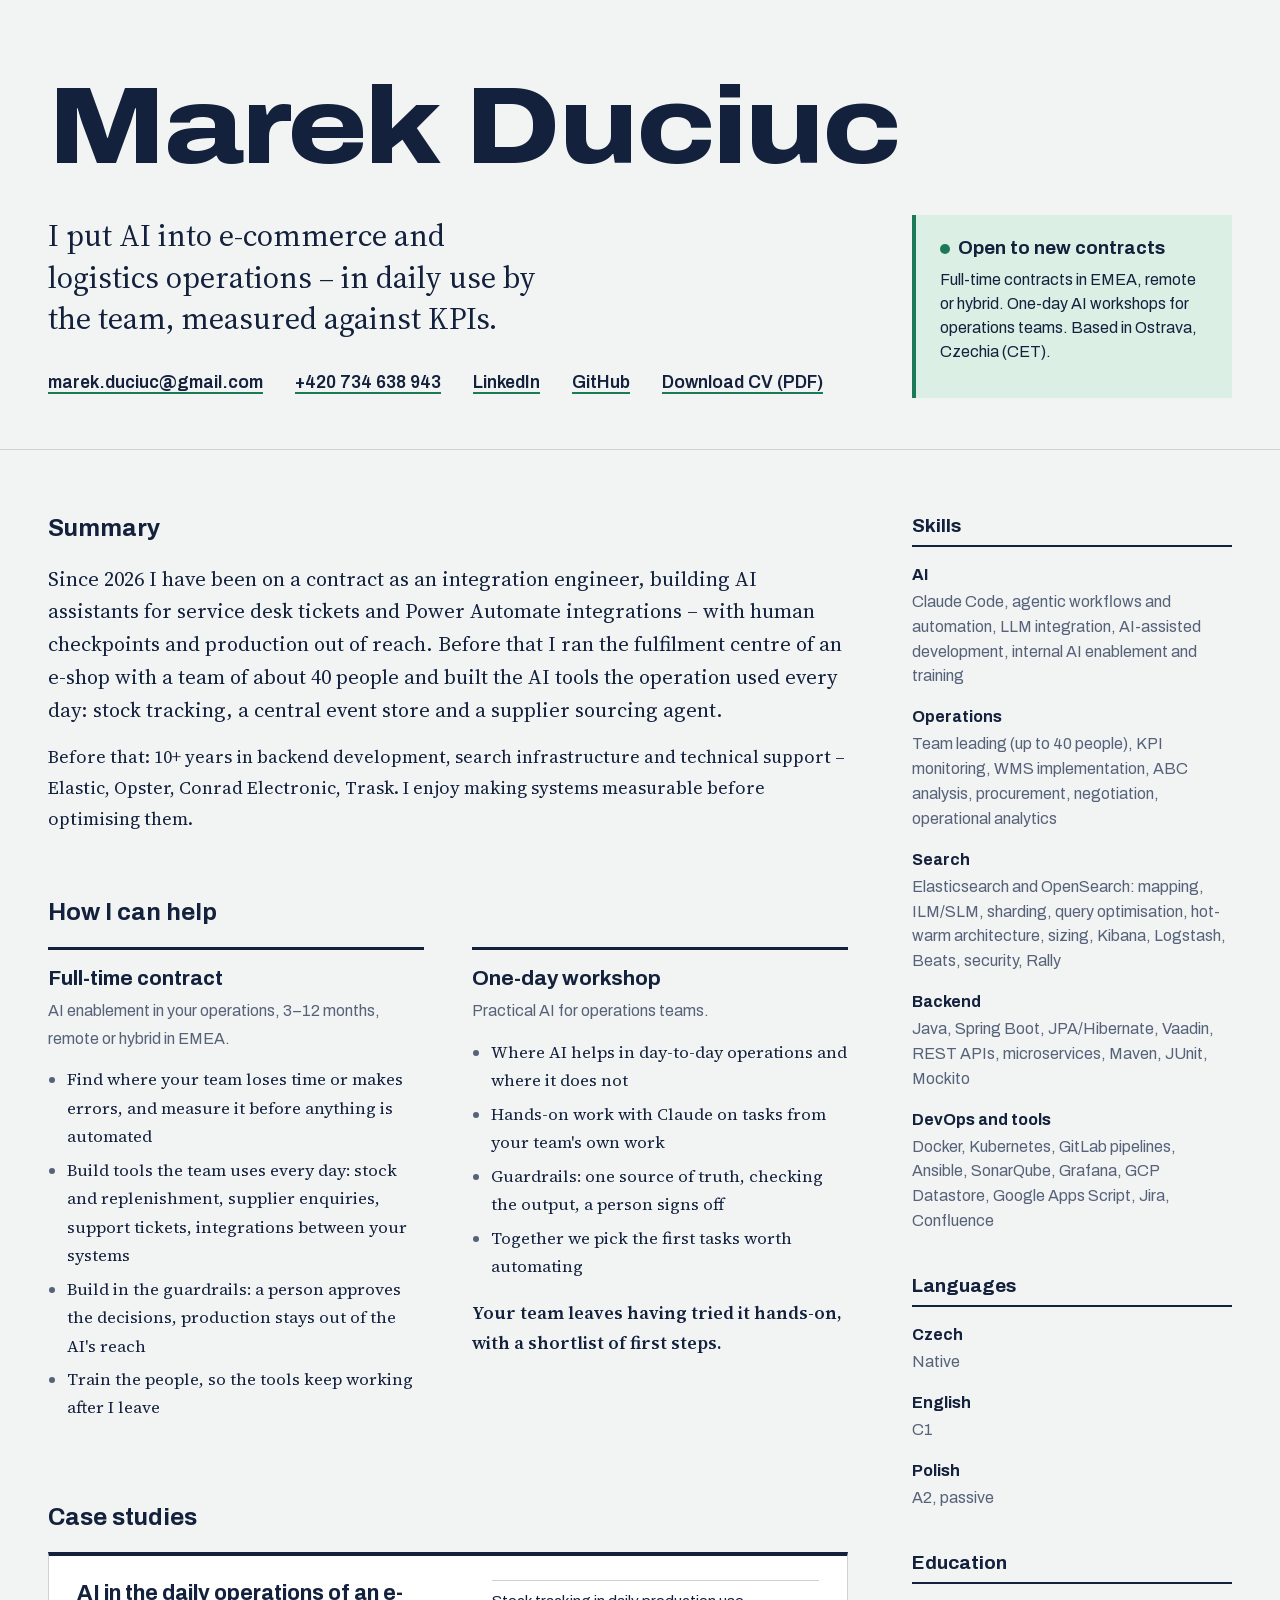
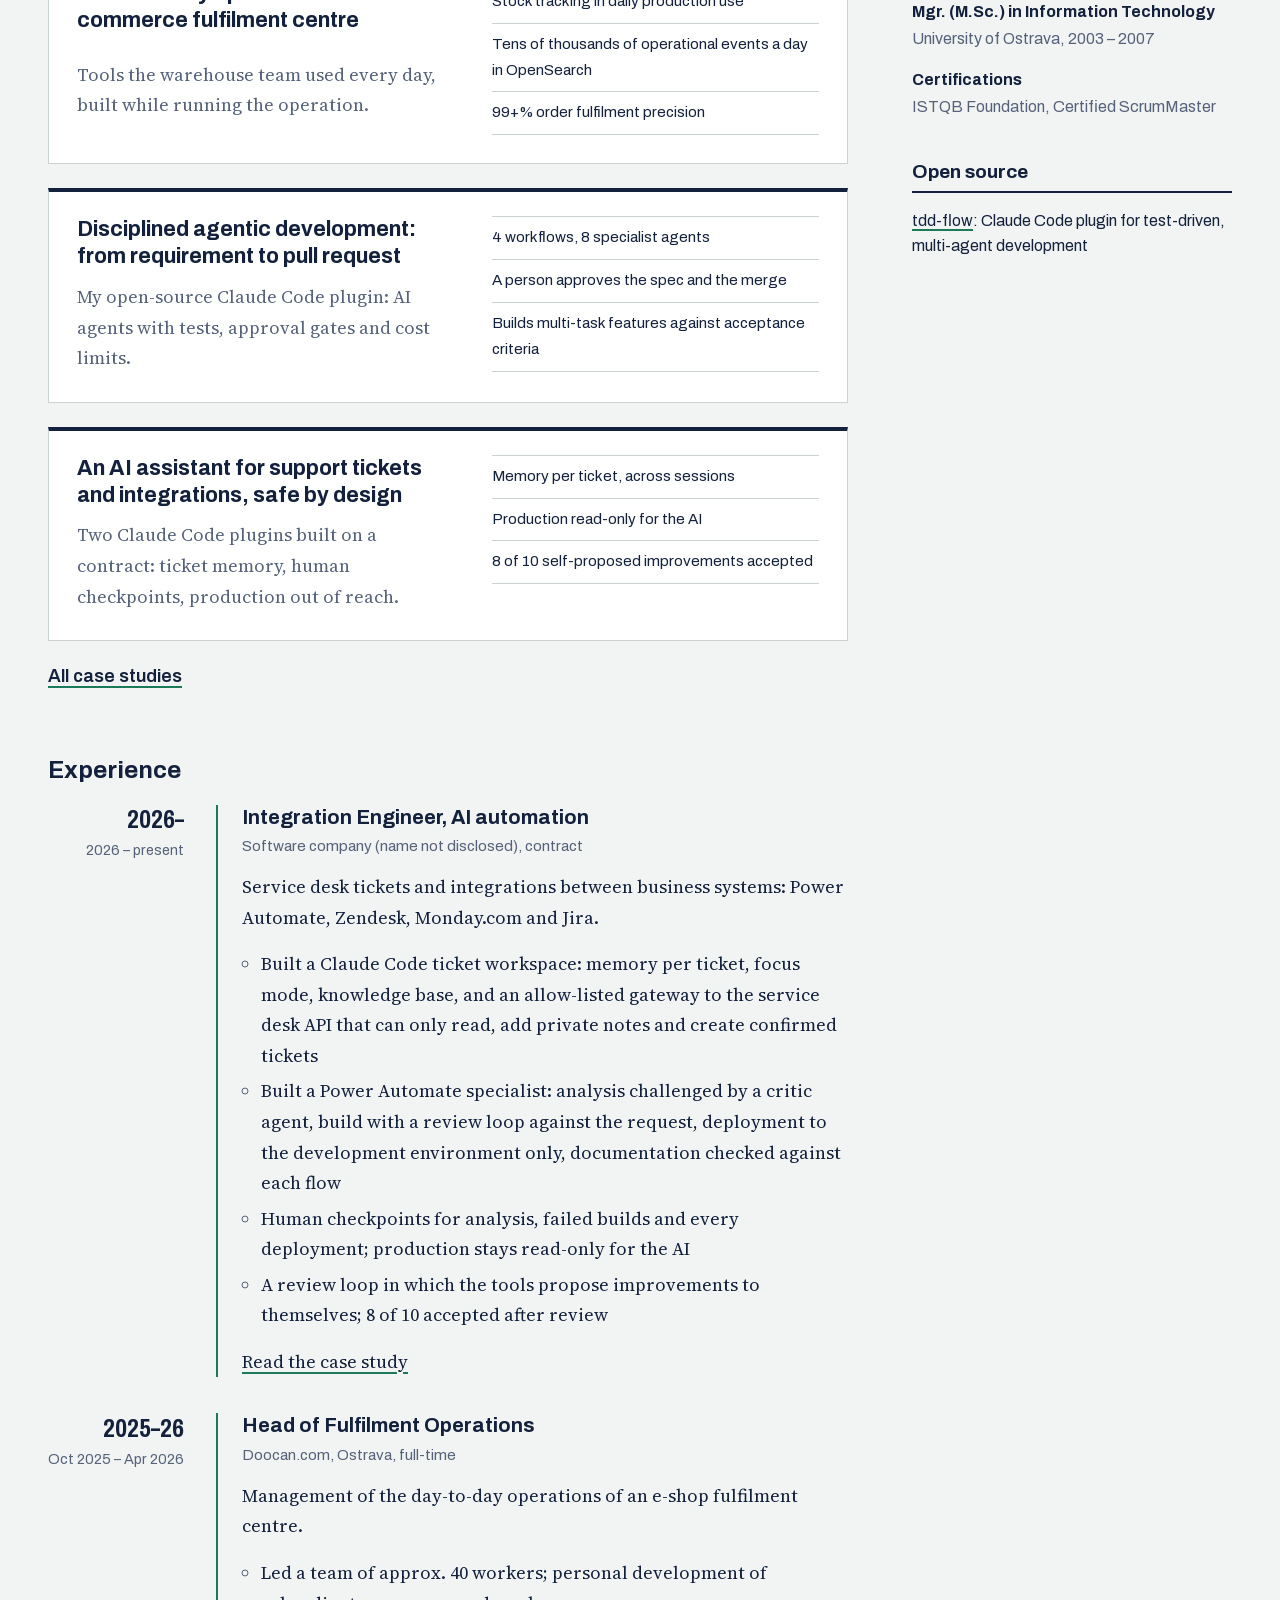
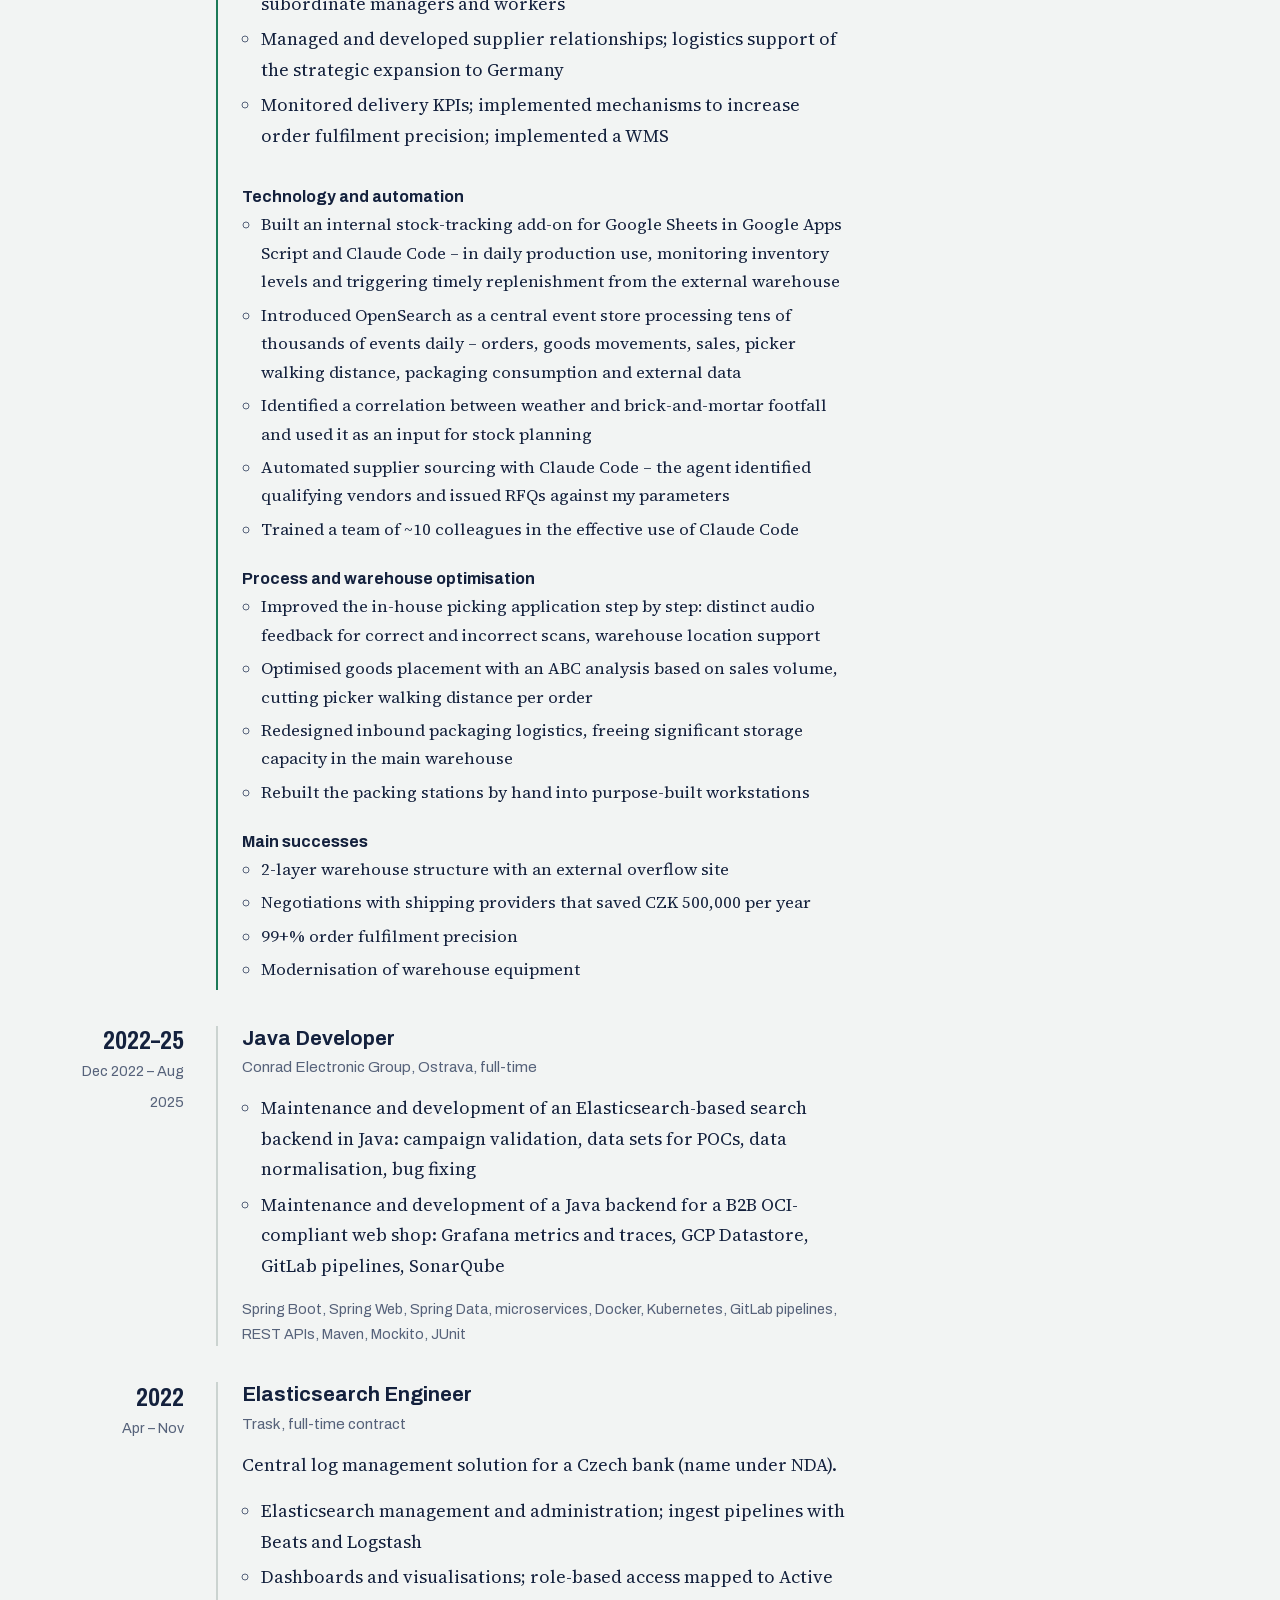
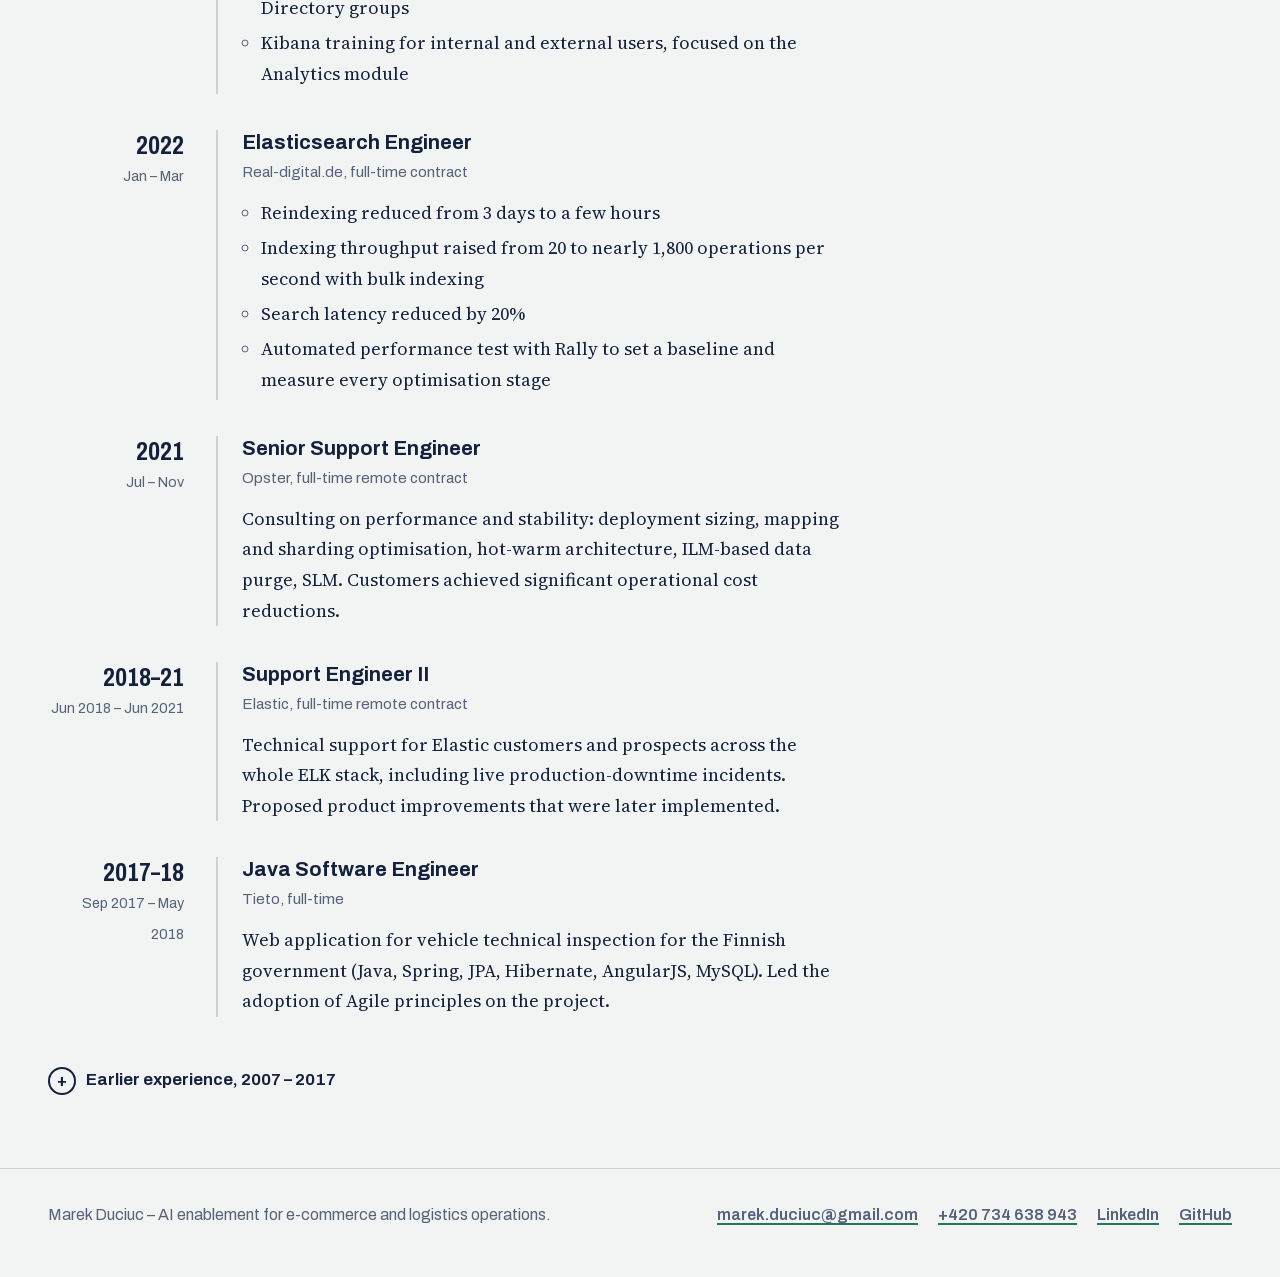
<file: index.html>
<!doctype html>
<html lang="en">
<head>
  <meta charset="utf-8">
  <meta name="viewport" content="width=device-width, initial-scale=1">
  <title>Marek Duciuc – AI enablement for e-commerce & logistics operations</title>
  <meta name="description" content="Marek Duciuc puts AI into e-commerce and logistics operations. Former Head of Fulfilment Operations (team of ~40), 10+ years in backend development, search infrastructure (Elasticsearch/OpenSearch) and technical support. Open to full-time contracts in EMEA.">
  <link rel="canonical" href="https://marekduciuc.github.io/">
  <link rel="alternate" type="text/markdown" href="/cv.md" title="CV in Markdown">
  <link rel="icon" href="/assets/icons/favicon-32.png" sizes="32x32" type="image/png">
  <link rel="icon" href="/assets/icons/icon-192.png" sizes="192x192" type="image/png">
  <link rel="apple-touch-icon" href="/assets/icons/apple-touch-icon.png">
  <meta property="og:type" content="profile">
  <meta property="og:site_name" content="Marek Duciuc">
  <meta property="og:title" content="Marek Duciuc – AI enablement for e-commerce & logistics operations">
  <meta property="og:description" content="I put AI into e-commerce and logistics operations – in daily use by the team, measured against KPIs.">
  <meta property="og:url" content="https://marekduciuc.github.io/">
  <meta property="og:image" content="https://marekduciuc.github.io/assets/og/cv.png">
  <meta property="og:image:width" content="1200">
  <meta property="og:image:height" content="630">
  <meta property="og:image:alt" content="Marek Duciuc – AI enablement for e-commerce & logistics operations">
  <meta name="twitter:card" content="summary_large_image">
  <link rel="stylesheet" href="/assets/site.css">
  <link rel="preload" href="/assets/fonts/archivo-latin.woff2" as="font" type="font/woff2" crossorigin>
  <link rel="preload" href="/assets/fonts/source-serif-4-latin.woff2" as="font" type="font/woff2" crossorigin>
  <script type="application/ld+json">
  {
    "@context": "https://schema.org",
    "@type": "ProfilePage",
    "url": "https://marekduciuc.github.io/",
    "mainEntity": {
      "@type": "Person",
      "name": "Marek Duciuc",
      "honorificPrefix": "Mgr.",
      "jobTitle": "AI enablement for e-commerce and logistics operations",
      "description": "Former Head of Fulfilment Operations (team of ~40). 10+ years in backend development, search infrastructure and technical support. Builds agentic workflows with Claude Code.",
      "url": "https://marekduciuc.github.io/",
      "email": "mailto:marek.duciuc@gmail.com",
      "telephone": "+420734638943",
      "sameAs": [
        "https://www.linkedin.com/in/marekduciuc",
        "https://github.com/marekduciuc"
      ],
      "address": { "@type": "PostalAddress", "addressLocality": "Ostrava", "addressCountry": "CZ" },
      "alumniOf": { "@type": "CollegeOrUniversity", "name": "University of Ostrava" },
      "knowsLanguage": ["cs", "en", "pl"],
      "knowsAbout": [
        "AI enablement", "Agentic workflows", "Claude Code", "Fulfilment operations",
        "Warehouse management", "E-commerce logistics", "Elasticsearch", "OpenSearch",
        "Java", "Spring Boot", "Technical support", "Team leadership"
      ]
    }
  }
  </script>
  <script>
    // PDF build (tools/build-assets.sh opens /?pdf): make site-relative links absolute.
    if (location.search.indexOf("pdf") !== -1) {
      document.addEventListener("DOMContentLoaded", function () {
        document.querySelectorAll("a[href^='/']").forEach(function (a) { a.href = "https://marekduciuc.github.io" + a.getAttribute("href"); });
      });
    }
  </script>
</head>
<body>
<header class="masthead">
  <div class="wrap">
    <h1>Marek Duciuc</h1>
    <div class="masthead-row">
      <div class="masthead-main">
        <p class="offer">I put AI into e-commerce and logistics operations – in daily use by the team, measured against KPIs.</p>
        <ul class="links masthead-contact" aria-label="Contact">
          <li><a href="mailto:marek.duciuc@gmail.com">marek.duciuc@gmail.com</a></li>
          <li><a href="tel:+420734638943">+420 734 638 943</a></li>
          <li><a href="https://www.linkedin.com/in/marekduciuc">LinkedIn</a></li>
          <li><a href="https://github.com/marekduciuc">GitHub</a></li>
          <li><a href="/assets/Marek-Duciuc-CV.pdf" download>Download CV (PDF)</a></li>
        </ul>
      </div>
      <aside class="status" aria-label="Availability">
        <strong>Open to new contracts</strong>
        <p class="status-text">Full-time contracts in EMEA, remote or hybrid. One-day AI workshops for operations teams. Based in Ostrava, Czechia (CET).</p>
      </aside>
    </div>
  </div>
</header>

<div class="wrap layout">
  <main>
    <section aria-labelledby="summary" class="prose wide">
      <h2 id="summary">Summary</h2>
      <p class="lede">
        Since 2026 I have been on a contract as an integration engineer, building AI assistants for
        service desk tickets and Power Automate integrations – with human checkpoints and production out of reach.
        Before that I ran the fulfilment centre of an e-shop with a team of about 40 people and built the AI tools
        the operation used every day: stock tracking, a central event store and a supplier sourcing agent.
      </p>
      <p>
        Before that: 10+ years in backend development, search infrastructure and technical support –
        Elastic, Opster, Conrad Electronic, Trask. I enjoy making systems measurable before optimising them.
      </p>
    </section>

    <section aria-labelledby="help">
      <h2 id="help">How I can help</h2>
      <div class="offers">
        <article class="offer-block">
          <h3>Full-time contract</h3>
          <p class="offer-lead">AI enablement in your operations, 3–12 months, remote or hybrid in EMEA.</p>
          <ul>
            <li>Find where your team loses time or makes errors, and measure it before anything is automated</li>
            <li>Build tools the team uses every day: stock and replenishment, supplier enquiries, support tickets, integrations between your systems</li>
            <li>Build in the guardrails: a person approves the decisions, production stays out of the AI's reach</li>
            <li>Train the people, so the tools keep working after I leave</li>
          </ul>
        </article>
        <article class="offer-block">
          <h3>One-day workshop</h3>
          <p class="offer-lead">Practical AI for operations teams.</p>
          <ul>
            <li>Where AI helps in day-to-day operations and where it does not</li>
            <li>Hands-on work with Claude on tasks from your team's own work</li>
            <li>Guardrails: one source of truth, checking the output, a person signs off</li>
            <li>Together we pick the first tasks worth automating</li>
          </ul>
          <p class="offer-out">Your team leaves having tried it hands-on, with a shortlist of first steps.</p>
        </article>
      </div>
    </section>

    <section aria-labelledby="case-studies">
      <h2 id="case-studies">Case studies</h2>
      <div class="teasers">
        <article class="teaser">
          <h3><a href="/case-studies/doocan.html">AI in the daily operations of an e-commerce fulfilment centre</a></h3>
          <p>Tools the warehouse team used every day, built while running the operation.</p>
          <ul class="facts">
            <li>Stock tracking in daily production use</li>
            <li>Tens of thousands of operational events a day in OpenSearch</li>
            <li>99+% order fulfilment precision</li>
          </ul>
        </article>
        <article class="teaser">
          <h3><a href="/case-studies/tdd-flow.html">Disciplined agentic development: from requirement to pull request</a></h3>
          <p>My open-source Claude Code plugin: AI agents with tests, approval gates and cost limits.</p>
          <ul class="facts">
            <li>4 workflows, 8 specialist agents</li>
            <li>A person approves the spec and the merge</li>
            <li>Builds multi-task features against acceptance criteria</li>
          </ul>
        </article>
        <article class="teaser">
          <h3><a href="/case-studies/support-automation.html">An AI assistant for support tickets and integrations, safe by design</a></h3>
          <p>Two Claude Code plugins built on a contract: ticket memory, human checkpoints, production out of reach.</p>
          <ul class="facts">
            <li>Memory per ticket, across sessions</li>
            <li>Production read-only for the AI</li>
            <li>8 of 10 self-proposed improvements accepted</li>
          </ul>
        </article>
      </div>
      <p class="more"><a href="/case-studies/">All case studies</a></p>
    </section>

    <section aria-labelledby="experience">
      <h2 id="experience">Experience</h2>
      <ol class="timeline">
        <li class="job featured">
          <div class="job-when"><span class="years">2026–</span><span class="months">2026 – present</span></div>
          <div class="job-body">
            <h3>Integration Engineer, AI automation</h3>
            <p class="org">Software company (name not disclosed), contract</p>
            <p>Service desk tickets and integrations between business systems: Power Automate, Zendesk, Monday.com and Jira.</p>
            <ul>
              <li>Built a Claude Code ticket workspace: memory per ticket, focus mode, knowledge base, and an allow-listed gateway to the service desk API that can only read, add private notes and create confirmed tickets</li>
              <li>Built a Power Automate specialist: analysis challenged by a critic agent, build with a review loop against the request, deployment to the development environment only, documentation checked against each flow</li>
              <li>Human checkpoints for analysis, failed builds and every deployment; production stays read-only for the AI</li>
              <li>A review loop in which the tools propose improvements to themselves; 8 of 10 accepted after review</li>
            </ul>
            <p><a href="/case-studies/support-automation.html">Read the case study</a></p>
          </div>
        </li>

        <li class="job featured">
          <div class="job-when"><span class="years">2025–26</span><span class="months">Oct 2025 – Apr 2026</span></div>
          <div class="job-body">
            <h3>Head of Fulfilment Operations</h3>
            <p class="org">Doocan.com, Ostrava, full-time</p>
            <p>Management of the day-to-day operations of an e-shop fulfilment centre.</p>
            <ul>
              <li>Led a team of approx. 40 workers; personal development of subordinate managers and workers</li>
              <li>Managed and developed supplier relationships; logistics support of the strategic expansion to Germany</li>
              <li>Monitored delivery KPIs; implemented mechanisms to increase order fulfilment precision; implemented a WMS</li>
            </ul>
            <div class="groups">
              <div>
                <h4>Technology and automation</h4>
                <ul>
                  <li>Built an internal stock-tracking add-on for Google Sheets in Google Apps Script and Claude Code – in daily production use, monitoring inventory levels and triggering timely replenishment from the external warehouse</li>
                  <li>Introduced OpenSearch as a central event store processing tens of thousands of events daily – orders, goods movements, sales, picker walking distance, packaging consumption and external data</li>
                  <li>Identified a correlation between weather and brick-and-mortar footfall and used it as an input for stock planning</li>
                  <li>Automated supplier sourcing with Claude Code – the agent identified qualifying vendors and issued RFQs against my parameters</li>
                  <li>Trained a team of ~10 colleagues in the effective use of Claude Code</li>
                </ul>
              </div>
              <div>
                <h4>Process and warehouse optimisation</h4>
                <ul>
                  <li>Improved the in-house picking application step by step: distinct audio feedback for correct and incorrect scans, warehouse location support</li>
                  <li>Optimised goods placement with an ABC analysis based on sales volume, cutting picker walking distance per order</li>
                  <li>Redesigned inbound packaging logistics, freeing significant storage capacity in the main warehouse</li>
                  <li>Rebuilt the packing stations by hand into purpose-built workstations</li>
                </ul>
              </div>
              <div>
                <h4>Main successes</h4>
                <ul>
                  <li>2-layer warehouse structure with an external overflow site</li>
                  <li>Negotiations with shipping providers that saved CZK 500,000 per year</li>
                  <li>99+% order fulfilment precision</li>
                  <li>Modernisation of warehouse equipment</li>
                </ul>
              </div>
            </div>
          </div>
        </li>

        <li class="job">
          <div class="job-when"><span class="years">2022–25</span><span class="months">Dec 2022 – Aug 2025</span></div>
          <div class="job-body">
            <h3>Java Developer</h3>
            <p class="org">Conrad Electronic Group, Ostrava, full-time</p>
            <ul>
              <li>Maintenance and development of an Elasticsearch-based search backend in Java: campaign validation, data sets for POCs, data normalisation, bug fixing</li>
              <li>Maintenance and development of a Java backend for a B2B OCI-compliant web shop: Grafana metrics and traces, GCP Datastore, GitLab pipelines, SonarQube</li>
            </ul>
            <p class="tags">Spring Boot, Spring Web, Spring Data, microservices, Docker, Kubernetes, GitLab pipelines, REST APIs, Maven, Mockito, JUnit</p>
          </div>
        </li>

        <li class="job">
          <div class="job-when"><span class="years">2022</span><span class="months">Apr – Nov</span></div>
          <div class="job-body">
            <h3>Elasticsearch Engineer</h3>
            <p class="org">Trask, full-time contract</p>
            <p>Central log management solution for a Czech bank (name under NDA).</p>
            <ul>
              <li>Elasticsearch management and administration; ingest pipelines with Beats and Logstash</li>
              <li>Dashboards and visualisations; role-based access mapped to Active Directory groups</li>
              <li>Kibana training for internal and external users, focused on the Analytics module</li>
            </ul>
          </div>
        </li>

        <li class="job">
          <div class="job-when"><span class="years">2022</span><span class="months">Jan – Mar</span></div>
          <div class="job-body">
            <h3>Elasticsearch Engineer</h3>
            <p class="org">Real-digital.de, full-time contract</p>
            <ul>
              <li>Reindexing reduced from 3 days to a few hours</li>
              <li>Indexing throughput raised from 20 to nearly 1,800 operations per second with bulk indexing</li>
              <li>Search latency reduced by 20%</li>
              <li>Automated performance test with Rally to set a baseline and measure every optimisation stage</li>
            </ul>
          </div>
        </li>

        <li class="job">
          <div class="job-when"><span class="years">2021</span><span class="months">Jul – Nov</span></div>
          <div class="job-body">
            <h3>Senior Support Engineer</h3>
            <p class="org">Opster, full-time remote contract</p>
            <p>Consulting on performance and stability: deployment sizing, mapping and sharding optimisation, hot-warm architecture, ILM-based data purge, SLM. Customers achieved significant operational cost reductions.</p>
          </div>
        </li>

        <li class="job">
          <div class="job-when"><span class="years">2018–21</span><span class="months">Jun 2018 – Jun 2021</span></div>
          <div class="job-body">
            <h3>Support Engineer II</h3>
            <p class="org">Elastic, full-time remote contract</p>
            <p>Technical support for Elastic customers and prospects across the whole ELK stack, including live production-downtime incidents. Proposed product improvements that were later implemented.</p>
          </div>
        </li>

        <li class="job">
          <div class="job-when"><span class="years">2017–18</span><span class="months">Sep 2017 – May 2018</span></div>
          <div class="job-body">
            <h3>Java Software Engineer</h3>
            <p class="org">Tieto, full-time</p>
            <p>Web application for vehicle technical inspection for the Finnish government (Java, Spring, JPA, Hibernate, AngularJS, MySQL). Led the adoption of Agile principles on the project.</p>
          </div>
        </li>
      </ol>
      <details class="earlier">
        <summary>Earlier experience, 2007 – 2017</summary>
        <ol class="timeline">
        <li class="job">
          <div class="job-when"><span class="years">2016–17</span><span class="months">Jan 2016 – Aug 2017</span></div>
          <div class="job-body">
            <h3>Senior Support Engineer, then Senior Consultant and Project Manager</h3>
            <p class="org">Price f(x), full-time</p>
            <ul>
              <li>Technical support for Pricefx customers – misconfigurations and server errors</li>
              <li>Java integration layer between Jira and Jitbit through their REST APIs</li>
              <li>Monitoring application for internal job execution (Java, Spring Boot, Vaadin)</li>
              <li>Led the Confluence implementation across the organisation</li>
            </ul>
          </div>
        </li>

        <li class="job">
          <div class="job-when"><span class="years">2015</span><span class="months">Jun – Dec</span></div>
          <div class="job-body">
            <h3>Consultant</h3>
            <p class="org">TopMonks</p>
            <p>Senior support engineer on the Pricefx project.</p>
          </div>
        </li>

        <li class="job">
          <div class="job-when"><span class="years">2007–15</span></div>
          <div class="job-body">
            <h3>Programmer</h3>
            <p class="org">Tieto, HSBC, Vendavo</p>
            <p>Including a Vendavo implementation at Philips in Eindhoven, Netherlands, with SAP data integration.</p>
          </div>
        </li>
        </ol>
      </details>
    </section>
  </main>

  <aside class="side" aria-label="Skills, languages and education">
    <section aria-labelledby="skills">
      <h2 id="skills">Skills</h2>
      <dl>
        <dt>AI</dt>
        <dd>Claude Code, agentic workflows and automation, LLM integration, AI-assisted development, internal AI enablement and training</dd>
        <dt>Operations</dt>
        <dd>Team leading (up to 40 people), KPI monitoring, WMS implementation, ABC analysis, procurement, negotiation, operational analytics</dd>
        <dt>Search</dt>
        <dd>Elasticsearch and OpenSearch: mapping, ILM/SLM, sharding, query optimisation, hot-warm architecture, sizing, Kibana, Logstash, Beats, security, Rally</dd>
        <dt>Backend</dt>
        <dd>Java, Spring Boot, JPA/Hibernate, Vaadin, REST APIs, microservices, Maven, JUnit, Mockito</dd>
        <dt>DevOps and tools</dt>
        <dd>Docker, Kubernetes, GitLab pipelines, Ansible, SonarQube, Grafana, GCP Datastore, Google Apps Script, Jira, Confluence</dd>
      </dl>
    </section>

    <section aria-labelledby="languages">
      <h2 id="languages">Languages</h2>
      <dl>
        <dt>Czech</dt><dd>Native</dd>
        <dt>English</dt><dd>C1</dd>
        <dt>Polish</dt><dd>A2, passive</dd>
      </dl>
    </section>

    <section aria-labelledby="education">
      <h2 id="education">Education</h2>
      <dl>
        <dt>Mgr. (M.Sc.) in Information Technology</dt>
        <dd>University of Ostrava, 2003 – 2007</dd>
        <dt>Certifications</dt>
        <dd>ISTQB Foundation, Certified ScrumMaster</dd>
      </dl>
    </section>

    <section aria-labelledby="open-source">
      <h2 id="open-source">Open source</h2>
      <ul>
        <li><a href="https://github.com/marekduciuc/marek-plugins">tdd-flow</a>: Claude Code plugin for test-driven, multi-agent development</li>
      </ul>
    </section>
  </aside>
</div>

<footer class="site-foot">
  <div class="wrap">
    <p>Marek Duciuc – AI enablement for e-commerce and logistics operations.</p>
    <ul class="links">
      <li><a href="mailto:marek.duciuc@gmail.com">marek.duciuc@gmail.com</a></li>
      <li><a href="tel:+420734638943">+420 734 638 943</a></li>
      <li><a href="https://www.linkedin.com/in/marekduciuc">LinkedIn</a></li>
      <li><a href="https://github.com/marekduciuc">GitHub</a></li>
    </ul>
  </div>
</footer>
</body>
</html>
</file>
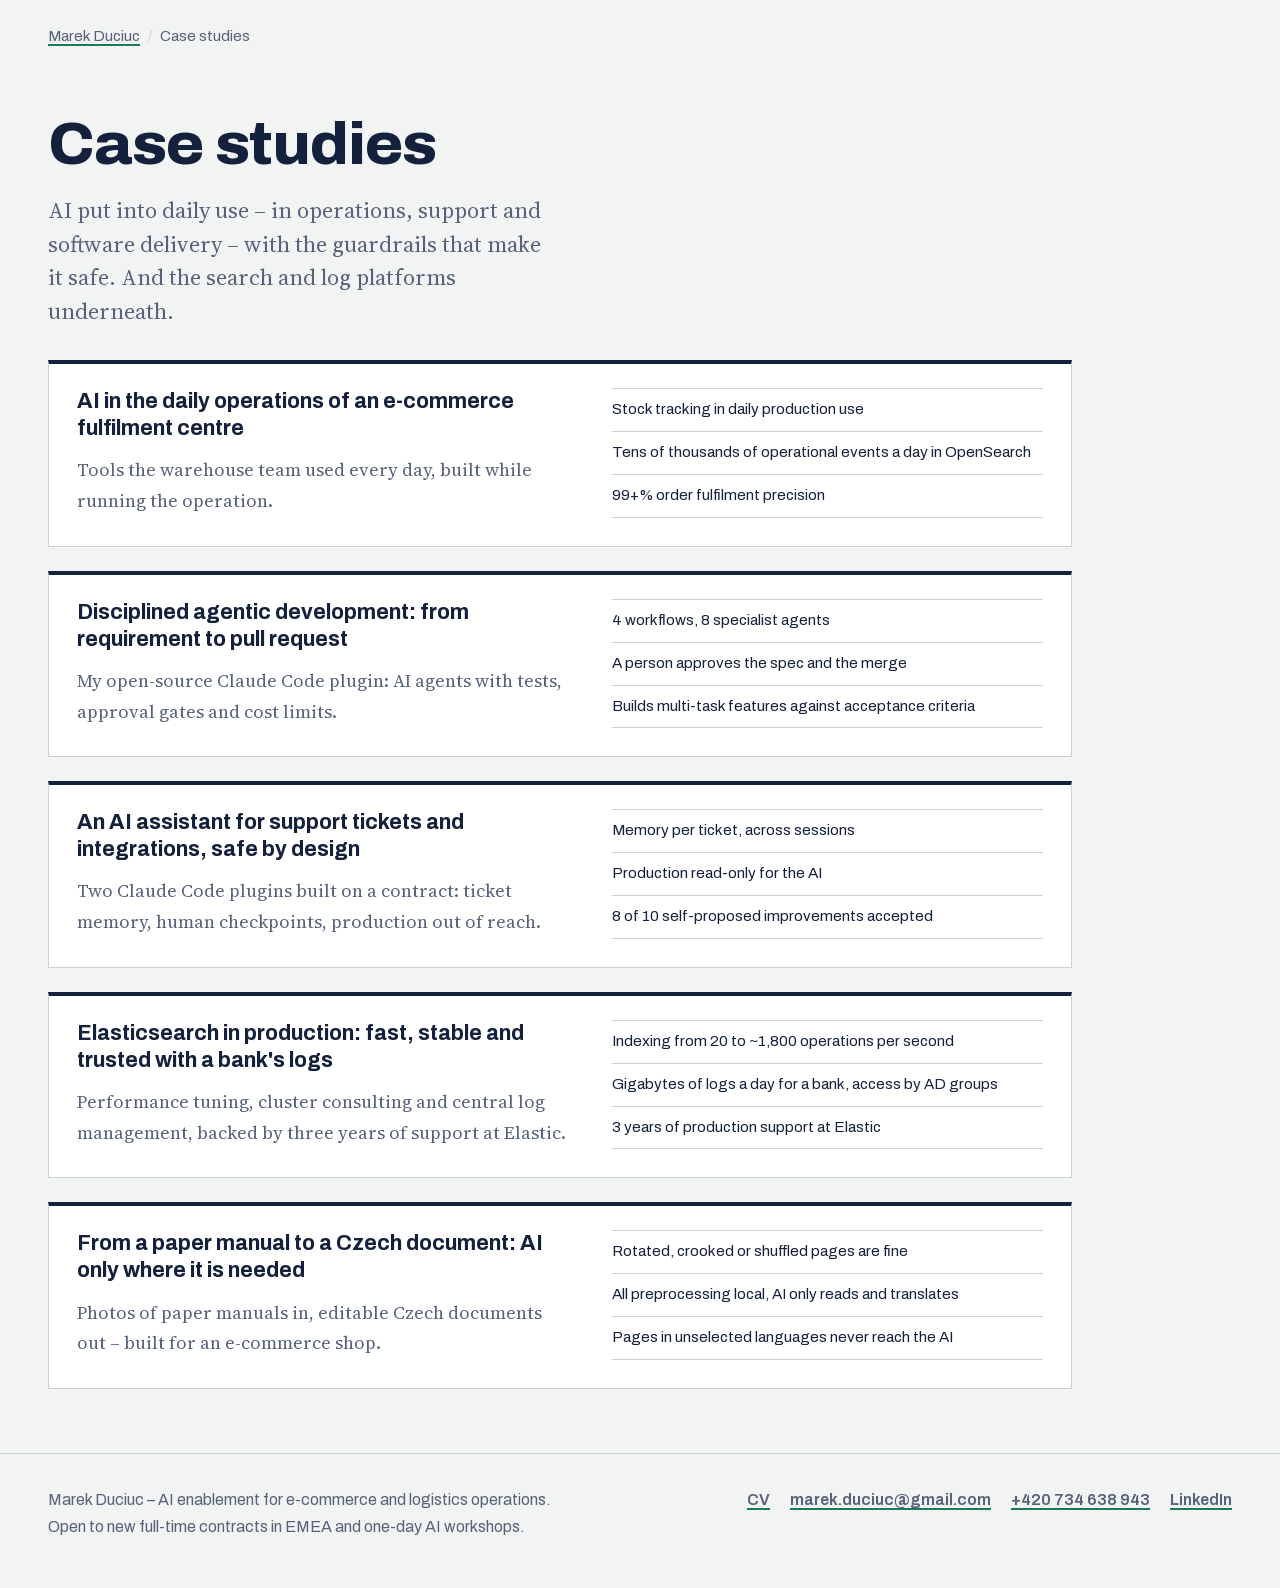
<file: case-studies/index.html>
<!doctype html>
<html lang="en">
<head>
  <meta charset="utf-8">
  <meta name="viewport" content="width=device-width, initial-scale=1">
  <title>Case Studies – Marek Duciuc</title>
  <meta name="description" content="All case studies by Marek Duciuc: AI put into daily use in operations, support and software delivery – with the guardrails that make it safe – and Elasticsearch performance and log management.">
  <link rel="canonical" href="https://marekduciuc.github.io/case-studies/">
  <link rel="icon" href="/assets/icons/favicon-32.png" sizes="32x32" type="image/png">
  <link rel="icon" href="/assets/icons/icon-192.png" sizes="192x192" type="image/png">
  <link rel="apple-touch-icon" href="/assets/icons/apple-touch-icon.png">
  <meta property="og:type" content="website">
  <meta property="og:site_name" content="Marek Duciuc">
  <meta property="og:title" content="Case studies – Marek Duciuc">
  <meta property="og:description" content="AI put into daily use – in operations, support and software delivery – with the guardrails that make it safe.">
  <meta property="og:url" content="https://marekduciuc.github.io/case-studies/">
  <meta property="og:image" content="https://marekduciuc.github.io/assets/og/case-studies.png">
  <meta property="og:image:width" content="1200">
  <meta property="og:image:height" content="630">
  <meta property="og:image:alt" content="Case studies – Marek Duciuc">
  <meta name="twitter:card" content="summary_large_image">
  <link rel="stylesheet" href="/assets/site.css">
  <link rel="preload" href="/assets/fonts/archivo-latin.woff2" as="font" type="font/woff2" crossorigin>
  <link rel="preload" href="/assets/fonts/source-serif-4-latin.woff2" as="font" type="font/woff2" crossorigin>
  <script type="application/ld+json">
  {
    "@context": "https://schema.org",
    "@type": "CollectionPage",
    "name": "Case studies",
    "url": "https://marekduciuc.github.io/case-studies/",
    "author": { "@type": "Person", "name": "Marek Duciuc", "url": "https://marekduciuc.github.io/" },
    "mainEntity": {
      "@type": "ItemList",
      "itemListElement": [
      { "@type": "ListItem", "position": 1, "url": "https://marekduciuc.github.io/case-studies/doocan.html", "name": "AI in the daily operations of an e-commerce fulfilment centre" },
      { "@type": "ListItem", "position": 2, "url": "https://marekduciuc.github.io/case-studies/tdd-flow.html", "name": "Disciplined agentic development: from requirement to pull request" },
      { "@type": "ListItem", "position": 3, "url": "https://marekduciuc.github.io/case-studies/support-automation.html", "name": "An AI assistant for support tickets and integrations, safe by design" },
      { "@type": "ListItem", "position": 4, "url": "https://marekduciuc.github.io/case-studies/elasticsearch.html", "name": "Elasticsearch in production: fast, stable and trusted with a bank's logs" },
      { "@type": "ListItem", "position": 5, "url": "https://marekduciuc.github.io/case-studies/manual-translator.html", "name": "From a paper manual to a Czech document: AI only where it is needed" }
      ]
    }
  }
  </script>
</head>
<body>
<div class="wrap">
  <nav class="crumbs" aria-label="Breadcrumb">
    <ol>
      <li><a href="/">Marek Duciuc</a></li>
      <li aria-current="page">Case studies</li>
    </ol>
  </nav>

  <header class="case-head">
    <h1>Case studies</h1>
    <p class="deck">AI put into daily use – in operations, support and software delivery – with the guardrails that make it safe. And the search and log platforms underneath.</p>
  </header>

  <main class="list-page">
    <div class="teasers list">
      <article class="teaser">
          <h3><a href="/case-studies/doocan.html">AI in the daily operations of an e-commerce fulfilment centre</a></h3>
          <p>Tools the warehouse team used every day, built while running the operation.</p>
          <ul class="facts">
            <li>Stock tracking in daily production use</li>
            <li>Tens of thousands of operational events a day in OpenSearch</li>
            <li>99+% order fulfilment precision</li>
          </ul>
      </article>
      <article class="teaser">
          <h3><a href="/case-studies/tdd-flow.html">Disciplined agentic development: from requirement to pull request</a></h3>
          <p>My open-source Claude Code plugin: AI agents with tests, approval gates and cost limits.</p>
          <ul class="facts">
            <li>4 workflows, 8 specialist agents</li>
            <li>A person approves the spec and the merge</li>
            <li>Builds multi-task features against acceptance criteria</li>
          </ul>
      </article>
      <article class="teaser">
          <h3><a href="/case-studies/support-automation.html">An AI assistant for support tickets and integrations, safe by design</a></h3>
          <p>Two Claude Code plugins built on a contract: ticket memory, human checkpoints, production out of reach.</p>
          <ul class="facts">
            <li>Memory per ticket, across sessions</li>
            <li>Production read-only for the AI</li>
            <li>8 of 10 self-proposed improvements accepted</li>
          </ul>
      </article>
      <article class="teaser">
          <h3><a href="/case-studies/elasticsearch.html">Elasticsearch in production: fast, stable and trusted with a bank's logs</a></h3>
          <p>Performance tuning, cluster consulting and central log management, backed by three years of support at Elastic.</p>
          <ul class="facts">
            <li>Indexing from 20 to ~1,800 operations per second</li>
            <li>Gigabytes of logs a day for a bank, access by AD groups</li>
            <li>3 years of production support at Elastic</li>
          </ul>
      </article>
      <article class="teaser">
          <h3><a href="/case-studies/manual-translator.html">From a paper manual to a Czech document: AI only where it is needed</a></h3>
          <p>Photos of paper manuals in, editable Czech documents out – built for an e-commerce shop.</p>
          <ul class="facts">
            <li>Rotated, crooked or shuffled pages are fine</li>
            <li>All preprocessing local, AI only reads and translates</li>
            <li>Pages in unselected languages never reach the AI</li>
          </ul>
      </article>
    </div>
  </main>
</div>

<footer class="site-foot">
  <div class="wrap">
    <p>Marek Duciuc – AI enablement for e-commerce and logistics operations. Open to new full-time contracts in EMEA and one-day AI workshops.</p>
    <ul class="links">
      <li><a href="/">CV</a></li>
      <li><a href="mailto:marek.duciuc@gmail.com">marek.duciuc@gmail.com</a></li>
      <li><a href="tel:+420734638943">+420 734 638 943</a></li>
      <li><a href="https://www.linkedin.com/in/marekduciuc">LinkedIn</a></li>
    </ul>
  </div>
</footer>
</body>
</html>
</file>
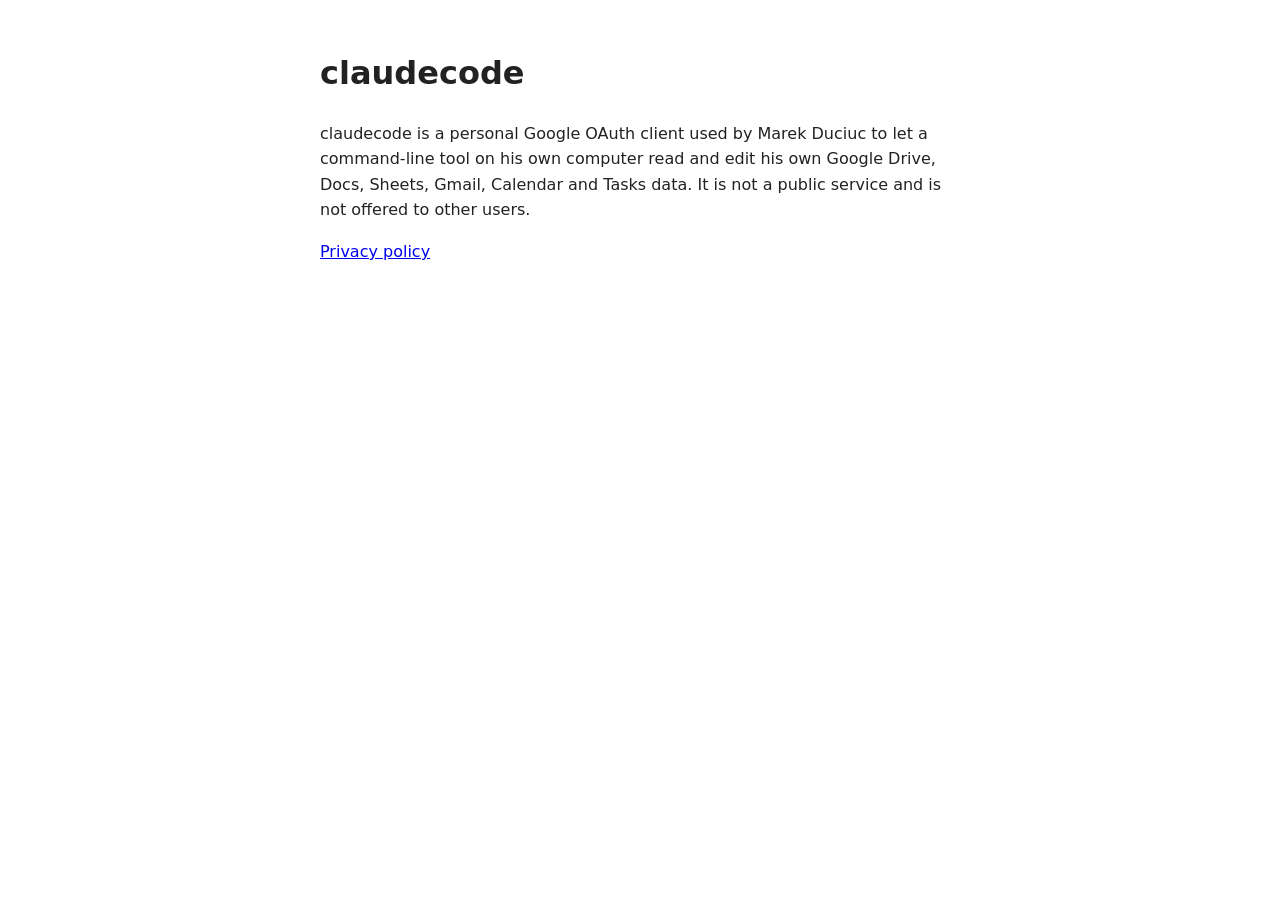
<file: google/index.html>
<!doctype html>
<!-- Homepage for the personal Google OAuth client "claudecode"; required by Google to publish the OAuth consent screen. -->
<html lang="en">
<head>
  <meta charset="utf-8">
  <meta name="viewport" content="width=device-width, initial-scale=1">
  <title>claudecode</title>
  <style>
    body { max-width: 40rem; margin: 3rem auto; padding: 0 1rem; font: 16px/1.6 system-ui, sans-serif; color: #222; background: #fff; }
    @media (prefers-color-scheme: dark) { body { color: #ddd; background: #111; } a { color: #8ab4f8; } }
  </style>
</head>
<body>
  <h1>claudecode</h1>
  <p>
    claudecode is a personal Google OAuth client used by Marek Duciuc to let a command-line tool on his own computer
    read and edit his own Google Drive, Docs, Sheets, Gmail, Calendar and Tasks data.
    It is not a public service and is not offered to other users.
  </p>
  <p><a href="privacy.html">Privacy policy</a></p>
</body>
</html>
</file>
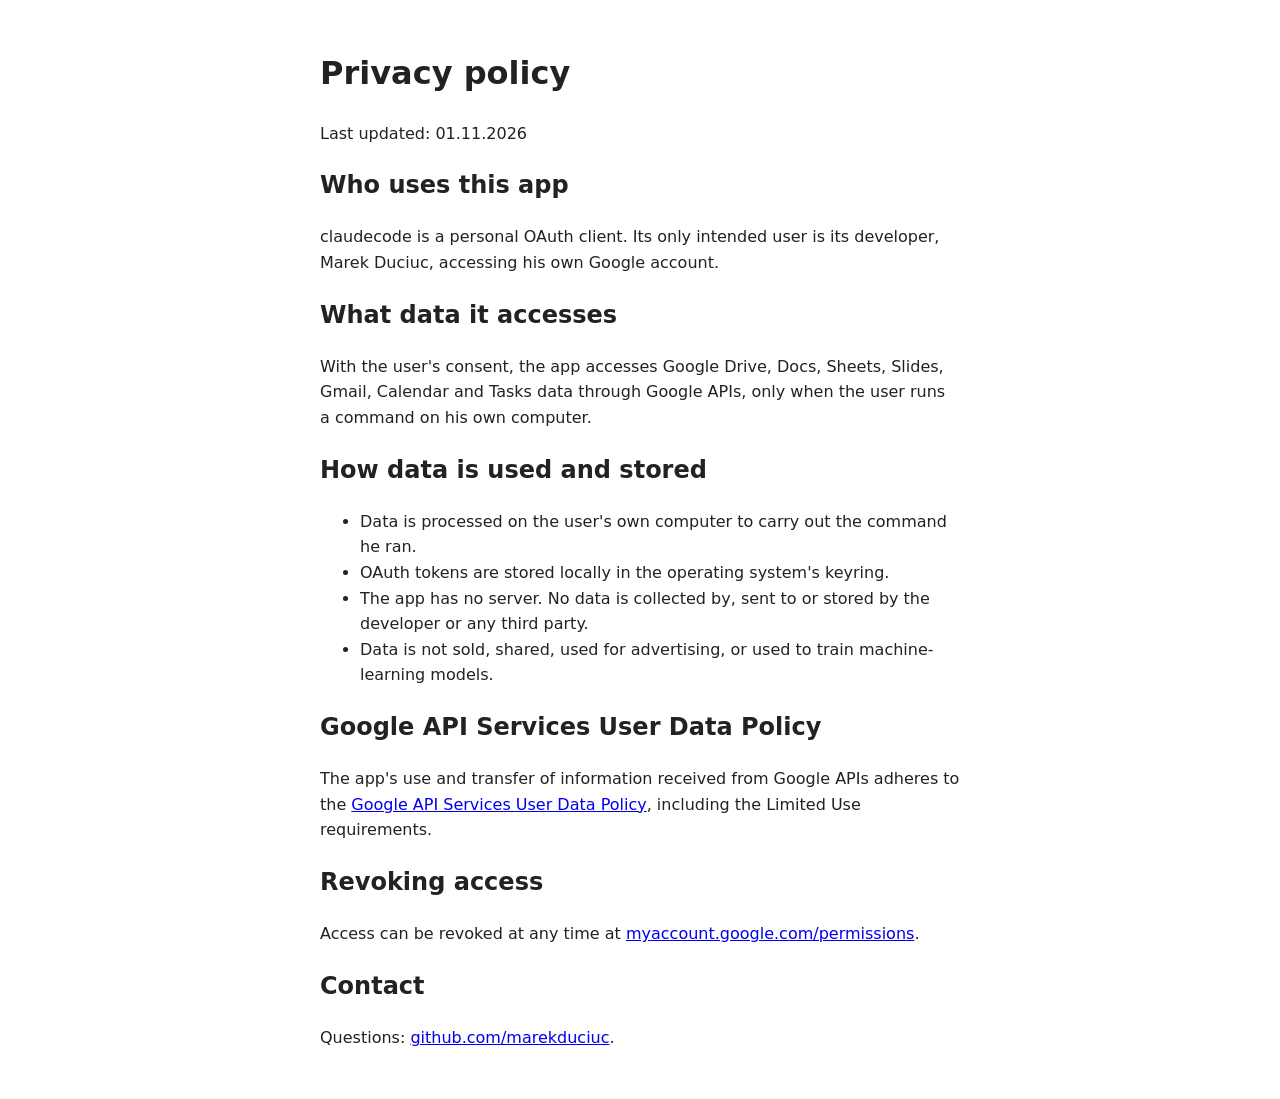
<file: privacy.html>
<!doctype html>
<!-- Privacy policy for the personal Google OAuth client "claudecode"; required by Google to publish the OAuth consent screen. -->
<html lang="en">
<head>
  <meta charset="utf-8">
  <meta name="viewport" content="width=device-width, initial-scale=1">
  <title>claudecode privacy policy</title>
  <style>
    body { max-width: 40rem; margin: 3rem auto; padding: 0 1rem; font: 16px/1.6 system-ui, sans-serif; color: #222; background: #fff; }
    @media (prefers-color-scheme: dark) { body { color: #ddd; background: #111; } a { color: #8ab4f8; } }
  </style>
</head>
<body>
  <h1>Privacy policy</h1>
  <p>Last updated: 01.11.2026</p>

  <h2>Who uses this app</h2>
  <p>claudecode is a personal OAuth client. Its only intended user is its developer, Marek Duciuc, accessing his own Google account.</p>

  <h2>What data it accesses</h2>
  <p>With the user's consent, the app accesses Google Drive, Docs, Sheets, Slides, Gmail, Calendar and Tasks data through Google APIs, only when the user runs a command on his own computer.</p>

  <h2>How data is used and stored</h2>
  <ul>
    <li>Data is processed on the user's own computer to carry out the command he ran.</li>
    <li>OAuth tokens are stored locally in the operating system's keyring.</li>
    <li>The app has no server. No data is collected by, sent to or stored by the developer or any third party.</li>
    <li>Data is not sold, shared, used for advertising, or used to train machine-learning models.</li>
  </ul>

  <h2>Google API Services User Data Policy</h2>
  <p>
    The app's use and transfer of information received from Google APIs adheres to the
    <a href="https://developers.google.com/terms/api-services-user-data-policy">Google API Services User Data Policy</a>,
    including the Limited Use requirements.
  </p>

  <h2>Revoking access</h2>
  <p>Access can be revoked at any time at <a href="https://myaccount.google.com/permissions">myaccount.google.com/permissions</a>.</p>

  <h2>Contact</h2>
  <p>Questions: <a href="https://github.com/marekduciuc">github.com/marekduciuc</a>.</p>
</body>
</html>
</file>
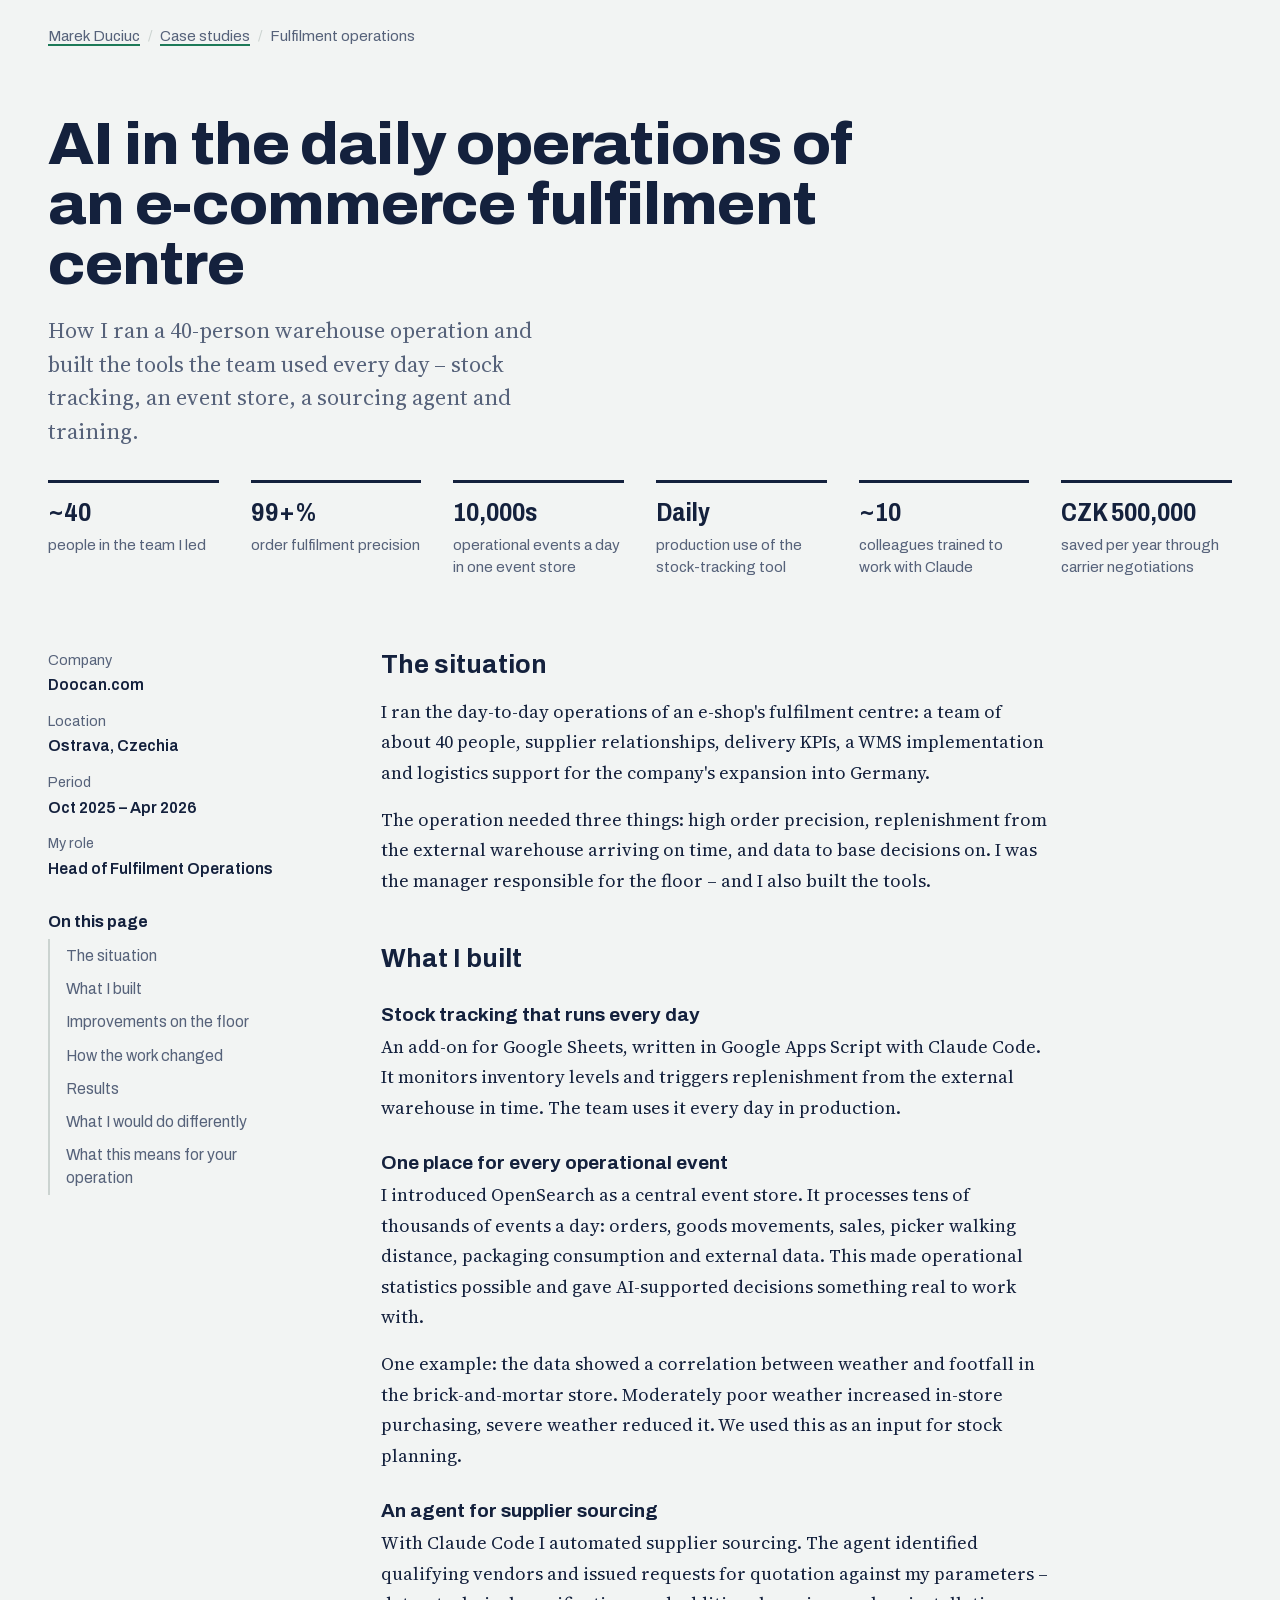
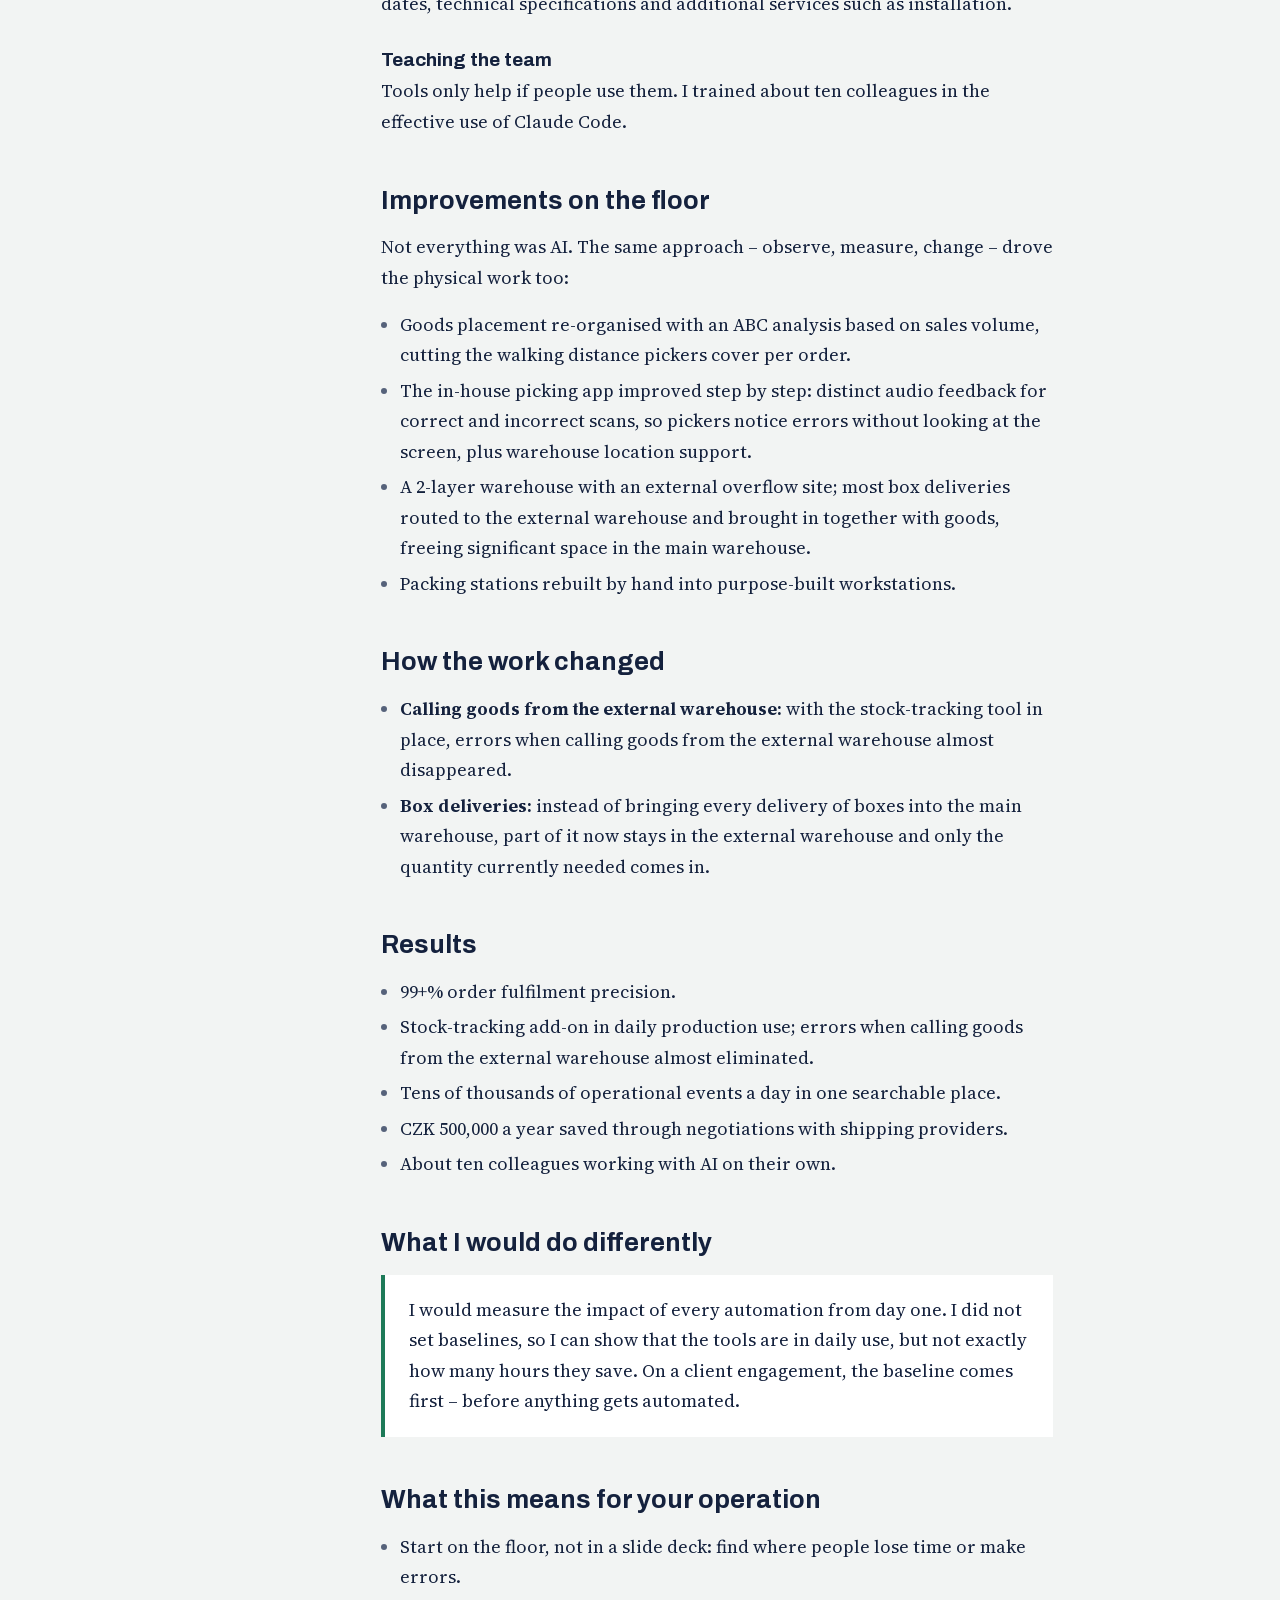
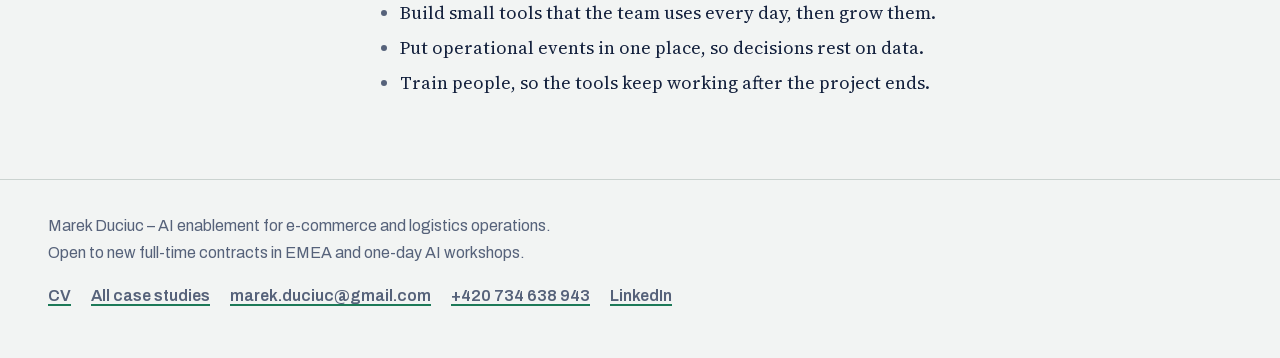
<file: case-studies/doocan.html>
<!doctype html>
<html lang="en">
<head>
  <meta charset="utf-8">
  <meta name="viewport" content="width=device-width, initial-scale=1">
  <title>AI in Fulfilment Operations – Marek Duciuc</title>
  <meta name="description" content="Case study: putting AI into the daily operations of an e-commerce fulfilment centre – stock tracking, an operational event store, a supplier sourcing agent and team training.">
  <link rel="canonical" href="https://marekduciuc.github.io/case-studies/doocan.html">
  <link rel="icon" href="/assets/icons/favicon-32.png" sizes="32x32" type="image/png">
  <link rel="icon" href="/assets/icons/icon-192.png" sizes="192x192" type="image/png">
  <link rel="apple-touch-icon" href="/assets/icons/apple-touch-icon.png">
  <meta property="og:type" content="article">
  <meta property="og:site_name" content="Marek Duciuc">
  <meta property="og:title" content="AI in the daily operations of an e-commerce fulfilment centre">
  <meta property="og:description" content="How I ran a 40-person warehouse operation and built the tools the team used every day.">
  <meta property="og:url" content="https://marekduciuc.github.io/case-studies/doocan.html">
  <meta property="og:image" content="https://marekduciuc.github.io/assets/og/doocan.png">
  <meta property="og:image:width" content="1200">
  <meta property="og:image:height" content="630">
  <meta property="og:image:alt" content="AI in the daily operations of an e-commerce fulfilment centre">
  <meta name="twitter:card" content="summary_large_image">
  <link rel="stylesheet" href="/assets/site.css">
  <link rel="preload" href="/assets/fonts/archivo-latin.woff2" as="font" type="font/woff2" crossorigin>
  <link rel="preload" href="/assets/fonts/source-serif-4-latin.woff2" as="font" type="font/woff2" crossorigin>
  <script type="application/ld+json">
  {
    "@context": "https://schema.org",
    "@type": "Article",
    "headline": "AI in the daily operations of an e-commerce fulfilment centre",
    "url": "https://marekduciuc.github.io/case-studies/doocan.html",
    "inLanguage": "en",
    "author": { "@type": "Person", "name": "Marek Duciuc", "url": "https://marekduciuc.github.io/" },
    "about": ["AI enablement", "Fulfilment operations", "OpenSearch", "Claude Code"]
  }
  </script>
</head>
<body>
<div class="wrap">
  <nav class="crumbs" aria-label="Breadcrumb">
    <ol>
      <li><a href="/">Marek Duciuc</a></li>
      <li><a href="/case-studies/">Case studies</a></li>
      <li aria-current="page">Fulfilment operations</li>
    </ol>
  </nav>

  <header class="case-head">
    <h1>AI in the daily operations of an e-commerce fulfilment centre</h1>
    <p class="deck">How I ran a 40-person warehouse operation and built the tools the team used every day – stock tracking, an event store, a sourcing agent and training.</p>
  </header>

  <dl class="facts-band" aria-label="Key facts">
    <div><dt>~40</dt><dd>people in the team I led</dd></div>
    <div><dt>99+%</dt><dd>order fulfilment precision</dd></div>
    <div><dt>10,000s</dt><dd>operational events a day in one event store</dd></div>
    <div><dt>Daily</dt><dd>production use of the stock-tracking tool</dd></div>
    <div><dt>~10</dt><dd>colleagues trained to work with Claude</dd></div>
    <div><dt>CZK 500,000</dt><dd>saved per year through carrier negotiations</dd></div>
  </dl>

  <div class="case-layout">
    <aside class="case-aside">
      <div>
        <dl>
          <dt>Company</dt><dd>Doocan.com</dd>
          <dt>Location</dt><dd>Ostrava, Czechia</dd>
          <dt>Period</dt><dd>Oct 2025 – Apr 2026</dd>
          <dt>My role</dt><dd>Head of Fulfilment Operations</dd>
        </dl>
        <nav aria-labelledby="toc">
          <h2 id="toc">On this page</h2>
          <ol>
            <li><a href="#situation">The situation</a></li>
            <li><a href="#built">What I built</a></li>
            <li><a href="#floor">Improvements on the floor</a></li>
            <li><a href="#process">How the work changed</a></li>
            <li><a href="#results">Results</a></li>
            <li><a href="#differently">What I would do differently</a></li>
            <li><a href="#for-you">What this means for your operation</a></li>
          </ol>
        </nav>
      </div>
    </aside>

    <article class="article">
      <h2 id="situation">The situation</h2>
      <p>
        I ran the day-to-day operations of an e-shop's fulfilment centre: a team of about 40 people,
        supplier relationships, delivery KPIs, a WMS implementation and logistics support for the
        company's expansion into Germany.
      </p>
      <p>
        The operation needed three things: high order precision, replenishment from the external
        warehouse arriving on time, and data to base decisions on. I was the manager responsible for
        the floor – and I also built the tools.
      </p>

      <h2 id="built">What I built</h2>
      <h3>Stock tracking that runs every day</h3>
      <p>
        An add-on for Google Sheets, written in Google Apps Script with Claude Code. It monitors
        inventory levels and triggers replenishment from the external warehouse in time.
        The team uses it every day in production.
      </p>
      <h3>One place for every operational event</h3>
      <p>
        I introduced OpenSearch as a central event store. It processes tens of thousands of events a day:
        orders, goods movements, sales, picker walking distance, packaging consumption and external data.
        This made operational statistics possible and gave AI-supported decisions something real to work with.
      </p>
      <p>
        One example: the data showed a correlation between weather and footfall in the brick-and-mortar
        store. Moderately poor weather increased in-store purchasing, severe weather reduced it.
        We used this as an input for stock planning.
      </p>
      <h3>An agent for supplier sourcing</h3>
      <p>
        With Claude Code I automated supplier sourcing. The agent identified qualifying vendors and
        issued requests for quotation against my parameters – dates, technical specifications and
        additional services such as installation.
      </p>
      <h3>Teaching the team</h3>
      <p>
        Tools only help if people use them. I trained about ten colleagues in the effective use of
        Claude Code.
      </p>

      <h2 id="floor">Improvements on the floor</h2>
      <p>Not everything was AI. The same approach – observe, measure, change – drove the physical work too:</p>
      <ul>
        <li>Goods placement re-organised with an ABC analysis based on sales volume, cutting the walking distance pickers cover per order.</li>
        <li>The in-house picking app improved step by step: distinct audio feedback for correct and incorrect scans, so pickers notice errors without looking at the screen, plus warehouse location support.</li>
        <li>A 2-layer warehouse with an external overflow site; most box deliveries routed to the external warehouse and brought in together with goods, freeing significant space in the main warehouse.</li>
        <li>Packing stations rebuilt by hand into purpose-built workstations.</li>
      </ul>

      <h2 id="process">How the work changed</h2>
      <ul>
        <li><strong>Calling goods from the external warehouse:</strong> with the stock-tracking tool in place, errors when calling goods from the external warehouse almost disappeared.</li>
        <li><strong>Box deliveries:</strong> instead of bringing every delivery of boxes into the main warehouse, part of it now stays in the external warehouse and only the quantity currently needed comes in.</li>
      </ul>

      <h2 id="results">Results</h2>
      <ul>
        <li>99+% order fulfilment precision.</li>
        <li>Stock-tracking add-on in daily production use; errors when calling goods from the external warehouse almost eliminated.</li>
        <li>Tens of thousands of operational events a day in one searchable place.</li>
        <li>CZK 500,000 a year saved through negotiations with shipping providers.</li>
        <li>About ten colleagues working with AI on their own.</li>
      </ul>

      <h2 id="differently">What I would do differently</h2>
      <p class="note">
        I would measure the impact of every automation from day one. I did not set baselines, so I can
        show that the tools are in daily use, but not exactly how many hours they save. On a client
        engagement, the baseline comes first – before anything gets automated.
      </p>

      <h2 id="for-you">What this means for your operation</h2>
      <ul>
        <li>Start on the floor, not in a slide deck: find where people lose time or make errors.</li>
        <li>Build small tools that the team uses every day, then grow them.</li>
        <li>Put operational events in one place, so decisions rest on data.</li>
        <li>Train people, so the tools keep working after the project ends.</li>
      </ul>
    </article>
  </div>
</div>

<footer class="site-foot">
  <div class="wrap">
    <p>Marek Duciuc – AI enablement for e-commerce and logistics operations. Open to new full-time contracts in EMEA and one-day AI workshops.</p>
    <ul class="links">
      <li><a href="/">CV</a></li>
      <li><a href="/case-studies/">All case studies</a></li>
      <li><a href="mailto:marek.duciuc@gmail.com">marek.duciuc@gmail.com</a></li>
      <li><a href="tel:+420734638943">+420 734 638 943</a></li>
      <li><a href="https://www.linkedin.com/in/marekduciuc">LinkedIn</a></li>
    </ul>
  </div>
</footer>
</body>
</html>
</file>
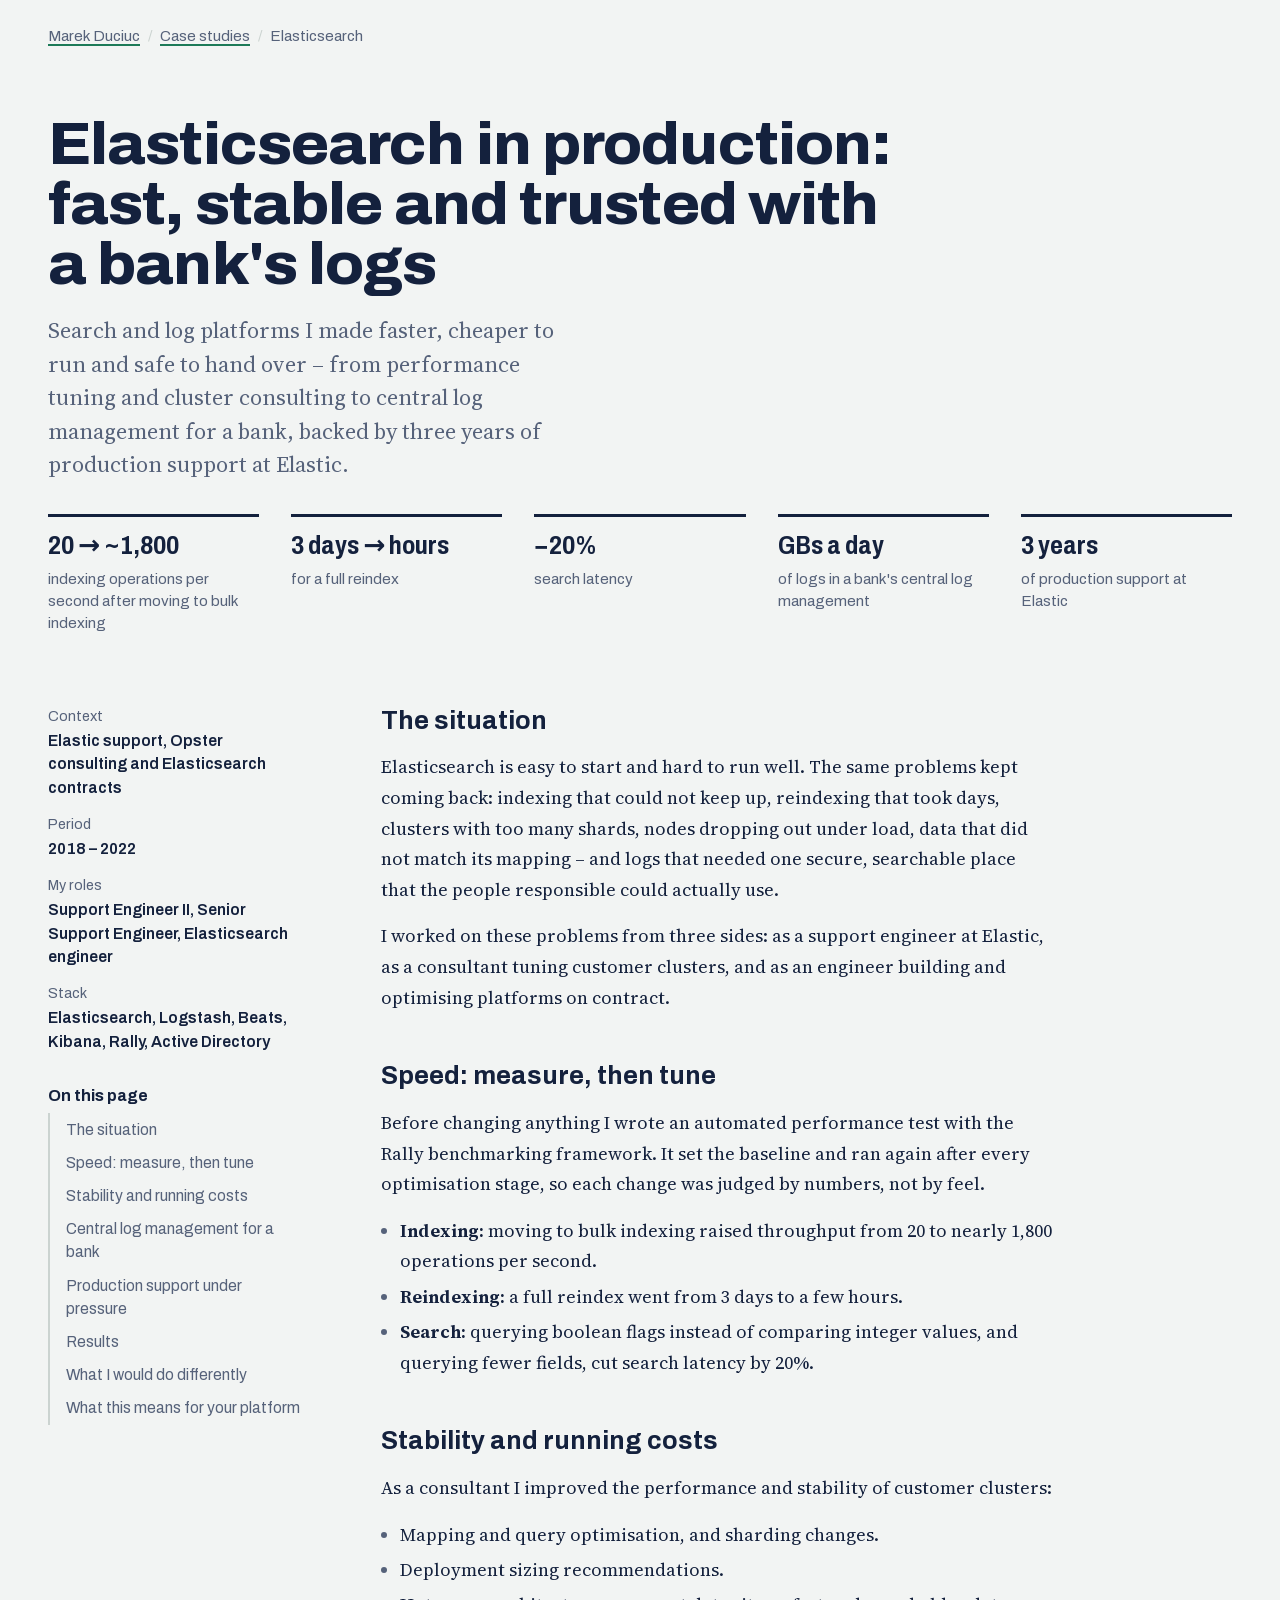
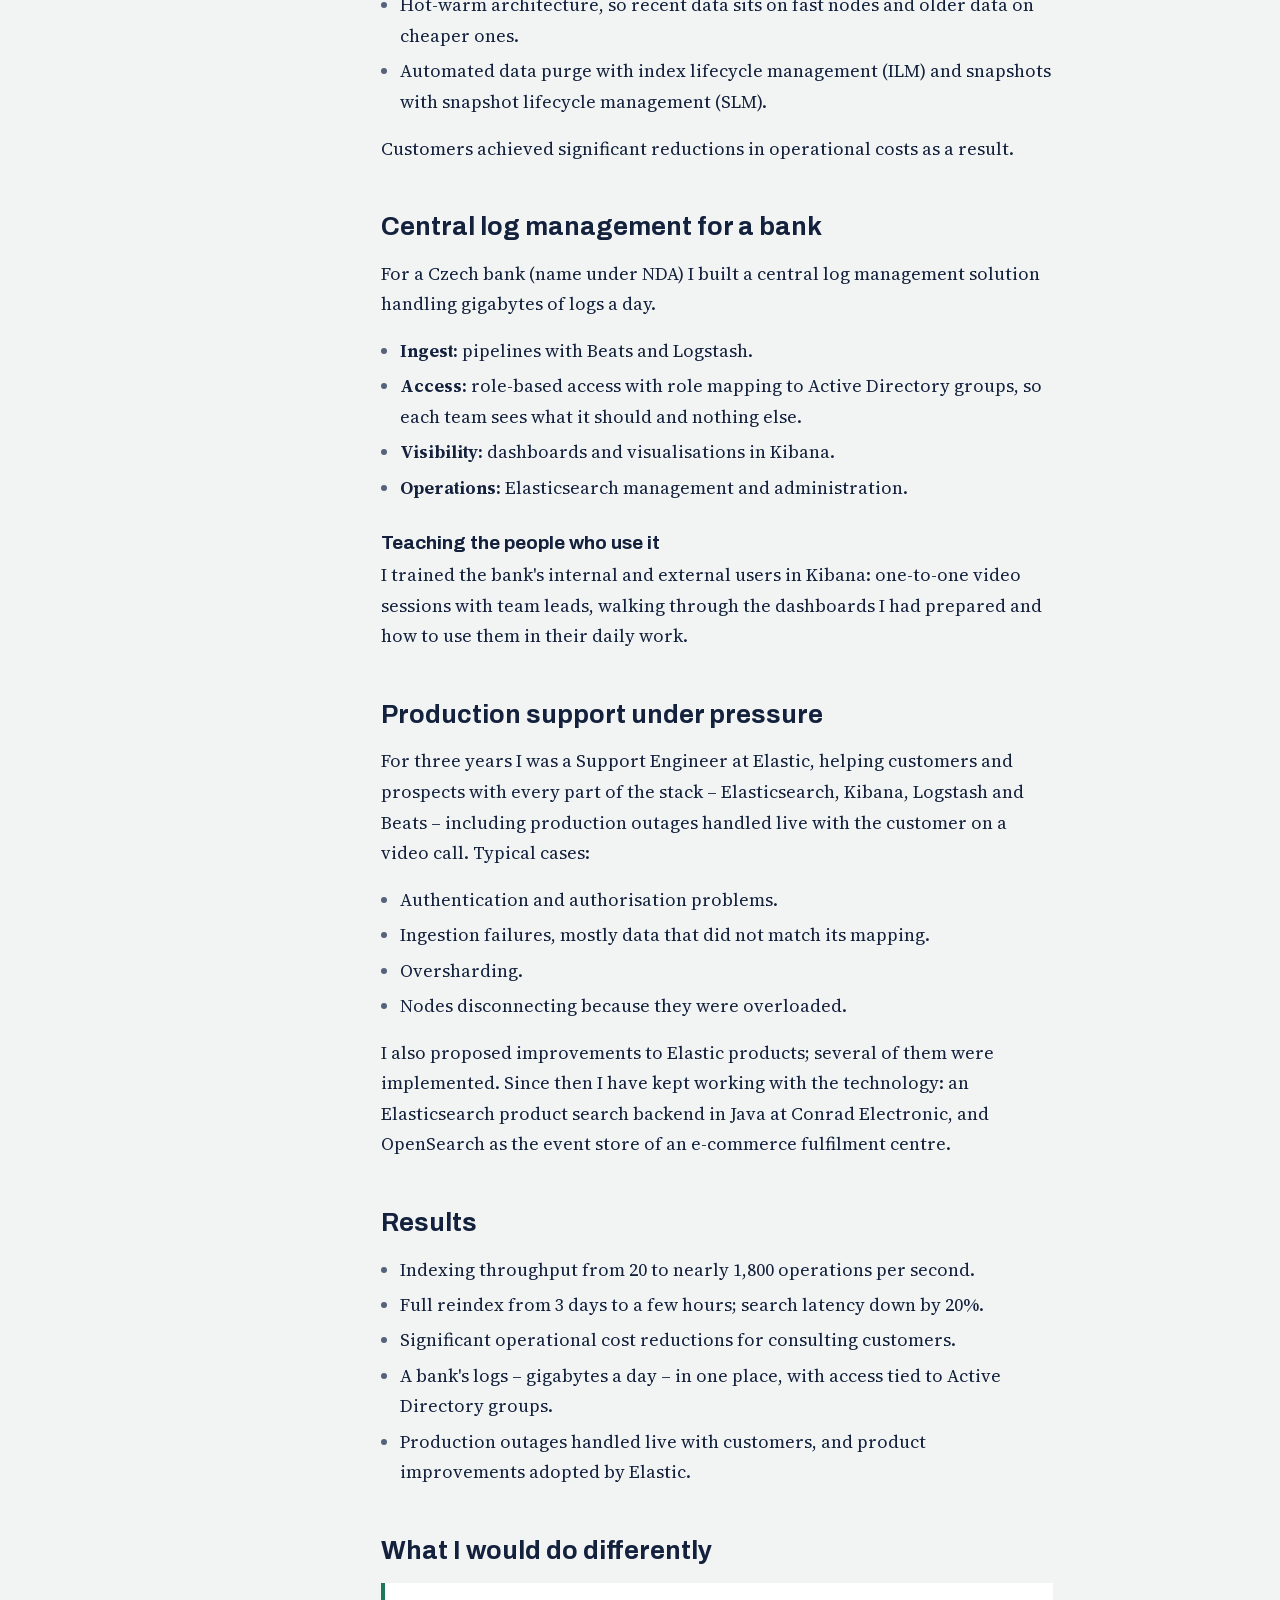
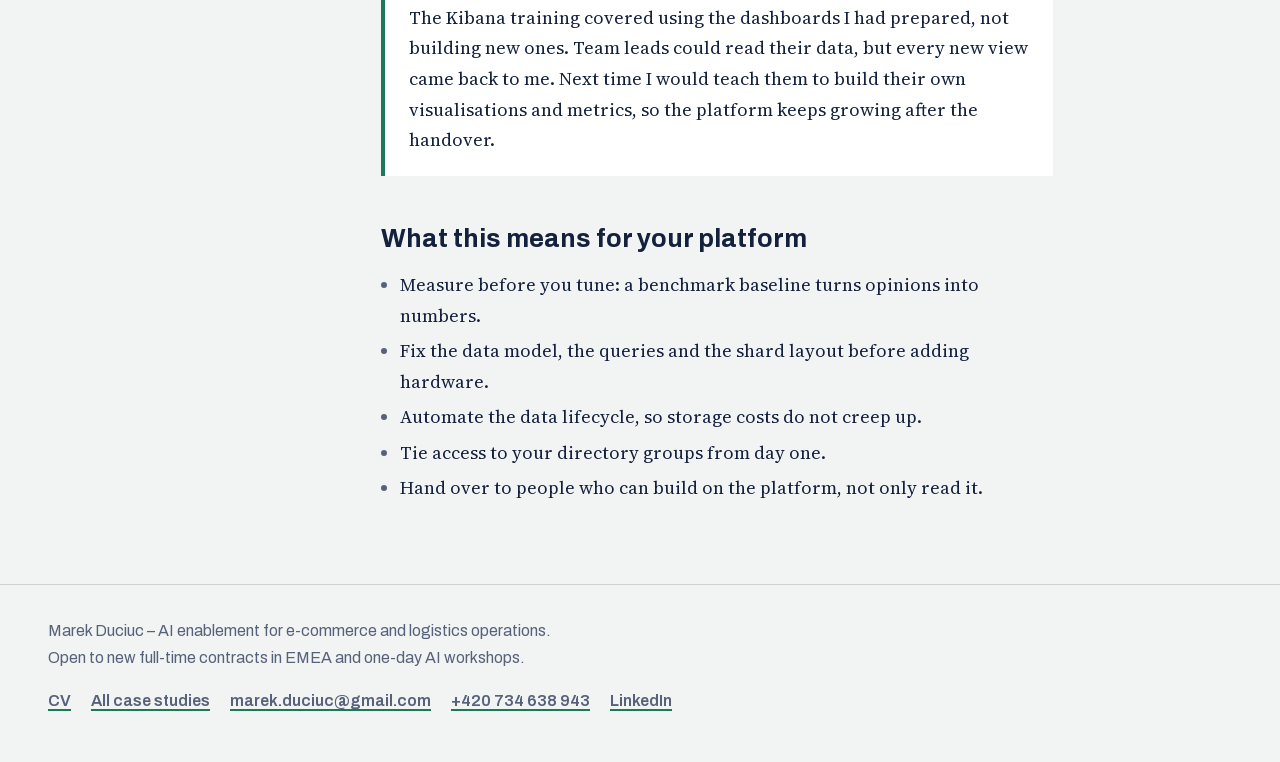
<file: case-studies/elasticsearch.html>
<!doctype html>
<html lang="en">
<head>
  <meta charset="utf-8">
  <meta name="viewport" content="width=device-width, initial-scale=1">
  <title>Elasticsearch in Production – Marek Duciuc</title>
  <meta name="description" content="Case study: making Elasticsearch fast, stable and cheaper to run – performance tuning, cluster consulting, central log management for a bank and three years of production support at Elastic.">
  <link rel="canonical" href="https://marekduciuc.github.io/case-studies/elasticsearch.html">
  <link rel="icon" href="/assets/icons/favicon-32.png" sizes="32x32" type="image/png">
  <link rel="icon" href="/assets/icons/icon-192.png" sizes="192x192" type="image/png">
  <link rel="apple-touch-icon" href="/assets/icons/apple-touch-icon.png">
  <meta property="og:type" content="article">
  <meta property="og:site_name" content="Marek Duciuc">
  <meta property="og:title" content="Elasticsearch in production: fast, stable and trusted with a bank's logs">
  <meta property="og:description" content="Performance tuning, cluster consulting, central log management for a bank and three years of production support at Elastic.">
  <meta property="og:url" content="https://marekduciuc.github.io/case-studies/elasticsearch.html">
  <meta property="og:image" content="https://marekduciuc.github.io/assets/og/elasticsearch.png">
  <meta property="og:image:width" content="1200">
  <meta property="og:image:height" content="630">
  <meta property="og:image:alt" content="Elasticsearch in production: fast, stable and trusted with a bank's logs">
  <meta name="twitter:card" content="summary_large_image">
  <link rel="stylesheet" href="/assets/site.css">
  <link rel="preload" href="/assets/fonts/archivo-latin.woff2" as="font" type="font/woff2" crossorigin>
  <link rel="preload" href="/assets/fonts/source-serif-4-latin.woff2" as="font" type="font/woff2" crossorigin>
  <script type="application/ld+json">
  {
    "@context": "https://schema.org",
    "@type": "Article",
    "headline": "Elasticsearch in production: fast, stable and trusted with a bank's logs",
    "url": "https://marekduciuc.github.io/case-studies/elasticsearch.html",
    "inLanguage": "en",
    "author": { "@type": "Person", "name": "Marek Duciuc", "url": "https://marekduciuc.github.io/" },
    "about": ["Elasticsearch", "Performance tuning", "Log management", "Kibana", "Technical support"]
  }
  </script>
</head>
<body>
<div class="wrap">
  <nav class="crumbs" aria-label="Breadcrumb">
    <ol>
      <li><a href="/">Marek Duciuc</a></li>
      <li><a href="/case-studies/">Case studies</a></li>
      <li aria-current="page">Elasticsearch</li>
    </ol>
  </nav>

  <header class="case-head">
    <h1>Elasticsearch in production: fast, stable and trusted with a bank's logs</h1>
    <p class="deck">Search and log platforms I made faster, cheaper to run and safe to hand over – from performance tuning and cluster consulting to central log management for a bank, backed by three years of production support at Elastic.</p>
  </header>

  <dl class="facts-band" aria-label="Key facts">
    <div><dt>20 → ~1,800</dt><dd>indexing operations per second after moving to bulk indexing</dd></div>
    <div><dt>3 days → hours</dt><dd>for a full reindex</dd></div>
    <div><dt>−20%</dt><dd>search latency</dd></div>
    <div><dt>GBs a day</dt><dd>of logs in a bank's central log management</dd></div>
    <div><dt>3 years</dt><dd>of production support at Elastic</dd></div>
  </dl>

  <div class="case-layout">
    <aside class="case-aside">
      <div>
        <dl>
          <dt>Context</dt><dd>Elastic support, Opster consulting and Elasticsearch contracts</dd>
          <dt>Period</dt><dd>2018 – 2022</dd>
          <dt>My roles</dt><dd>Support Engineer II, Senior Support Engineer, Elasticsearch engineer</dd>
          <dt>Stack</dt><dd>Elasticsearch, Logstash, Beats, Kibana, Rally, Active Directory</dd>
        </dl>
        <nav aria-labelledby="toc">
          <h2 id="toc">On this page</h2>
          <ol>
            <li><a href="#situation">The situation</a></li>
            <li><a href="#speed">Speed: measure, then tune</a></li>
            <li><a href="#stability">Stability and running costs</a></li>
            <li><a href="#logs">Central log management for a bank</a></li>
            <li><a href="#support">Production support under pressure</a></li>
            <li><a href="#results">Results</a></li>
            <li><a href="#differently">What I would do differently</a></li>
            <li><a href="#for-you">What this means for your platform</a></li>
          </ol>
        </nav>
      </div>
    </aside>

    <article class="article">
      <h2 id="situation">The situation</h2>
      <p>
        Elasticsearch is easy to start and hard to run well. The same problems kept coming back:
        indexing that could not keep up, reindexing that took days, clusters with too many shards,
        nodes dropping out under load, data that did not match its mapping – and logs that needed
        one secure, searchable place that the people responsible could actually use.
      </p>
      <p>
        I worked on these problems from three sides: as a support engineer at Elastic, as a consultant
        tuning customer clusters, and as an engineer building and optimising platforms on contract.
      </p>

      <h2 id="speed">Speed: measure, then tune</h2>
      <p>
        Before changing anything I wrote an automated performance test with the Rally benchmarking
        framework. It set the baseline and ran again after every optimisation stage, so each change
        was judged by numbers, not by feel.
      </p>
      <ul>
        <li><strong>Indexing:</strong> moving to bulk indexing raised throughput from 20 to nearly 1,800 operations per second.</li>
        <li><strong>Reindexing:</strong> a full reindex went from 3 days to a few hours.</li>
        <li><strong>Search:</strong> querying boolean flags instead of comparing integer values, and querying fewer fields, cut search latency by 20%.</li>
      </ul>

      <h2 id="stability">Stability and running costs</h2>
      <p>
        As a consultant I improved the performance and stability of customer clusters:
      </p>
      <ul>
        <li>Mapping and query optimisation, and sharding changes.</li>
        <li>Deployment sizing recommendations.</li>
        <li>Hot-warm architecture, so recent data sits on fast nodes and older data on cheaper ones.</li>
        <li>Automated data purge with index lifecycle management (ILM) and snapshots with snapshot lifecycle management (SLM).</li>
      </ul>
      <p>Customers achieved significant reductions in operational costs as a result.</p>

      <h2 id="logs">Central log management for a bank</h2>
      <p>
        For a Czech bank (name under NDA) I built a central log management solution handling
        gigabytes of logs a day.
      </p>
      <ul>
        <li><strong>Ingest:</strong> pipelines with Beats and Logstash.</li>
        <li><strong>Access:</strong> role-based access with role mapping to Active Directory groups, so each team sees what it should and nothing else.</li>
        <li><strong>Visibility:</strong> dashboards and visualisations in Kibana.</li>
        <li><strong>Operations:</strong> Elasticsearch management and administration.</li>
      </ul>
      <h3>Teaching the people who use it</h3>
      <p>
        I trained the bank's internal and external users in Kibana: one-to-one video sessions with
        team leads, walking through the dashboards I had prepared and how to use them in their daily work.
      </p>

      <h2 id="support">Production support under pressure</h2>
      <p>
        For three years I was a Support Engineer at Elastic, helping customers and prospects with every
        part of the stack – Elasticsearch, Kibana, Logstash and Beats – including production outages
        handled live with the customer on a video call. Typical cases:
      </p>
      <ul>
        <li>Authentication and authorisation problems.</li>
        <li>Ingestion failures, mostly data that did not match its mapping.</li>
        <li>Oversharding.</li>
        <li>Nodes disconnecting because they were overloaded.</li>
      </ul>
      <p>
        I also proposed improvements to Elastic products; several of them were implemented. Since then I
        have kept working with the technology: an Elasticsearch product search backend in Java at
        Conrad Electronic, and OpenSearch as the event store of an e-commerce fulfilment centre.
      </p>

      <h2 id="results">Results</h2>
      <ul>
        <li>Indexing throughput from 20 to nearly 1,800 operations per second.</li>
        <li>Full reindex from 3 days to a few hours; search latency down by 20%.</li>
        <li>Significant operational cost reductions for consulting customers.</li>
        <li>A bank's logs – gigabytes a day – in one place, with access tied to Active Directory groups.</li>
        <li>Production outages handled live with customers, and product improvements adopted by Elastic.</li>
      </ul>

      <h2 id="differently">What I would do differently</h2>
      <p class="note">
        The Kibana training covered using the dashboards I had prepared, not building new ones. Team leads
        could read their data, but every new view came back to me. Next time I would teach them to build
        their own visualisations and metrics, so the platform keeps growing after the handover.
      </p>

      <h2 id="for-you">What this means for your platform</h2>
      <ul>
        <li>Measure before you tune: a benchmark baseline turns opinions into numbers.</li>
        <li>Fix the data model, the queries and the shard layout before adding hardware.</li>
        <li>Automate the data lifecycle, so storage costs do not creep up.</li>
        <li>Tie access to your directory groups from day one.</li>
        <li>Hand over to people who can build on the platform, not only read it.</li>
      </ul>
    </article>
  </div>
</div>

<footer class="site-foot">
  <div class="wrap">
    <p>Marek Duciuc – AI enablement for e-commerce and logistics operations. Open to new full-time contracts in EMEA and one-day AI workshops.</p>
    <ul class="links">
      <li><a href="/">CV</a></li>
      <li><a href="/case-studies/">All case studies</a></li>
      <li><a href="mailto:marek.duciuc@gmail.com">marek.duciuc@gmail.com</a></li>
      <li><a href="tel:+420734638943">+420 734 638 943</a></li>
      <li><a href="https://www.linkedin.com/in/marekduciuc">LinkedIn</a></li>
    </ul>
  </div>
</footer>
</body>
</html>
</file>
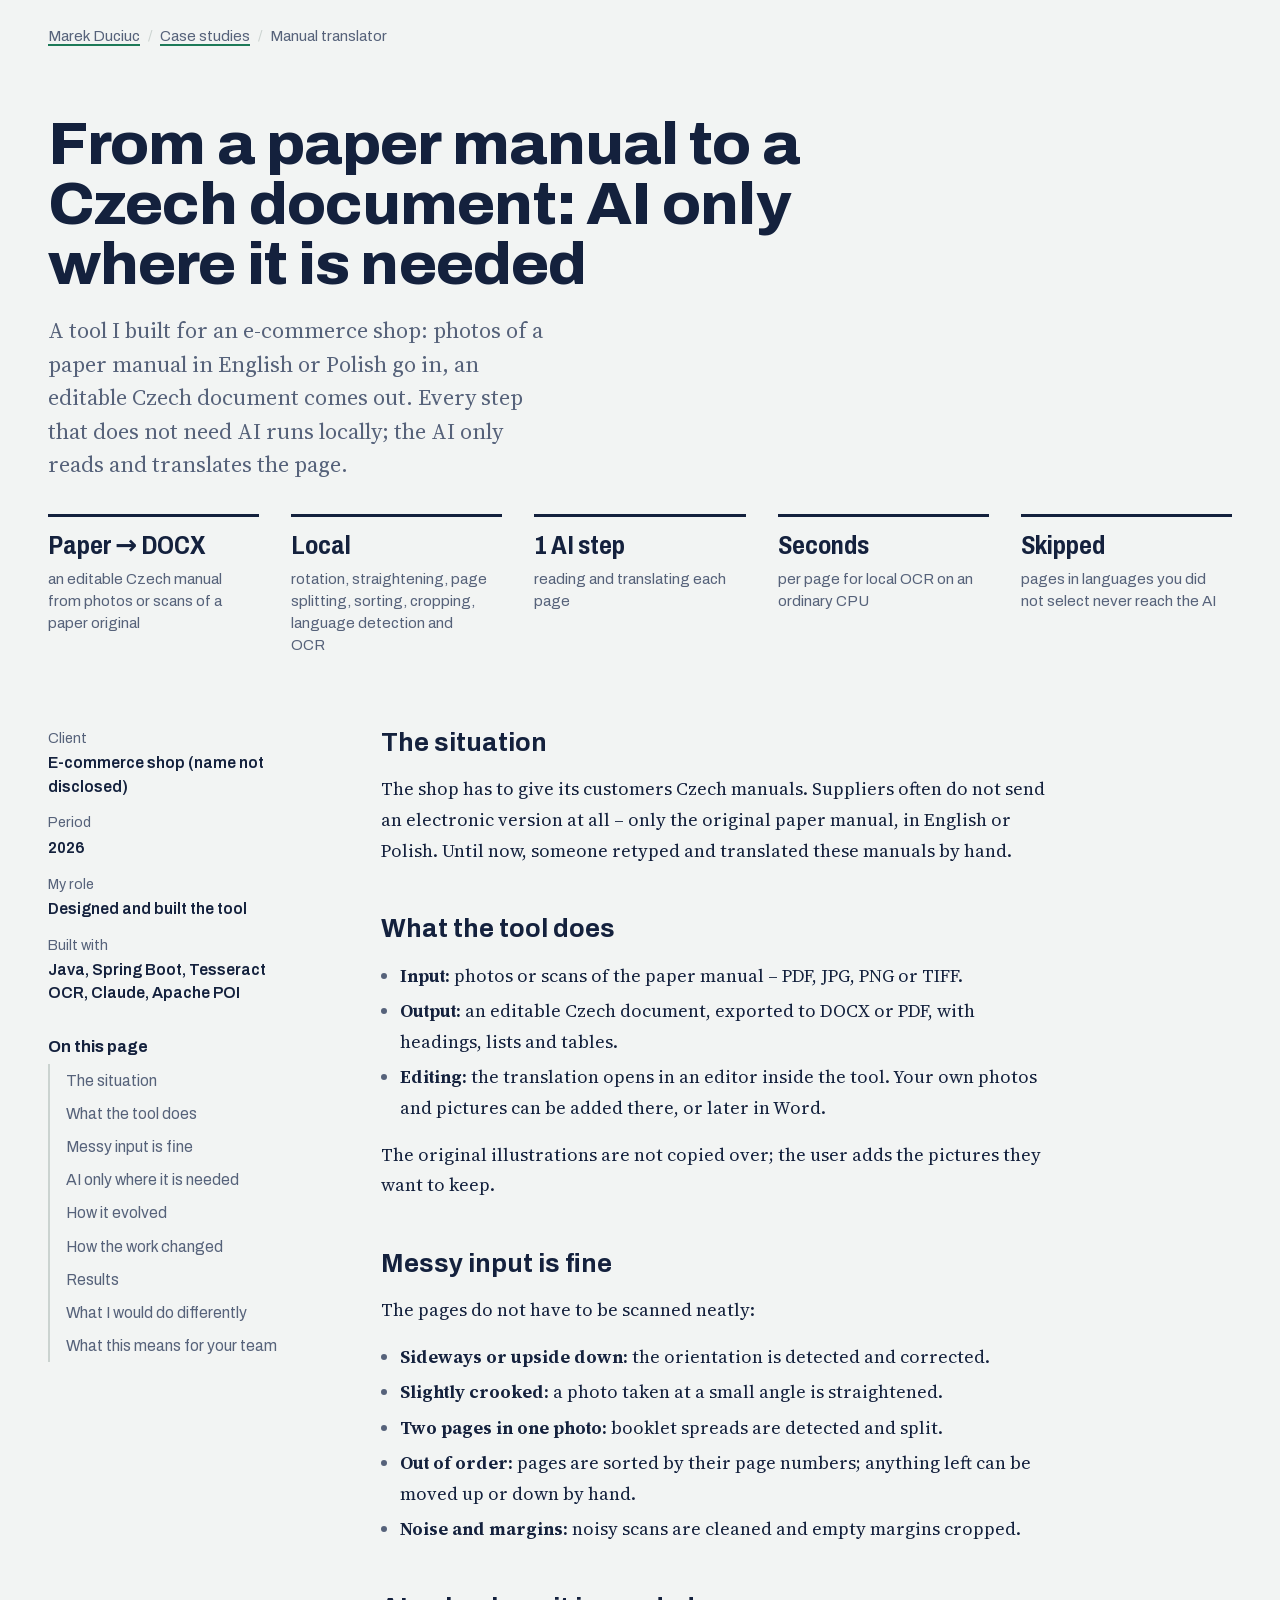
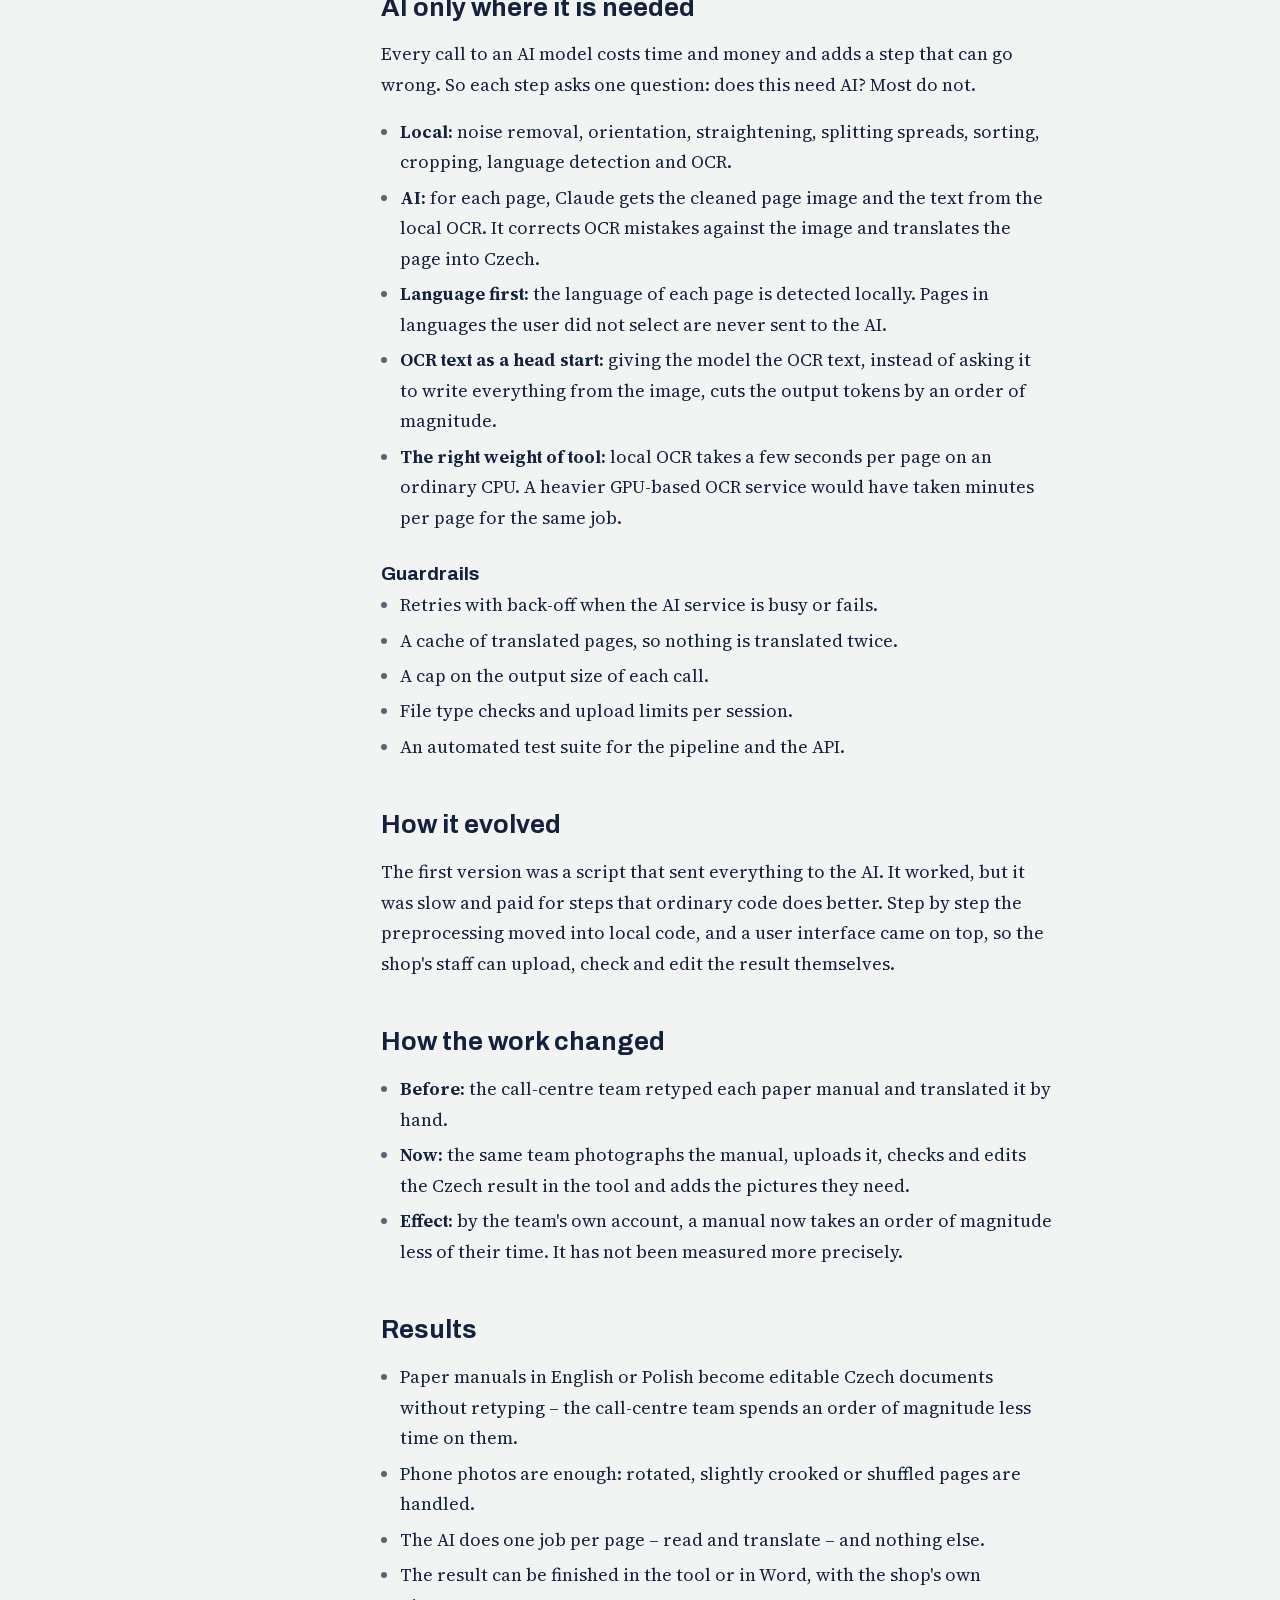
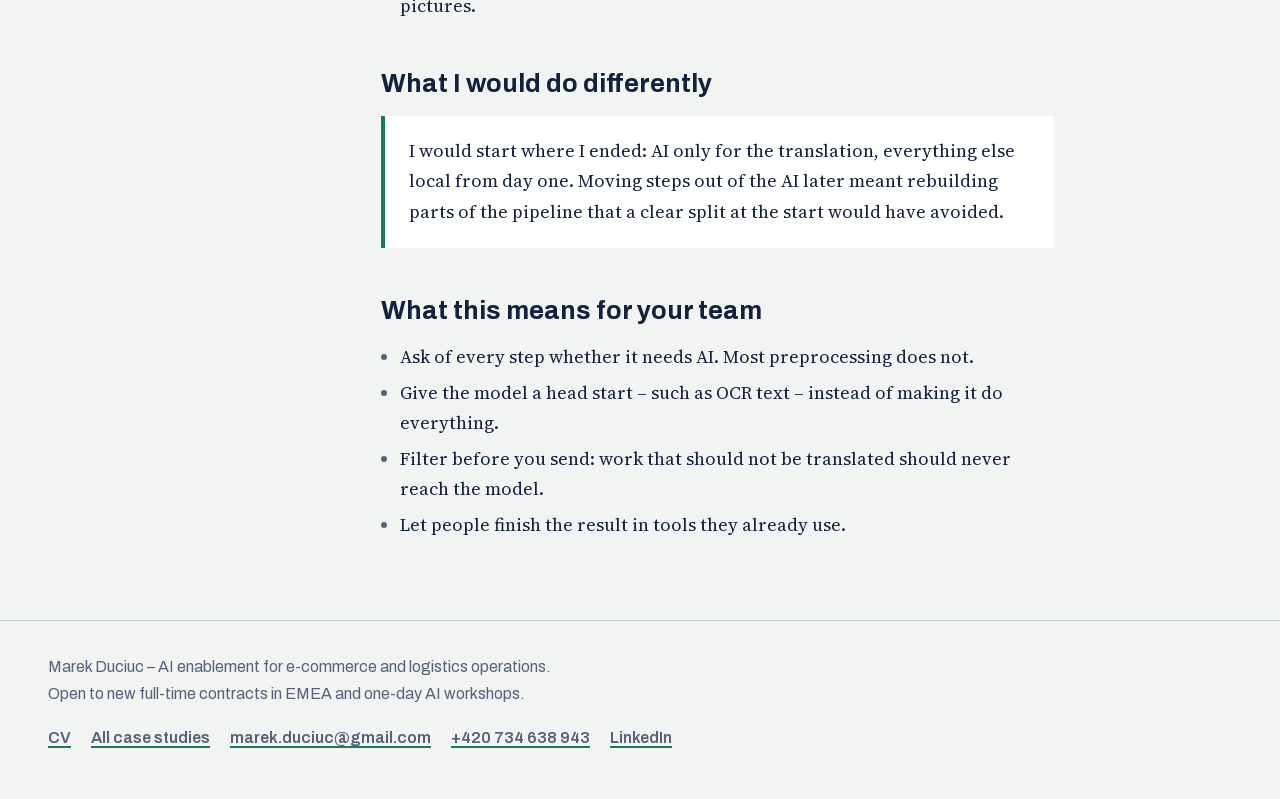
<file: case-studies/manual-translator.html>
<!doctype html>
<html lang="en">
<head>
  <meta charset="utf-8">
  <meta name="viewport" content="width=device-width, initial-scale=1">
  <title>Manual Translator – Marek Duciuc</title>
  <meta name="description" content="Case study: turning photos of paper manuals into editable Czech documents – all preprocessing local, AI used only to read and translate each page.">
  <link rel="canonical" href="https://marekduciuc.github.io/case-studies/manual-translator.html">
  <link rel="icon" href="/assets/icons/favicon-32.png" sizes="32x32" type="image/png">
  <link rel="icon" href="/assets/icons/icon-192.png" sizes="192x192" type="image/png">
  <link rel="apple-touch-icon" href="/assets/icons/apple-touch-icon.png">
  <meta property="og:type" content="article">
  <meta property="og:site_name" content="Marek Duciuc">
  <meta property="og:title" content="From a paper manual to a Czech document: AI only where it is needed">
  <meta property="og:description" content="Photos of a paper manual in, an editable Czech document out – with every step that does not need AI done locally.">
  <meta property="og:url" content="https://marekduciuc.github.io/case-studies/manual-translator.html">
  <meta property="og:image" content="https://marekduciuc.github.io/assets/og/manual-translator.png">
  <meta property="og:image:width" content="1200">
  <meta property="og:image:height" content="630">
  <meta property="og:image:alt" content="From a paper manual to a Czech document: AI only where it is needed">
  <meta name="twitter:card" content="summary_large_image">
  <link rel="stylesheet" href="/assets/site.css">
  <link rel="preload" href="/assets/fonts/archivo-latin.woff2" as="font" type="font/woff2" crossorigin>
  <link rel="preload" href="/assets/fonts/source-serif-4-latin.woff2" as="font" type="font/woff2" crossorigin>
  <script type="application/ld+json">
  {
    "@context": "https://schema.org",
    "@type": "Article",
    "headline": "From a paper manual to a Czech document: AI only where it is needed",
    "url": "https://marekduciuc.github.io/case-studies/manual-translator.html",
    "inLanguage": "en",
    "author": { "@type": "Person", "name": "Marek Duciuc", "url": "https://marekduciuc.github.io/" },
    "about": ["AI translation", "OCR", "Document processing", "E-commerce", "Claude"]
  }
  </script>
</head>
<body>
<div class="wrap">
  <nav class="crumbs" aria-label="Breadcrumb">
    <ol>
      <li><a href="/">Marek Duciuc</a></li>
      <li><a href="/case-studies/">Case studies</a></li>
      <li aria-current="page">Manual translator</li>
    </ol>
  </nav>

  <header class="case-head">
    <h1>From a paper manual to a Czech document: AI only where it is needed</h1>
    <p class="deck">A tool I built for an e-commerce shop: photos of a paper manual in English or Polish go in, an editable Czech document comes out. Every step that does not need AI runs locally; the AI only reads and translates the page.</p>
  </header>

  <dl class="facts-band" aria-label="Key facts">
    <div><dt>Paper → DOCX</dt><dd>an editable Czech manual from photos or scans of a paper original</dd></div>
    <div><dt>Local</dt><dd>rotation, straightening, page splitting, sorting, cropping, language detection and OCR</dd></div>
    <div><dt>1 AI step</dt><dd>reading and translating each page</dd></div>
    <div><dt>Seconds</dt><dd>per page for local OCR on an ordinary CPU</dd></div>
    <div><dt>Skipped</dt><dd>pages in languages you did not select never reach the AI</dd></div>
  </dl>

  <div class="case-layout">
    <aside class="case-aside">
      <div>
        <dl>
          <dt>Client</dt><dd>E-commerce shop (name not disclosed)</dd>
          <dt>Period</dt><dd>2026</dd>
          <dt>My role</dt><dd>Designed and built the tool</dd>
          <dt>Built with</dt><dd>Java, Spring Boot, Tesseract OCR, Claude, Apache POI</dd>
        </dl>
        <nav aria-labelledby="toc">
          <h2 id="toc">On this page</h2>
          <ol>
            <li><a href="#situation">The situation</a></li>
            <li><a href="#what">What the tool does</a></li>
            <li><a href="#messy">Messy input is fine</a></li>
            <li><a href="#ai">AI only where it is needed</a></li>
            <li><a href="#evolved">How it evolved</a></li>
            <li><a href="#process">How the work changed</a></li>
            <li><a href="#results">Results</a></li>
            <li><a href="#differently">What I would do differently</a></li>
            <li><a href="#for-you">What this means for your team</a></li>
          </ol>
        </nav>
      </div>
    </aside>

    <article class="article">
      <h2 id="situation">The situation</h2>
      <p>
        The shop has to give its customers Czech manuals. Suppliers often do not send an electronic
        version at all – only the original paper manual, in English or Polish. Until now, someone
        retyped and translated these manuals by hand.
      </p>

      <h2 id="what">What the tool does</h2>
      <ul>
        <li><strong>Input:</strong> photos or scans of the paper manual – PDF, JPG, PNG or TIFF.</li>
        <li><strong>Output:</strong> an editable Czech document, exported to DOCX or PDF, with headings, lists and tables.</li>
        <li><strong>Editing:</strong> the translation opens in an editor inside the tool. Your own photos and pictures can be added there, or later in Word.</li>
      </ul>
      <p>
        The original illustrations are not copied over; the user adds the pictures they want to keep.
      </p>

      <h2 id="messy">Messy input is fine</h2>
      <p>The pages do not have to be scanned neatly:</p>
      <ul>
        <li><strong>Sideways or upside down:</strong> the orientation is detected and corrected.</li>
        <li><strong>Slightly crooked:</strong> a photo taken at a small angle is straightened.</li>
        <li><strong>Two pages in one photo:</strong> booklet spreads are detected and split.</li>
        <li><strong>Out of order:</strong> pages are sorted by their page numbers; anything left can be moved up or down by hand.</li>
        <li><strong>Noise and margins:</strong> noisy scans are cleaned and empty margins cropped.</li>
      </ul>

      <h2 id="ai">AI only where it is needed</h2>
      <p>
        Every call to an AI model costs time and money and adds a step that can go wrong. So each step
        asks one question: does this need AI? Most do not.
      </p>
      <ul>
        <li><strong>Local:</strong> noise removal, orientation, straightening, splitting spreads, sorting, cropping, language detection and OCR.</li>
        <li><strong>AI:</strong> for each page, Claude gets the cleaned page image and the text from the local OCR. It corrects OCR mistakes against the image and translates the page into Czech.</li>
        <li><strong>Language first:</strong> the language of each page is detected locally. Pages in languages the user did not select are never sent to the AI.</li>
        <li><strong>OCR text as a head start:</strong> giving the model the OCR text, instead of asking it to write everything from the image, cuts the output tokens by an order of magnitude.</li>
        <li><strong>The right weight of tool:</strong> local OCR takes a few seconds per page on an ordinary CPU. A heavier GPU-based OCR service would have taken minutes per page for the same job.</li>
      </ul>
      <h3>Guardrails</h3>
      <ul>
        <li>Retries with back-off when the AI service is busy or fails.</li>
        <li>A cache of translated pages, so nothing is translated twice.</li>
        <li>A cap on the output size of each call.</li>
        <li>File type checks and upload limits per session.</li>
        <li>An automated test suite for the pipeline and the API.</li>
      </ul>

      <h2 id="evolved">How it evolved</h2>
      <p>
        The first version was a script that sent everything to the AI. It worked, but it was slow and
        paid for steps that ordinary code does better. Step by step the preprocessing moved into local
        code, and a user interface came on top, so the shop's staff can upload, check and edit the result
        themselves.
      </p>

      <h2 id="process">How the work changed</h2>
      <ul>
        <li><strong>Before:</strong> the call-centre team retyped each paper manual and translated it by hand.</li>
        <li><strong>Now:</strong> the same team photographs the manual, uploads it, checks and edits the Czech result in the tool and adds the pictures they need.</li>
        <li><strong>Effect:</strong> by the team's own account, a manual now takes an order of magnitude less of their time. It has not been measured more precisely.</li>
      </ul>

      <h2 id="results">Results</h2>
      <ul>
        <li>Paper manuals in English or Polish become editable Czech documents without retyping – the call-centre team spends an order of magnitude less time on them.</li>
        <li>Phone photos are enough: rotated, slightly crooked or shuffled pages are handled.</li>
        <li>The AI does one job per page – read and translate – and nothing else.</li>
        <li>The result can be finished in the tool or in Word, with the shop's own pictures.</li>
      </ul>

      <h2 id="differently">What I would do differently</h2>
      <p class="note">
        I would start where I ended: AI only for the translation, everything else local from day one.
        Moving steps out of the AI later meant rebuilding parts of the pipeline that a clear split at the
        start would have avoided.
      </p>

      <h2 id="for-you">What this means for your team</h2>
      <ul>
        <li>Ask of every step whether it needs AI. Most preprocessing does not.</li>
        <li>Give the model a head start – such as OCR text – instead of making it do everything.</li>
        <li>Filter before you send: work that should not be translated should never reach the model.</li>
        <li>Let people finish the result in tools they already use.</li>
      </ul>
    </article>
  </div>
</div>

<footer class="site-foot">
  <div class="wrap">
    <p>Marek Duciuc – AI enablement for e-commerce and logistics operations. Open to new full-time contracts in EMEA and one-day AI workshops.</p>
    <ul class="links">
      <li><a href="/">CV</a></li>
      <li><a href="/case-studies/">All case studies</a></li>
      <li><a href="mailto:marek.duciuc@gmail.com">marek.duciuc@gmail.com</a></li>
      <li><a href="tel:+420734638943">+420 734 638 943</a></li>
      <li><a href="https://www.linkedin.com/in/marekduciuc">LinkedIn</a></li>
    </ul>
  </div>
</footer>
</body>
</html>
</file>
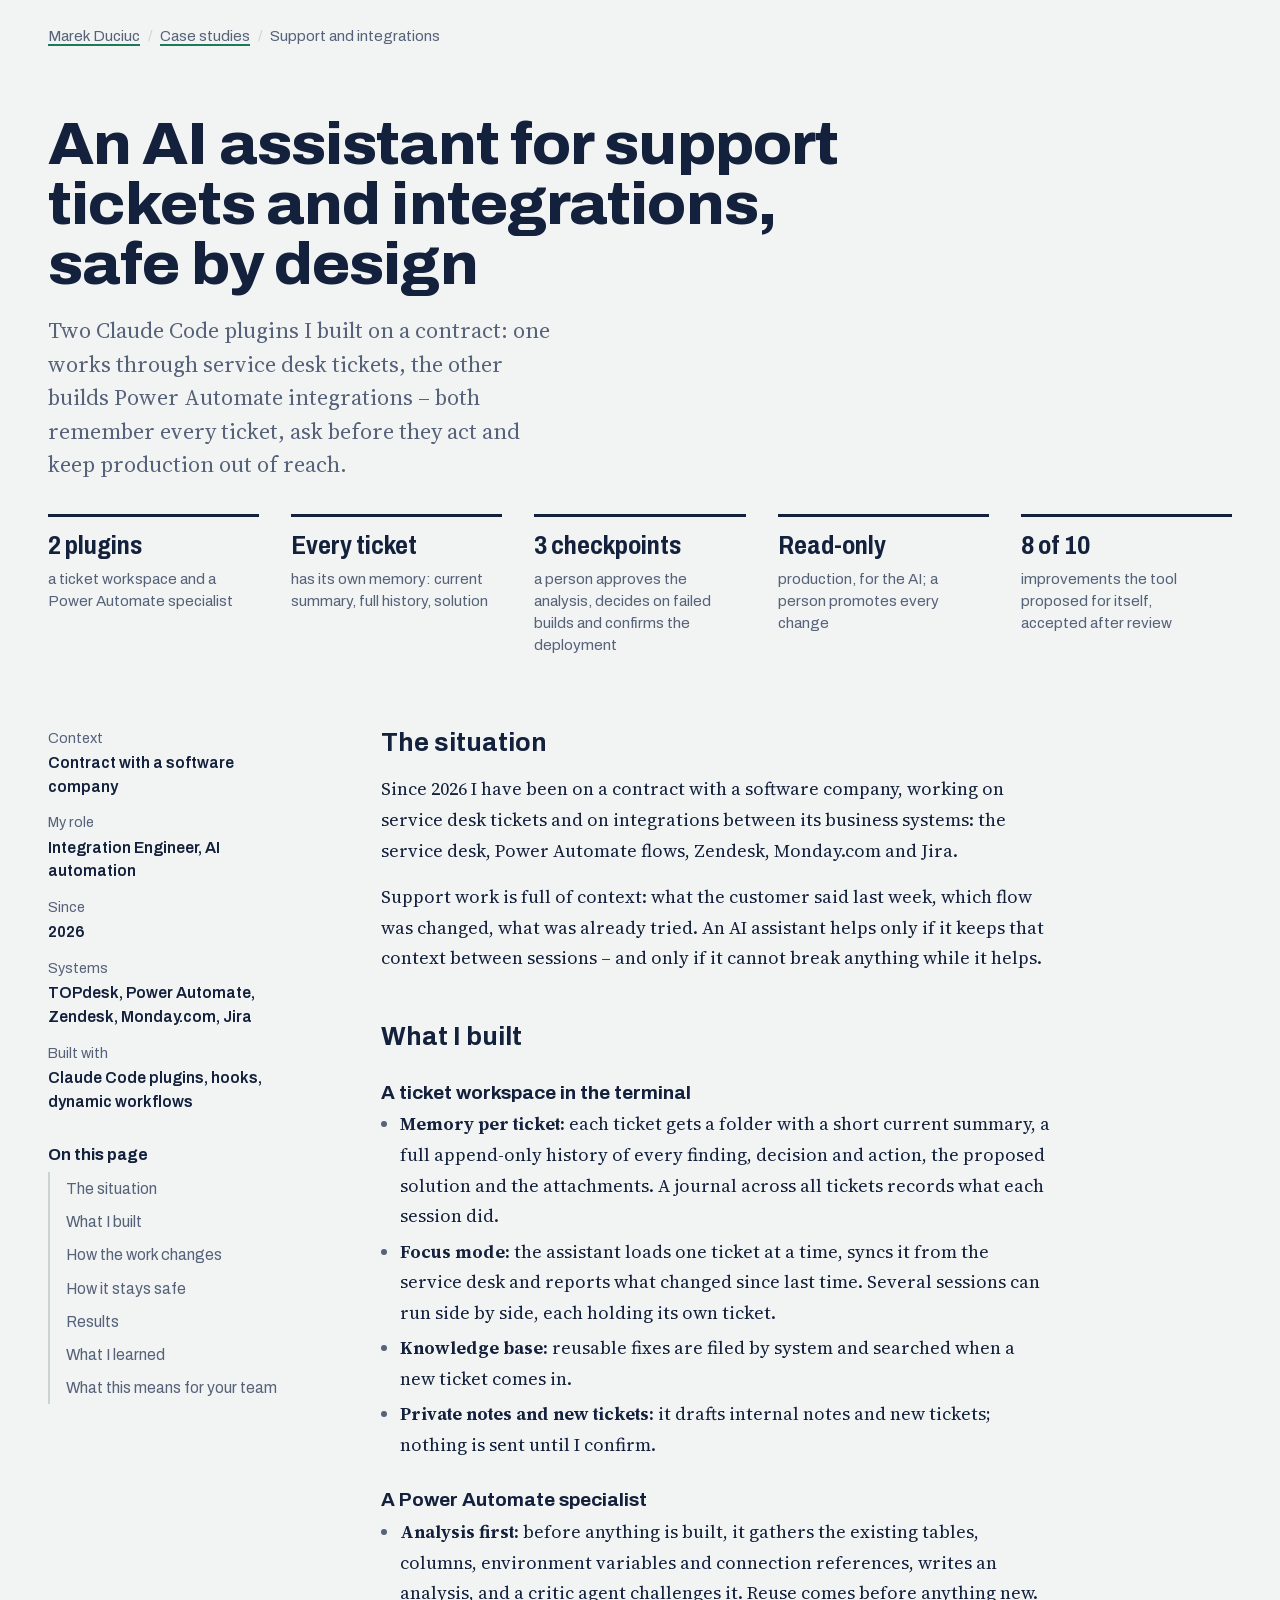
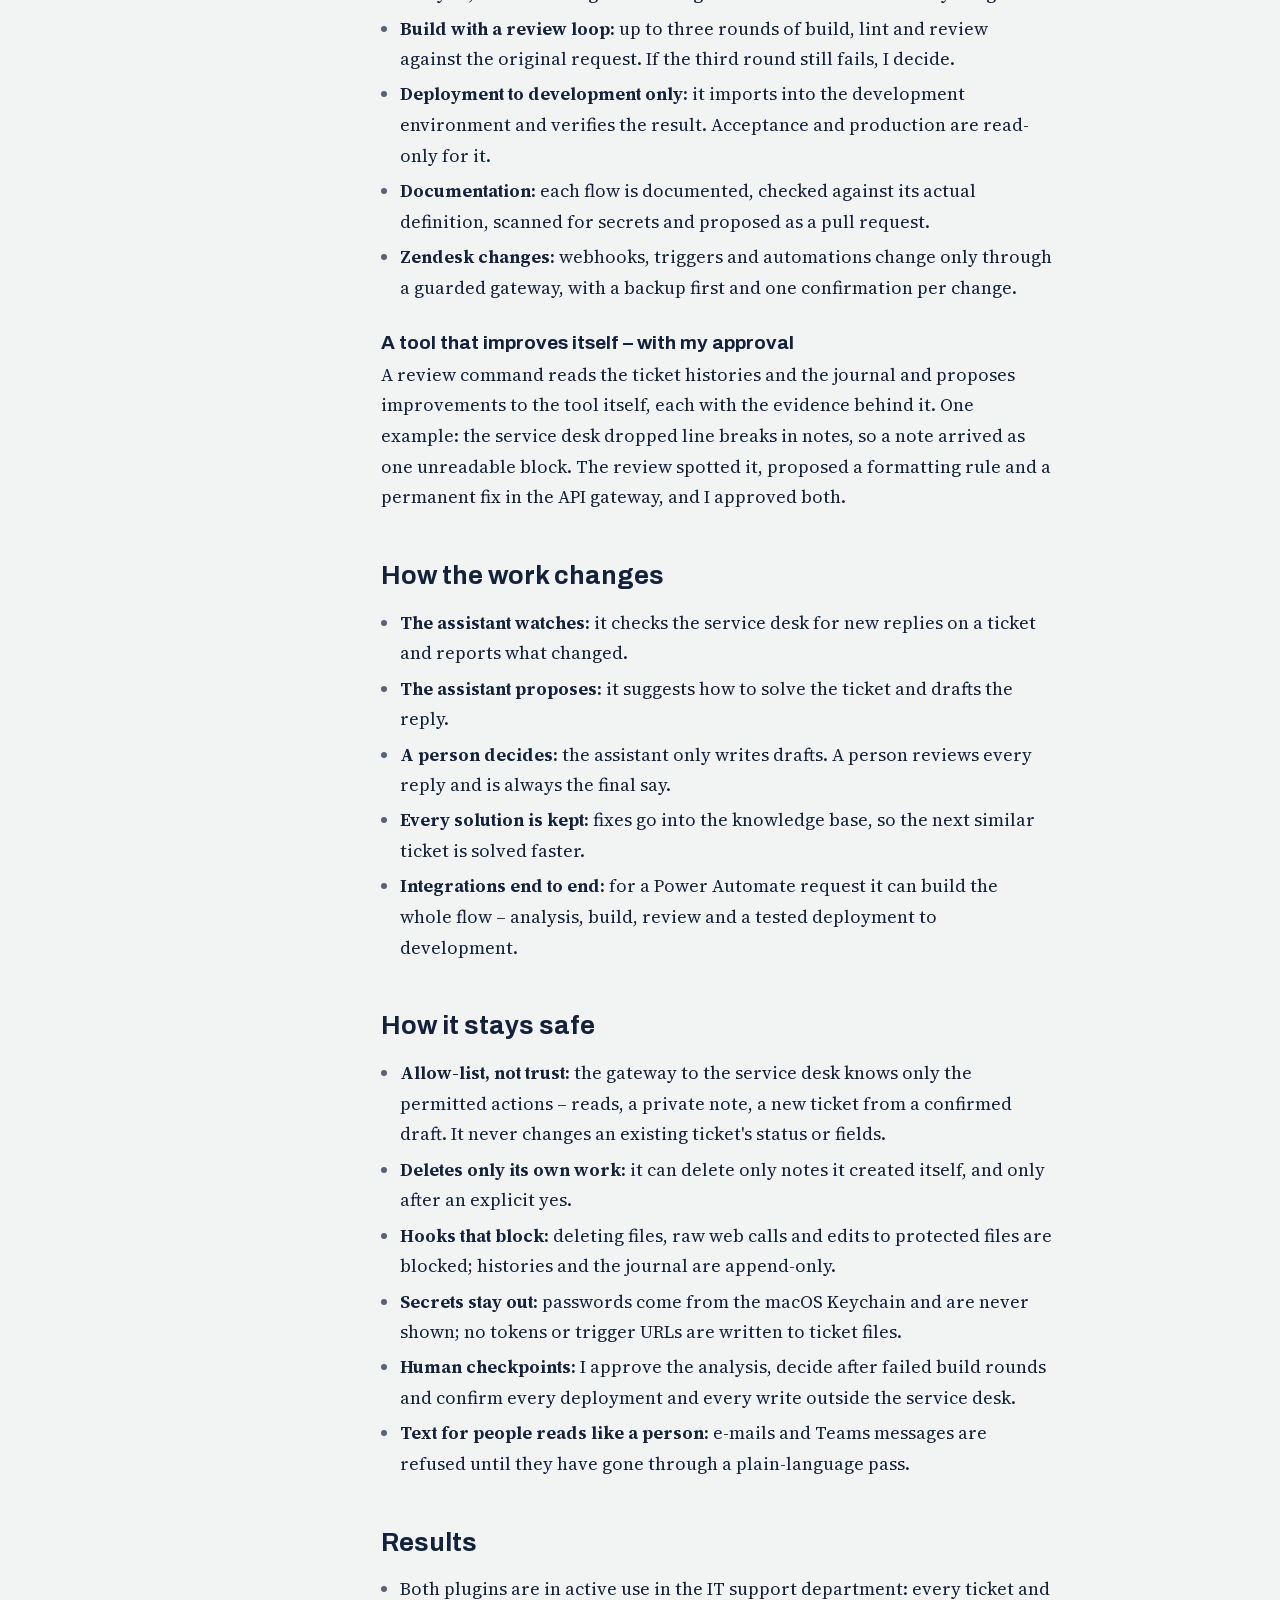
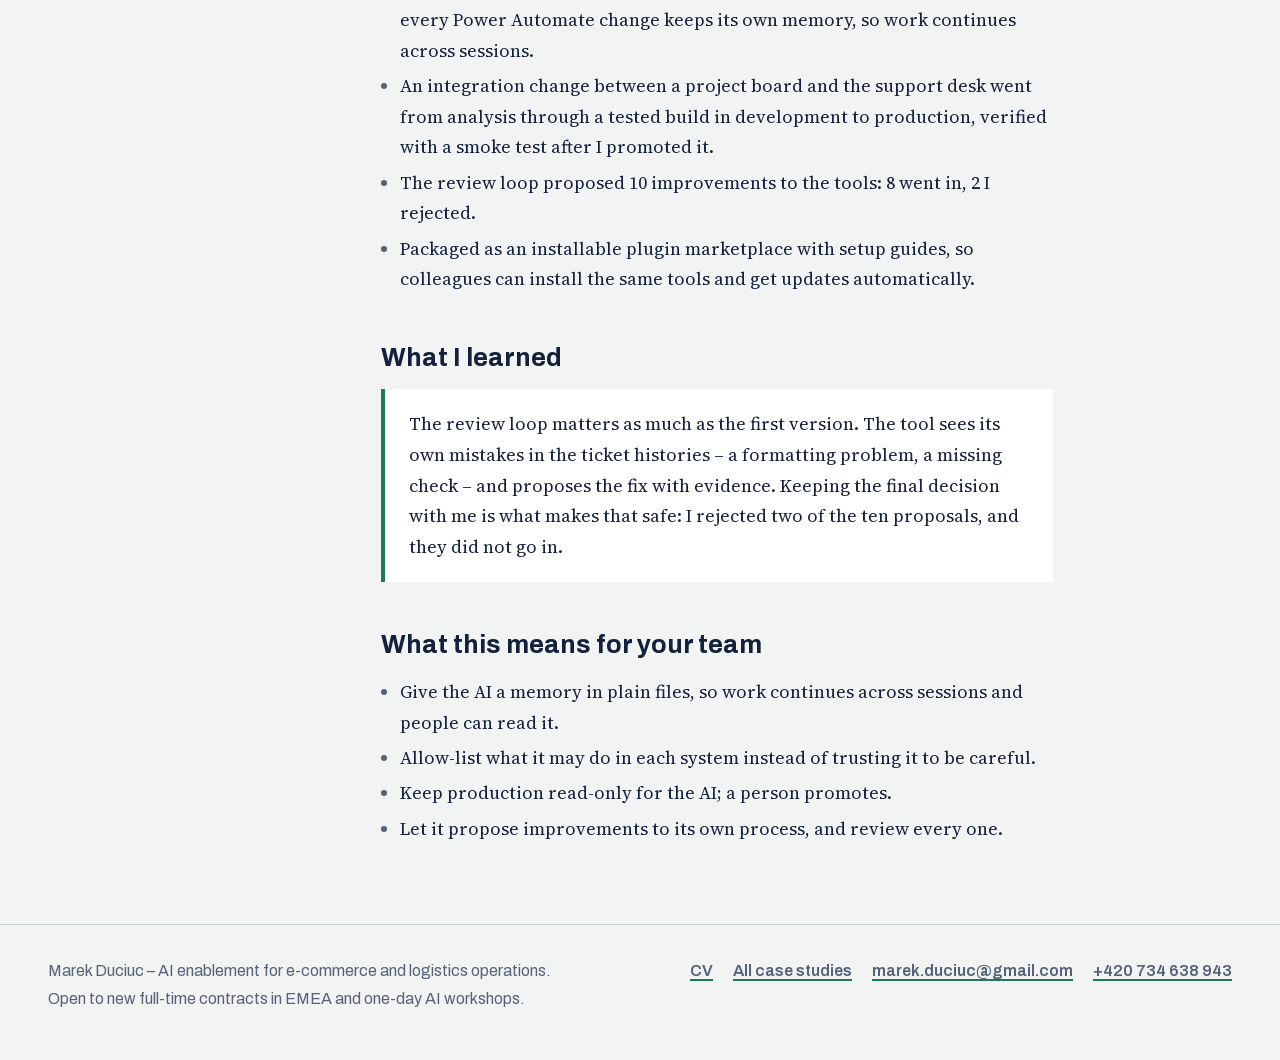
<file: case-studies/support-automation.html>
<!doctype html>
<html lang="en">
<head>
  <meta charset="utf-8">
  <meta name="viewport" content="width=device-width, initial-scale=1">
  <title>AI for Support Tickets and Integrations – Marek Duciuc</title>
  <meta name="description" content="Case study: two Claude Code plugins for IT support tickets and Power Automate integrations, with per-ticket memory, human checkpoints, read-only production and a review loop that improves the tools.">
  <link rel="canonical" href="https://marekduciuc.github.io/case-studies/support-automation.html">
  <link rel="icon" href="/assets/icons/favicon-32.png" sizes="32x32" type="image/png">
  <link rel="icon" href="/assets/icons/icon-192.png" sizes="192x192" type="image/png">
  <link rel="apple-touch-icon" href="/assets/icons/apple-touch-icon.png">
  <meta property="og:type" content="article">
  <meta property="og:site_name" content="Marek Duciuc">
  <meta property="og:title" content="An AI assistant for support tickets and integrations, safe by design">
  <meta property="og:description" content="Two Claude Code plugins: ticket memory, human checkpoints, production out of reach.">
  <meta property="og:url" content="https://marekduciuc.github.io/case-studies/support-automation.html">
  <meta property="og:image" content="https://marekduciuc.github.io/assets/og/support-automation.png">
  <meta property="og:image:width" content="1200">
  <meta property="og:image:height" content="630">
  <meta property="og:image:alt" content="An AI assistant for support tickets and integrations, safe by design">
  <meta name="twitter:card" content="summary_large_image">
  <link rel="stylesheet" href="/assets/site.css">
  <link rel="preload" href="/assets/fonts/archivo-latin.woff2" as="font" type="font/woff2" crossorigin>
  <link rel="preload" href="/assets/fonts/source-serif-4-latin.woff2" as="font" type="font/woff2" crossorigin>
  <script type="application/ld+json">
  {
    "@context": "https://schema.org",
    "@type": "Article",
    "headline": "An AI assistant for support tickets and integrations, safe by design",
    "url": "https://marekduciuc.github.io/case-studies/support-automation.html",
    "inLanguage": "en",
    "author": { "@type": "Person", "name": "Marek Duciuc", "url": "https://marekduciuc.github.io/" },
    "about": ["AI enablement", "IT support", "Power Automate", "Claude Code", "AI guardrails"]
  }
  </script>
</head>
<body>
<div class="wrap">
  <nav class="crumbs" aria-label="Breadcrumb">
    <ol>
      <li><a href="/">Marek Duciuc</a></li>
      <li><a href="/case-studies/">Case studies</a></li>
      <li aria-current="page">Support and integrations</li>
    </ol>
  </nav>

  <header class="case-head">
    <h1>An AI assistant for support tickets and integrations, safe by design</h1>
    <p class="deck">Two Claude Code plugins I built on a contract: one works through service desk tickets, the other builds Power Automate integrations – both remember every ticket, ask before they act and keep production out of reach.</p>
  </header>

  <dl class="facts-band" aria-label="Key facts">
    <div><dt>2 plugins</dt><dd>a ticket workspace and a Power Automate specialist</dd></div>
    <div><dt>Every ticket</dt><dd>has its own memory: current summary, full history, solution</dd></div>
    <div><dt>3 checkpoints</dt><dd>a person approves the analysis, decides on failed builds and confirms the deployment</dd></div>
    <div><dt>Read-only</dt><dd>production, for the AI; a person promotes every change</dd></div>
    <div><dt>8 of 10</dt><dd>improvements the tool proposed for itself, accepted after review</dd></div>
  </dl>

  <div class="case-layout">
    <aside class="case-aside">
      <div>
        <dl>
          <dt>Context</dt><dd>Contract with a software company</dd>
          <dt>My role</dt><dd>Integration Engineer, AI automation</dd>
          <dt>Since</dt><dd>2026</dd>
          <dt>Systems</dt><dd>TOPdesk, Power Automate, Zendesk, Monday.com, Jira</dd>
          <dt>Built with</dt><dd>Claude Code plugins, hooks, dynamic workflows</dd>
        </dl>
        <nav aria-labelledby="toc">
          <h2 id="toc">On this page</h2>
          <ol>
            <li><a href="#situation">The situation</a></li>
            <li><a href="#built">What I built</a></li>
            <li><a href="#process">How the work changes</a></li>
            <li><a href="#safety">How it stays safe</a></li>
            <li><a href="#results">Results</a></li>
            <li><a href="#learned">What I learned</a></li>
            <li><a href="#for-you">What this means for your team</a></li>
          </ol>
        </nav>
      </div>
    </aside>

    <article class="article">
      <h2 id="situation">The situation</h2>
      <p>
        Since 2026 I have been on a contract with a software company, working on service desk
        tickets and on integrations between its business systems: the service desk, Power Automate flows,
        Zendesk, Monday.com and Jira.
      </p>
      <p>
        Support work is full of context: what the customer said last week, which flow was changed, what
        was already tried. An AI assistant helps only if it keeps that context between sessions – and only
        if it cannot break anything while it helps.
      </p>

      <h2 id="built">What I built</h2>
      <h3>A ticket workspace in the terminal</h3>
      <ul>
        <li><strong>Memory per ticket:</strong> each ticket gets a folder with a short current summary, a full append-only history of every finding, decision and action, the proposed solution and the attachments. A journal across all tickets records what each session did.</li>
        <li><strong>Focus mode:</strong> the assistant loads one ticket at a time, syncs it from the service desk and reports what changed since last time. Several sessions can run side by side, each holding its own ticket.</li>
        <li><strong>Knowledge base:</strong> reusable fixes are filed by system and searched when a new ticket comes in.</li>
        <li><strong>Private notes and new tickets:</strong> it drafts internal notes and new tickets; nothing is sent until I confirm.</li>
      </ul>
      <h3>A Power Automate specialist</h3>
      <ul>
        <li><strong>Analysis first:</strong> before anything is built, it gathers the existing tables, columns, environment variables and connection references, writes an analysis, and a critic agent challenges it. Reuse comes before anything new.</li>
        <li><strong>Build with a review loop:</strong> up to three rounds of build, lint and review against the original request. If the third round still fails, I decide.</li>
        <li><strong>Deployment to development only:</strong> it imports into the development environment and verifies the result. Acceptance and production are read-only for it.</li>
        <li><strong>Documentation:</strong> each flow is documented, checked against its actual definition, scanned for secrets and proposed as a pull request.</li>
        <li><strong>Zendesk changes:</strong> webhooks, triggers and automations change only through a guarded gateway, with a backup first and one confirmation per change.</li>
      </ul>
      <h3>A tool that improves itself – with my approval</h3>
      <p>
        A review command reads the ticket histories and the journal and proposes improvements to the tool
        itself, each with the evidence behind it. One example: the service desk dropped line breaks in notes,
        so a note arrived as one unreadable block. The review spotted it, proposed a formatting rule and a
        permanent fix in the API gateway, and I approved both.
      </p>

      <h2 id="process">How the work changes</h2>
      <ul>
        <li><strong>The assistant watches:</strong> it checks the service desk for new replies on a ticket and reports what changed.</li>
        <li><strong>The assistant proposes:</strong> it suggests how to solve the ticket and drafts the reply.</li>
        <li><strong>A person decides:</strong> the assistant only writes drafts. A person reviews every reply and is always the final say.</li>
        <li><strong>Every solution is kept:</strong> fixes go into the knowledge base, so the next similar ticket is solved faster.</li>
        <li><strong>Integrations end to end:</strong> for a Power Automate request it can build the whole flow – analysis, build, review and a tested deployment to development.</li>
      </ul>

      <h2 id="safety">How it stays safe</h2>
      <ul>
        <li><strong>Allow-list, not trust:</strong> the gateway to the service desk knows only the permitted actions – reads, a private note, a new ticket from a confirmed draft. It never changes an existing ticket's status or fields.</li>
        <li><strong>Deletes only its own work:</strong> it can delete only notes it created itself, and only after an explicit yes.</li>
        <li><strong>Hooks that block:</strong> deleting files, raw web calls and edits to protected files are blocked; histories and the journal are append-only.</li>
        <li><strong>Secrets stay out:</strong> passwords come from the macOS Keychain and are never shown; no tokens or trigger URLs are written to ticket files.</li>
        <li><strong>Human checkpoints:</strong> I approve the analysis, decide after failed build rounds and confirm every deployment and every write outside the service desk.</li>
        <li><strong>Text for people reads like a person:</strong> e-mails and Teams messages are refused until they have gone through a plain-language pass.</li>
      </ul>

      <h2 id="results">Results</h2>
      <ul>
        <li>Both plugins are in active use in the IT support department: every ticket and every Power Automate change keeps its own memory, so work continues across sessions.</li>
        <li>An integration change between a project board and the support desk went from analysis through a tested build in development to production, verified with a smoke test after I promoted it.</li>
        <li>The review loop proposed 10 improvements to the tools: 8 went in, 2 I rejected.</li>
        <li>Packaged as an installable plugin marketplace with setup guides, so colleagues can install the same tools and get updates automatically.</li>
      </ul>

      <h2 id="learned">What I learned</h2>
      <p class="note">
        The review loop matters as much as the first version. The tool sees its own mistakes in the ticket
        histories – a formatting problem, a missing check – and proposes the fix with evidence. Keeping the
        final decision with me is what makes that safe: I rejected two of the ten proposals, and they did
        not go in.
      </p>

      <h2 id="for-you">What this means for your team</h2>
      <ul>
        <li>Give the AI a memory in plain files, so work continues across sessions and people can read it.</li>
        <li>Allow-list what it may do in each system instead of trusting it to be careful.</li>
        <li>Keep production read-only for the AI; a person promotes.</li>
        <li>Let it propose improvements to its own process, and review every one.</li>
      </ul>
    </article>
  </div>
</div>

<footer class="site-foot">
  <div class="wrap">
    <p>Marek Duciuc – AI enablement for e-commerce and logistics operations. Open to new full-time contracts in EMEA and one-day AI workshops.</p>
    <ul class="links">
      <li><a href="/">CV</a></li>
      <li><a href="/case-studies/">All case studies</a></li>
      <li><a href="mailto:marek.duciuc@gmail.com">marek.duciuc@gmail.com</a></li>
      <li><a href="tel:+420734638943">+420 734 638 943</a></li>
    </ul>
  </div>
</footer>
</body>
</html>
</file>
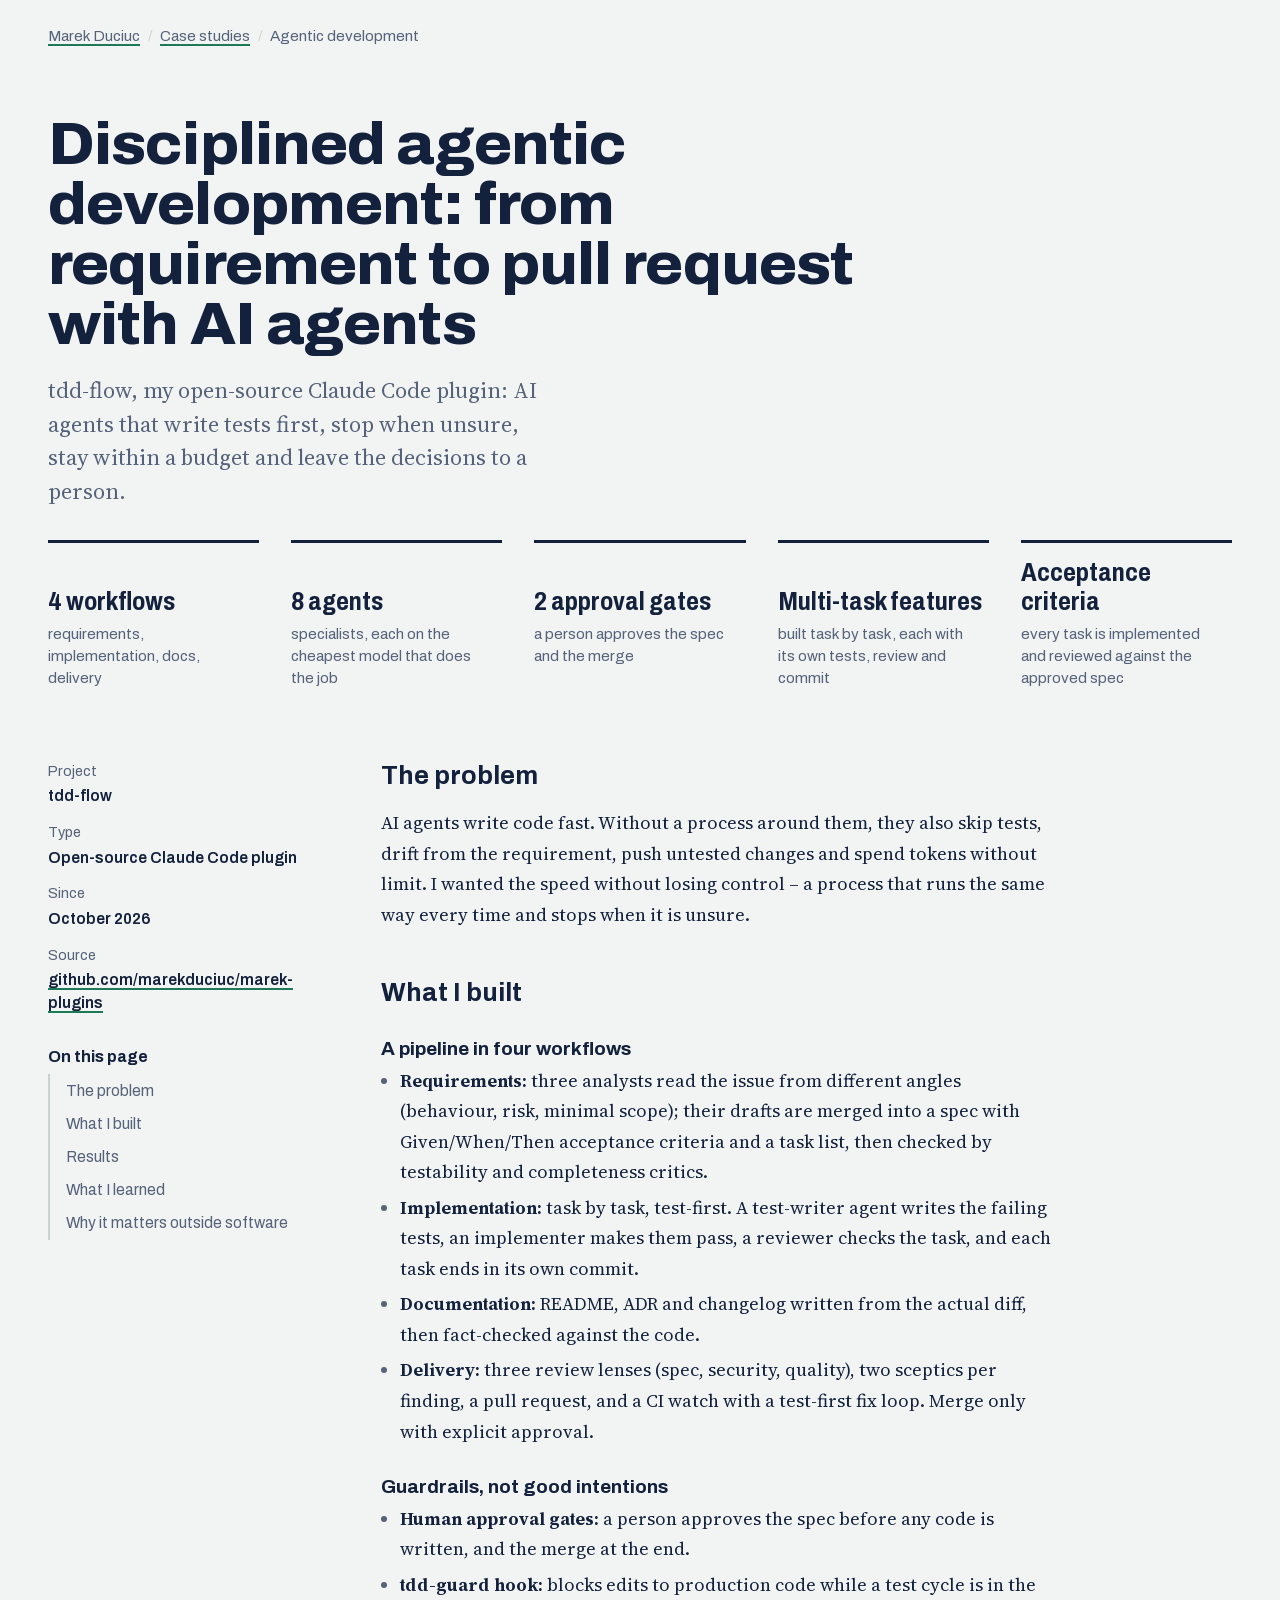
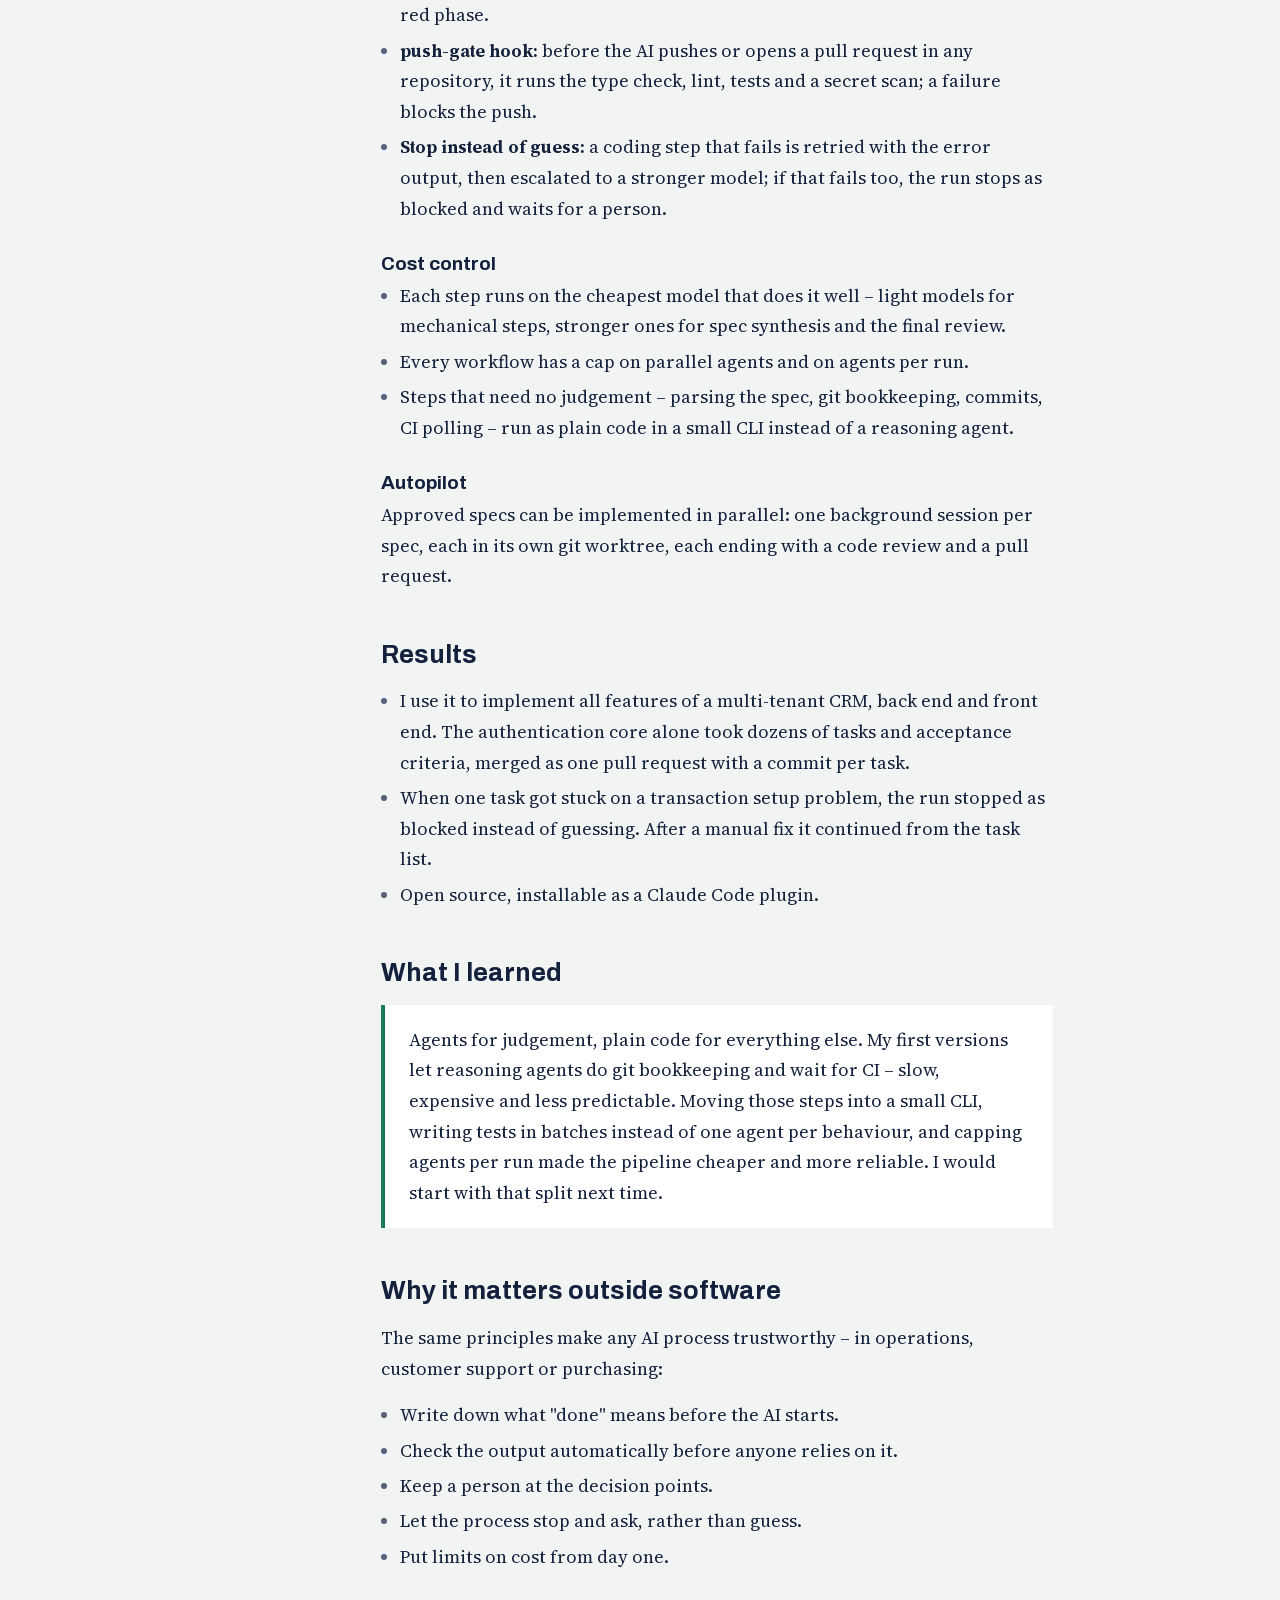
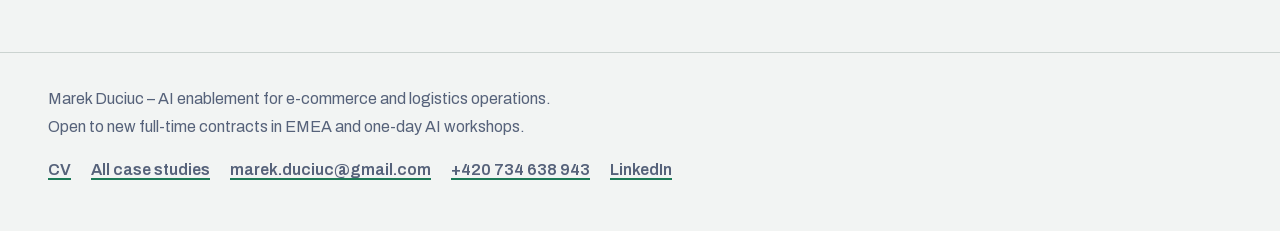
<file: case-studies/tdd-flow.html>
<!doctype html>
<html lang="en">
<head>
  <meta charset="utf-8">
  <meta name="viewport" content="width=device-width, initial-scale=1">
  <title>Disciplined Agentic Development – Marek Duciuc</title>
  <meta name="description" content="Case study: tdd-flow, an open-source Claude Code plugin that takes a feature from requirement to pull request with multi-agent workflows, test-driven development, human approval gates and cost limits.">
  <link rel="canonical" href="https://marekduciuc.github.io/case-studies/tdd-flow.html">
  <link rel="icon" href="/assets/icons/favicon-32.png" sizes="32x32" type="image/png">
  <link rel="icon" href="/assets/icons/icon-192.png" sizes="192x192" type="image/png">
  <link rel="apple-touch-icon" href="/assets/icons/apple-touch-icon.png">
  <meta property="og:type" content="article">
  <meta property="og:site_name" content="Marek Duciuc">
  <meta property="og:title" content="Disciplined agentic development: from requirement to pull request with AI agents">
  <meta property="og:description" content="tdd-flow, my open-source Claude Code plugin: AI agents that write tests first, stop when unsure and leave the decisions to a person.">
  <meta property="og:url" content="https://marekduciuc.github.io/case-studies/tdd-flow.html">
  <meta property="og:image" content="https://marekduciuc.github.io/assets/og/tdd-flow.png">
  <meta property="og:image:width" content="1200">
  <meta property="og:image:height" content="630">
  <meta property="og:image:alt" content="Disciplined agentic development: from requirement to pull request with AI agents">
  <meta name="twitter:card" content="summary_large_image">
  <link rel="stylesheet" href="/assets/site.css">
  <link rel="preload" href="/assets/fonts/archivo-latin.woff2" as="font" type="font/woff2" crossorigin>
  <link rel="preload" href="/assets/fonts/source-serif-4-latin.woff2" as="font" type="font/woff2" crossorigin>
  <script type="application/ld+json">
  {
    "@context": "https://schema.org",
    "@type": "Article",
    "headline": "Disciplined agentic development: from requirement to pull request with AI agents",
    "url": "https://marekduciuc.github.io/case-studies/tdd-flow.html",
    "inLanguage": "en",
    "author": { "@type": "Person", "name": "Marek Duciuc", "url": "https://marekduciuc.github.io/" },
    "about": ["Agentic workflows", "Claude Code", "Test-driven development", "AI guardrails"],
    "isBasedOn": { "@type": "SoftwareSourceCode", "name": "tdd-flow", "codeRepository": "https://github.com/marekduciuc/marek-plugins" }
  }
  </script>
</head>
<body>
<div class="wrap">
  <nav class="crumbs" aria-label="Breadcrumb">
    <ol>
      <li><a href="/">Marek Duciuc</a></li>
      <li><a href="/case-studies/">Case studies</a></li>
      <li aria-current="page">Agentic development</li>
    </ol>
  </nav>

  <header class="case-head">
    <h1>Disciplined agentic development: from requirement to pull request with AI agents</h1>
    <p class="deck">tdd-flow, my open-source Claude Code plugin: AI agents that write tests first, stop when unsure, stay within a budget and leave the decisions to a person.</p>
  </header>

  <dl class="facts-band" aria-label="Key facts">
    <div><dt>4 workflows</dt><dd>requirements, implementation, docs, delivery</dd></div>
    <div><dt>8 agents</dt><dd>specialists, each on the cheapest model that does the job</dd></div>
    <div><dt>2 approval gates</dt><dd>a person approves the spec and the merge</dd></div>
    <div><dt>Multi-task features</dt><dd>built task by task, each with its own tests, review and commit</dd></div>
    <div><dt>Acceptance criteria</dt><dd>every task is implemented and reviewed against the approved spec</dd></div>
  </dl>

  <div class="case-layout">
    <aside class="case-aside">
      <div>
        <dl>
          <dt>Project</dt><dd>tdd-flow</dd>
          <dt>Type</dt><dd>Open-source Claude Code plugin</dd>
          <dt>Since</dt><dd>October 2026</dd>
          <dt>Source</dt><dd><a href="https://github.com/marekduciuc/marek-plugins">github.com/marekduciuc/marek-plugins</a></dd>
        </dl>
        <nav aria-labelledby="toc">
          <h2 id="toc">On this page</h2>
          <ol>
            <li><a href="#problem">The problem</a></li>
            <li><a href="#built">What I built</a></li>
            <li><a href="#results">Results</a></li>
            <li><a href="#learned">What I learned</a></li>
            <li><a href="#beyond">Why it matters outside software</a></li>
          </ol>
        </nav>
      </div>
    </aside>

    <article class="article">
      <h2 id="problem">The problem</h2>
      <p>
        AI agents write code fast. Without a process around them, they also skip tests, drift from the
        requirement, push untested changes and spend tokens without limit. I wanted the speed without
        losing control – a process that runs the same way every time and stops when it is unsure.
      </p>

      <h2 id="built">What I built</h2>
      <h3>A pipeline in four workflows</h3>
      <ul>
        <li><strong>Requirements:</strong> three analysts read the issue from different angles (behaviour, risk, minimal scope); their drafts are merged into a spec with Given/When/Then acceptance criteria and a task list, then checked by testability and completeness critics.</li>
        <li><strong>Implementation:</strong> task by task, test-first. A test-writer agent writes the failing tests, an implementer makes them pass, a reviewer checks the task, and each task ends in its own commit.</li>
        <li><strong>Documentation:</strong> README, ADR and changelog written from the actual diff, then fact-checked against the code.</li>
        <li><strong>Delivery:</strong> three review lenses (spec, security, quality), two sceptics per finding, a pull request, and a CI watch with a test-first fix loop. Merge only with explicit approval.</li>
      </ul>
      <h3>Guardrails, not good intentions</h3>
      <ul>
        <li><strong>Human approval gates:</strong> a person approves the spec before any code is written, and the merge at the end.</li>
        <li><strong>tdd-guard hook:</strong> blocks edits to production code while a test cycle is in the red phase.</li>
        <li><strong>push-gate hook:</strong> before the AI pushes or opens a pull request in any repository, it runs the type check, lint, tests and a secret scan; a failure blocks the push.</li>
        <li><strong>Stop instead of guess:</strong> a coding step that fails is retried with the error output, then escalated to a stronger model; if that fails too, the run stops as blocked and waits for a person.</li>
      </ul>
      <h3>Cost control</h3>
      <ul>
        <li>Each step runs on the cheapest model that does it well – light models for mechanical steps, stronger ones for spec synthesis and the final review.</li>
        <li>Every workflow has a cap on parallel agents and on agents per run.</li>
        <li>Steps that need no judgement – parsing the spec, git bookkeeping, commits, CI polling – run as plain code in a small CLI instead of a reasoning agent.</li>
      </ul>
      <h3>Autopilot</h3>
      <p>
        Approved specs can be implemented in parallel: one background session per spec, each in its own git
        worktree, each ending with a code review and a pull request.
      </p>

      <h2 id="results">Results</h2>
      <ul>
        <li>I use it to implement all features of a multi-tenant CRM, back end and front end. The authentication core alone took dozens of tasks and acceptance criteria, merged as one pull request with a commit per task.</li>
        <li>When one task got stuck on a transaction setup problem, the run stopped as blocked instead of guessing. After a manual fix it continued from the task list.</li>
        <li>Open source, installable as a Claude Code plugin.</li>
      </ul>

      <h2 id="learned">What I learned</h2>
      <p class="note">
        Agents for judgement, plain code for everything else. My first versions let reasoning agents do git
        bookkeeping and wait for CI – slow, expensive and less predictable. Moving those steps into a small
        CLI, writing tests in batches instead of one agent per behaviour, and capping agents per run made
        the pipeline cheaper and more reliable. I would start with that split next time.
      </p>

      <h2 id="beyond">Why it matters outside software</h2>
      <p>The same principles make any AI process trustworthy – in operations, customer support or purchasing:</p>
      <ul>
        <li>Write down what "done" means before the AI starts.</li>
        <li>Check the output automatically before anyone relies on it.</li>
        <li>Keep a person at the decision points.</li>
        <li>Let the process stop and ask, rather than guess.</li>
        <li>Put limits on cost from day one.</li>
      </ul>
    </article>
  </div>
</div>

<footer class="site-foot">
  <div class="wrap">
    <p>Marek Duciuc – AI enablement for e-commerce and logistics operations. Open to new full-time contracts in EMEA and one-day AI workshops.</p>
    <ul class="links">
      <li><a href="/">CV</a></li>
      <li><a href="/case-studies/">All case studies</a></li>
      <li><a href="mailto:marek.duciuc@gmail.com">marek.duciuc@gmail.com</a></li>
      <li><a href="tel:+420734638943">+420 734 638 943</a></li>
      <li><a href="https://www.linkedin.com/in/marekduciuc">LinkedIn</a></li>
    </ul>
  </div>
</footer>
</body>
</html>
</file>
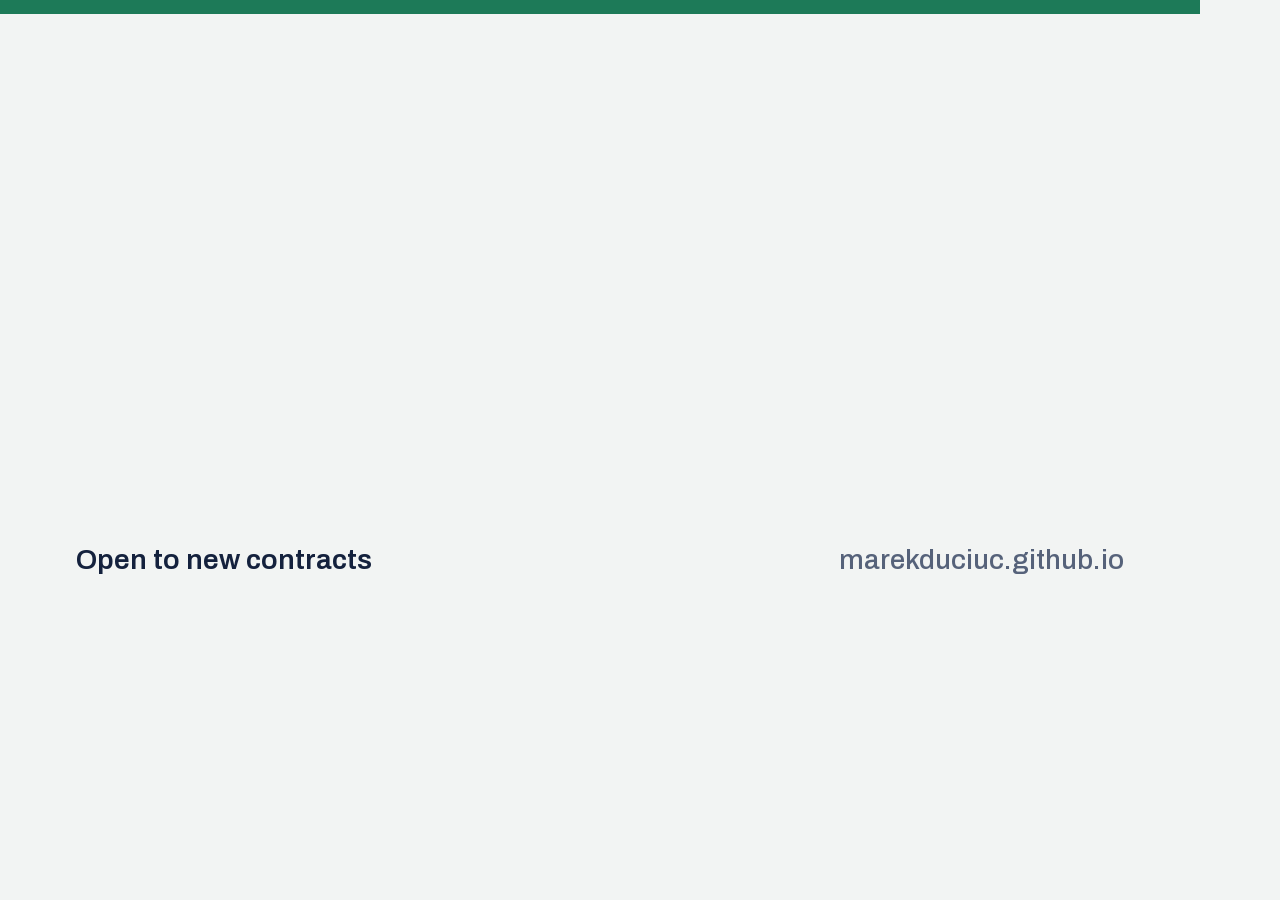
<file: tools/card.html>
<!doctype html>
<!-- Template for social preview images (1200x630) and the icon (512x512). Rendered by tools/build-assets.sh. -->
<html lang="en">
<head>
  <meta charset="utf-8">
  <meta name="robots" content="noindex">
  <title>Card template</title>
  <link rel="stylesheet" href="/assets/site.css">
  <style>
    :root { color-scheme: light; --paper: #F2F4F3; --ink: #14213D; --muted: #56627A; --signal: #1D7A58; }
    html, body { margin: 0; background: var(--paper); color: var(--ink); }
    .card { width: 1200px; height: 630px; box-sizing: border-box; padding: 64px 76px 56px; display: flex; flex-direction: column; border-top: 14px solid var(--signal); }
    .kicker { font: 600 28px/1 var(--sans); color: var(--muted); margin: 0 0 28px; }
    .title { font-family: var(--sans); font-weight: 800; letter-spacing: -0.015em; margin: 0; }
    .cv .title { font-size: 148px; font-stretch: 118%; line-height: .92; letter-spacing: -0.02em; }
    .case .title { font-size: 70px; font-stretch: 104%; line-height: 1.04; max-width: 1000px; }
    .sub { font: 400 40px/1.3 var(--serif); margin: 36px 0 0; max-width: 900px; }
    .foot { margin-top: auto; display: flex; justify-content: space-between; align-items: baseline; font: 600 28px/1 var(--sans); }
    .foot .url { color: var(--muted); font-weight: 500; }
    .icon { width: 512px; height: 512px; background: var(--ink); display: grid; place-items: center; position: relative; }
    .icon span { font: 800 250px/1 var(--sans); font-stretch: 112%; color: #F2F4F3; letter-spacing: -0.03em; transform: translateY(-14px); }
    .icon::after { content: ""; position: absolute; left: 96px; right: 96px; bottom: 92px; height: 26px; background: #5CC79A; }
  </style>
</head>
<body>
  <div id="root"></div>
  <script>
    var q = new URLSearchParams(location.search);
    var kind = q.get("kind") || "cv";
    var root = document.getElementById("root");
    function el(tag, cls, text) { var e = document.createElement(tag); if (cls) e.className = cls; if (text) e.textContent = text; return e; }
    if (kind === "icon") {
      var i = el("div", "icon"); i.appendChild(el("span", "", "MD")); root.appendChild(i);
    } else {
      var c = el("div", "card " + kind);
      if (q.get("kicker")) c.appendChild(el("p", "kicker", q.get("kicker")));
      c.appendChild(el("h1", "title", q.get("title") || ""));
      if (q.get("sub")) c.appendChild(el("p", "sub", q.get("sub")));
      var f = el("div", "foot");
      f.appendChild(el("span", "", kind === "cv" ? "Open to new contracts" : "Marek Duciuc"));
      f.appendChild(el("span", "url", "marekduciuc.github.io"));
      c.appendChild(f);
      root.appendChild(c);
    }
  </script>
</body>
</html>
</file>
<file: assets/site.css>
/* Fonts: Archivo and Source Serif 4, SIL Open Font License 1.1, self-hosted (see assets/fonts/README.md). */
@font-face {
  font-family: "Archivo"; font-style: normal; font-weight: 100 900; font-stretch: 62% 125%; font-display: swap;
  src: url(/assets/fonts/archivo-latin.woff2) format("woff2");
  unicode-range: U+0000-00FF, U+0131, U+0152-0153, U+02BB-02BC, U+02C6, U+02DA, U+02DC, U+0304, U+0308, U+0329, U+2000-206F, U+20AC, U+2122, U+2191, U+2193, U+2212, U+2215, U+FEFF, U+FFFD;
}
@font-face {
  font-family: "Archivo"; font-style: normal; font-weight: 100 900; font-stretch: 62% 125%; font-display: swap;
  src: url(/assets/fonts/archivo-latin-ext.woff2) format("woff2");
  unicode-range: U+0100-02BA, U+02BD-02C5, U+02C7-02CC, U+02CE-02D7, U+02DD-02FF, U+1D00-1DBF, U+1E00-1E9F, U+1EF2-1EFF, U+2020, U+20A0-20AB, U+20AD-20C4, U+2113, U+2C60-2C7F, U+A720-A7FF;
}
@font-face {
  font-family: "Source Serif 4"; font-style: normal; font-weight: 200 900; font-display: swap;
  src: url(/assets/fonts/source-serif-4-latin.woff2) format("woff2");
  unicode-range: U+0000-00FF, U+0131, U+0152-0153, U+02BB-02BC, U+02C6, U+02DA, U+02DC, U+0304, U+0308, U+0329, U+2000-206F, U+20AC, U+2122, U+2191, U+2193, U+2212, U+2215, U+FEFF, U+FFFD;
}
@font-face {
  font-family: "Source Serif 4"; font-style: normal; font-weight: 200 900; font-display: swap;
  src: url(/assets/fonts/source-serif-4-latin-ext.woff2) format("woff2");
  unicode-range: U+0100-02BA, U+02BD-02C5, U+02C7-02CC, U+02CE-02D7, U+02DD-02FF, U+1D00-1DBF, U+1E00-1E9F, U+1EF2-1EFF, U+2020, U+20A0-20AB, U+20AD-20C4, U+2113, U+2C60-2C7F, U+A720-A7FF;
}

:root {
  --paper: #F2F4F3;
  --surface: #FFFFFF;
  --ink: #14213D;
  --muted: #56627A;
  --rule: #CBD3D0;
  --signal: #1D7A58;
  --signal-soft: #DCEFE5;

  --sans: "Archivo", system-ui, sans-serif;
  --serif: "Source Serif 4", Georgia, serif;
  --measure: 42rem;
  --gutter: clamp(1rem, 4vw, 3rem);
  color-scheme: light;
}
@media (prefers-color-scheme: dark) {
  :root {
    --paper: #0E1726;
    --surface: #142036;
    --ink: #E3E8F0;
    --muted: #9AA6BA;
    --rule: #2A3850;
    --signal: #5CC79A;
    --signal-soft: #15362C;
    color-scheme: dark;
  }
}

* { box-sizing: border-box; }
html { -webkit-text-size-adjust: 100%; }
body {
  margin: 0;
  background: var(--paper);
  color: var(--ink);
  font: 400 1.125rem/1.7 var(--serif);
  font-optical-sizing: auto;
}
a { color: inherit; text-decoration-color: var(--signal); text-decoration-thickness: 2px; text-underline-offset: .2em; }
a:hover { color: var(--signal); }
:focus-visible { outline: 3px solid var(--signal); outline-offset: 3px; border-radius: 2px; }

h1, h2, h3, h4, .sans { font-family: var(--sans); font-weight: 700; line-height: 1.2; }
h2 { font-size: 1.5rem; font-stretch: 100%; margin: 0 0 1.25rem; }
h3 { font-size: 1.2rem; margin: 0 0 .35rem; }
h4 { font-size: 1rem; margin: 1.25rem 0 .25rem; }
p { margin: 0 0 1rem; }
ul { margin: 0 0 1rem; padding-left: 1.2rem; }
li { margin: .3rem 0; }
li::marker { color: var(--muted); }

.wrap { max-width: 88rem; margin: 0 auto; padding: 0 var(--gutter); }

/* ---------- Header (CV) ---------- */
.masthead { padding: clamp(2.5rem, 6vw, 5rem) 0 clamp(2rem, 4vw, 3.5rem); border-bottom: 1px solid var(--rule); }
.masthead h1 {
  font-size: clamp(3rem, 8.5vw, 7.5rem);
  font-weight: 800; font-stretch: 118%;
  letter-spacing: -0.02em; line-height: .92;
  margin: 0 0 clamp(1.5rem, 3vw, 2.5rem);
}
.masthead-row { display: grid; gap: 2rem; }
.masthead-main { display: flex; flex-direction: column; justify-content: space-between; gap: 1.75rem; }
.offer { font-size: clamp(1.35rem, 2.4vw, 2.1rem); line-height: 1.35; max-width: 34ch; margin: 0; }

.status {
  background: var(--signal-soft);
  border-left: 4px solid var(--signal);
  padding: 1.25rem 1.5rem;
  font-family: var(--sans); font-size: 1rem; line-height: 1.5;
}
.status strong { display: flex; align-items: center; gap: .5rem; font-size: 1.15rem; margin-bottom: .35rem; }
.status strong::before { content: ""; width: .65rem; height: .65rem; border-radius: 50%; background: var(--signal); }
.status p { margin: 0; }
.links { display: flex; flex-wrap: wrap; gap: .5rem 1.25rem; list-style: none; padding: 0; margin: 0; font-family: var(--sans); font-weight: 600; }
.links li { margin: 0; }
.masthead-contact { gap: .5rem 2rem; font-size: 1.1rem; font-variant-numeric: tabular-nums; }

/* ---------- Two-column body (CV) ---------- */
.layout { display: grid; gap: 3.5rem; padding-block: clamp(2.5rem, 5vw, 4rem); }
.layout > main > section + section { margin-top: clamp(3rem, 5vw, 4.5rem); }
.prose { max-width: var(--measure); }
.lede { font-size: clamp(1.2rem, 1.6vw, 1.4rem); line-height: 1.6; }
.prose.wide { max-width: 50rem; }

/* Case study teasers */
.teasers { display: grid; gap: 1.5rem; }
.teaser { background: var(--surface); border: 1px solid var(--rule); border-top: 4px solid var(--ink); padding: 1.5rem 1.75rem 1.75rem; }
.teaser h3 { font-size: 1.4rem; font-stretch: 95%; margin-bottom: .75rem; }
.teaser h3 a { text-decoration: none; }
.teaser h3 a:hover { text-decoration: underline; text-decoration-color: var(--signal); }
.teaser p { color: var(--muted); }
.teaser .facts { font-family: var(--sans); font-size: .95rem; list-style: none; padding: 0; margin: 0; border-top: 1px solid var(--rule); }
.more { font-family: var(--sans); font-weight: 600; margin: 1.25rem 0 0; }
.list-page { max-width: 64rem; padding-bottom: clamp(2.5rem, 5vw, 4rem); }
.teaser .facts li { padding: .5rem 0; border-bottom: 1px solid var(--rule); margin: 0; }

/* Career timeline */
.timeline { list-style: none; padding: 0; margin: 0; }
.job { display: grid; gap: .25rem 2rem; padding: 0 0 2.25rem; margin: 0; }
.job-when { font-family: var(--sans); color: var(--muted); }
.job-when .years { display: block; font-size: 1.6rem; font-weight: 700; font-stretch: 72%; line-height: 1.1; color: var(--ink); font-variant-numeric: tabular-nums; }
.job-when .months { font-size: .9rem; }
.job-body { max-width: var(--measure); border-left: 2px solid var(--rule); padding-left: 1.5rem; }
.job.featured .job-body { border-left-color: var(--signal); }
.job-body h3 { font-size: 1.25rem; }
.job-body .org { font-family: var(--sans); color: var(--muted); font-size: .95rem; margin: 0 0 .75rem; }
.job-body .tags { font-family: var(--sans); color: var(--muted); font-size: .9rem; }
.job-body p:last-child, .job-body ul:last-child { margin-bottom: 0; }
.groups { display: grid; gap: 0 2.5rem; }
.groups ul { font-size: 1.05rem; }
.job.featured .job-body { max-width: none; }
.job.featured .job-body > p, .job.featured .job-body > ul { max-width: var(--measure); }

/* How I can help */
.offers { display: grid; gap: 2rem 3rem; }
.offer-block { border-top: 3px solid var(--ink); padding-top: 1rem; }
.offer-block h3 { font-size: 1.3rem; margin-bottom: .4rem; }
.offer-lead { font-family: var(--sans); color: var(--muted); font-size: 1rem; margin-bottom: .9rem; }
.offer-block ul { font-size: 1.05rem; }
.offer-out { font-weight: 600; margin: 0; }

/* Earlier experience, collapsed */
.earlier { margin-top: .25rem; }
.earlier summary {
  cursor: pointer; font-family: var(--sans); font-weight: 650; font-size: 1.05rem;
  padding: .6rem 0; list-style: none; display: inline-flex; align-items: center; gap: .6rem;
}
.earlier summary::-webkit-details-marker { display: none; }
.earlier summary::before { content: "+"; display: inline-grid; place-items: center; width: 1.5rem; height: 1.5rem; border: 2px solid var(--ink); border-radius: 50%; font-size: 1rem; line-height: 1; }
.earlier[open] summary::before { content: "−"; }
.earlier summary:hover { color: var(--signal); }
.earlier > .timeline { margin-top: 1.5rem; }

/* Side column */
.side { font-family: var(--sans); font-size: 1rem; line-height: 1.55; }
.side section + section { margin-top: 2.5rem; }
.side h2 { font-size: 1.2rem; padding-bottom: .5rem; border-bottom: 2px solid var(--ink); margin-bottom: 1rem; }
.side dl { margin: 0; }
.side dt { font-weight: 700; margin-top: 1rem; }
.side dt:first-child { margin-top: 0; }
.side dd { margin: .15rem 0 0; color: var(--muted); }
.side ul { list-style: none; padding: 0; }
.side li { margin: .5rem 0; }

/* ---------- Case study pages ---------- */
.crumbs { font-family: var(--sans); font-size: .95rem; padding: 1.5rem 0 0; color: var(--muted); }
.crumbs ol { list-style: none; display: flex; flex-wrap: wrap; gap: .5rem; padding: 0; margin: 0; }
.crumbs li { margin: 0; }
.crumbs li + li::before { content: "/"; margin-right: .5rem; color: var(--rule); }
.case-head { padding: clamp(2rem, 5vw, 4rem) 0 2rem; }
.case-head h1 { font-size: clamp(2.25rem, 4.6vw, 4rem); font-weight: 800; font-stretch: 105%; letter-spacing: -0.015em; line-height: 1.02; max-width: 22ch; margin: 0 0 1.25rem; }
.case-head .deck { font-size: clamp(1.2rem, 1.8vw, 1.4rem); line-height: 1.5; color: var(--muted); max-width: 46ch; margin: 0; }

.facts-band {
  display: grid;
  grid-template-columns: repeat(auto-fit, minmax(10.5rem, 1fr));
  gap: 1.75rem clamp(1.25rem, 2.5vw, 2.5rem);
  margin: 0 0 .5rem;
}
.facts-band div { border-top: 3px solid var(--ink); padding-top: .9rem; display: grid; grid-row: span 2; grid-template-rows: subgrid; row-gap: .45rem; align-content: start; }
.facts-band dt { align-self: end; font-family: var(--sans); font-size: 1.65rem; font-weight: 700; font-stretch: 80%; line-height: 1.1; font-variant-numeric: tabular-nums; }
.facts-band dd { margin: 0; font-family: var(--sans); font-size: .95rem; line-height: 1.45; color: var(--muted); max-width: 22ch; }

.case-layout { display: grid; gap: 3rem; padding-block: clamp(2.5rem, 5vw, 4rem); }
.case-aside { font-family: var(--sans); font-size: .98rem; line-height: 1.5; }
.case-aside dl { margin: 0 0 2rem; }
.case-aside dt { color: var(--muted); font-size: .9rem; margin-top: .9rem; }
.case-aside dt:first-child { margin-top: 0; }
.case-aside dd { margin: .1rem 0 0; font-weight: 600; }
.case-aside nav h2 { font-size: 1rem; margin-bottom: .5rem; }
.case-aside nav ol { list-style: none; padding: 0; margin: 0; border-left: 2px solid var(--rule); }
.case-aside nav li { margin: 0; }
.case-aside nav a { display: block; padding: .3rem 0 .3rem 1rem; text-decoration: none; color: var(--muted); }
.case-aside nav a:hover { color: var(--ink); box-shadow: inset 2px 0 0 var(--signal); margin-left: -2px; padding-left: calc(1rem + 2px); }

.article { max-width: var(--measure); }
.article h2 { font-size: 1.6rem; margin: 3rem 0 1rem; scroll-margin-top: 1.5rem; }
.article > h2:first-child { margin-top: 0; }
.article h3 { margin-top: 1.75rem; }
.article strong { font-weight: 650; }
.note { background: var(--surface); border-left: 4px solid var(--signal); padding: 1.25rem 1.5rem; }

/* ---------- Footer ---------- */
.site-foot { border-top: 1px solid var(--rule); padding: 2rem 0 3rem; font-family: var(--sans); font-size: 1rem; color: var(--muted); }
.site-foot .wrap { display: flex; flex-wrap: wrap; justify-content: space-between; gap: 1rem 2rem; }
.site-foot p { margin: 0; max-width: 60ch; }

/* ---------- Breakpoints ---------- */
@media (min-width: 46rem) {
  .offers { grid-template-columns: repeat(2, minmax(0, 1fr)); }
  .masthead-row { grid-template-columns: minmax(0, 1fr) minmax(18rem, 24rem); gap: 3rem; }
  .job { grid-template-columns: 8.5rem minmax(0, 1fr); }
  .job-when { text-align: right; padding-top: .1rem; }
}
/* Case study teasers. Home page: three across on wide screens, otherwise one per row with text left and
   facts right, so a card never ends up alone on its own row. List page: always one per row. */
@media (min-width: 46rem) {
  .teasers.list .teaser { display: grid; grid-template-columns: minmax(0, 1.15fr) minmax(0, 1fr); grid-template-areas: "title facts" "text facts"; column-gap: 2.5rem; align-items: start; }
  .teasers.list .teaser h3 { grid-area: title; }
  .teasers.list .teaser > p { grid-area: text; margin-bottom: 0; }
  .teasers.list .teaser .facts { grid-area: facts; }
}
@media (min-width: 46rem) and (max-width: 87.99rem) {
  .teasers:not(.list) .teaser { display: grid; grid-template-columns: minmax(0, 1.15fr) minmax(0, 1fr); grid-template-areas: "title facts" "text facts"; column-gap: 2.5rem; align-items: start; }
  .teasers:not(.list) .teaser h3 { grid-area: title; }
  .teasers:not(.list) .teaser > p { grid-area: text; margin-bottom: 0; }
  .teasers:not(.list) .teaser .facts { grid-area: facts; }
}
@media (min-width: 88rem) {
  .teasers:not(.list) { grid-template-columns: repeat(3, minmax(0, 1fr)); }
}
@media (min-width: 100rem) {
  :root { --measure: 46rem; }
  body { font-size: 1.1875rem; }
  .groups { grid-template-columns: repeat(2, minmax(0, 1fr)); }
}
@media (min-width: 68rem) {
  /* Header and body share one grid, so the availability box lines up with the side column. */
  .masthead-row, .layout { grid-template-columns: minmax(0, 1fr) 20rem; gap: clamp(3rem, 5vw, 6rem); }
  .case-layout { grid-template-columns: 16rem minmax(0, var(--measure)); gap: clamp(3rem, 6vw, 7rem); }
}
@media (max-width: 67.99rem) {
  .case-aside nav { display: none; }
}
@media (min-width: 68rem) and (min-height: 40rem) {
  .case-aside > div { position: sticky; top: 1.5rem; }
}
html { scroll-behavior: smooth; }
@media (prefers-reduced-motion: reduce) { html { scroll-behavior: auto; } }

/* ---------- Print (and the PDF CV) ----------
   Selectors repeat the screen selectors where needed, so these rules win on specificity and order. */
@media print {
  @page { size: A4; margin: 13mm 14mm 14mm; }
  :root { --paper: #fff; --surface: #fff; --ink: #14213D; --muted: #4a5568; --rule: #c9d1d9; --signal: #1D7A58; --signal-soft: #fff; --measure: none; }
  html { scroll-behavior: auto; }
  body { font-size: 9.5pt; line-height: 1.4; background: #fff; }
  a { text-decoration: none; }
  .wrap { max-width: none; padding: 0; }

  .masthead { padding: 0 0 8pt; }
  .masthead h1 { font-size: 30pt; margin: 0 0 6pt; }
  .masthead-row { display: block; }
  .masthead-main { gap: 4pt; }
  .offer { font-size: 12pt; max-width: none; }
  .masthead-contact { font-size: 9pt; gap: 2pt 12pt; }
  .masthead-contact a[download] { display: none; }
  .status { margin-top: 6pt; padding: 4pt 8pt; border: 1px solid var(--rule); border-left: 3pt solid var(--signal); font-size: 8.5pt; }
  .status strong { font-size: 9.5pt; margin-bottom: 1pt; }

  .layout { display: block; padding: 8pt 0 0; }
  .layout > main > section + section { margin-top: 10pt; }
  h2 { font-size: 12pt; margin: 0 0 5pt; break-after: avoid; }
  .prose.wide { max-width: none; }
  .lede { font-size: 9.5pt; line-height: 1.4; }
  section[aria-labelledby="help"] { display: none; }

  .teasers, .teasers:not(.list) { display: block; }
  .teasers:not(.list) .teaser, .teaser { display: block; background: none; border: 0; padding: 0; margin: 0 0 3pt; }
  .teaser h3 { font-size: 9.5pt; margin: 0; font-stretch: 100%; }
  .teaser h3 a::after { content: " – " attr(href); font-weight: 400; color: var(--muted); }
  .teaser > p, .teaser .facts, .more { display: none; }

  .job { grid-template-columns: 20mm minmax(0, 1fr); gap: 0 8pt; padding: 0 0 7pt; break-inside: avoid; }
  .job.featured { break-inside: auto; }
  .job-when { text-align: right; }
  .job-when .years { font-size: 11pt; }
  .job-when .months { font-size: 7.5pt; }
  .job-body, .job.featured .job-body { max-width: none; padding-left: 8pt; }
  .job.featured .job-body > p, .job.featured .job-body > ul { max-width: none; }
  .job-body h3 { font-size: 10.5pt; margin-bottom: 1pt; }
  .job-body h4 { font-size: 9.5pt; margin: 5pt 0 1pt; }
  .job-body .org { font-size: 8.5pt; margin-bottom: 3pt; }
  .job-body .tags { font-size: 8pt; }
  .job-body p { margin-bottom: 3pt; }
  .job-body ul, .groups ul { font-size: 9pt; margin-bottom: 3pt; }
  li { margin: 1pt 0; }
  .job-body p a { display: none; }
  .groups { grid-template-columns: 1fr 1fr; gap: 0 12pt; }
  .earlier { display: none; }

  .side { margin-top: 10pt; display: grid; grid-template-columns: 2fr 1fr 1.2fr; gap: 0 14pt; font-size: 8.5pt; line-height: 1.4; break-inside: avoid; }
  .side section + section { margin-top: 0; }
  .side h2 { font-size: 10.5pt; padding-bottom: 3pt; margin-bottom: 5pt; }
  .side dt { margin-top: 4pt; }
  .side section[aria-labelledby="open-source"] { display: none; }
  .site-foot { display: none; }
}
</file>
